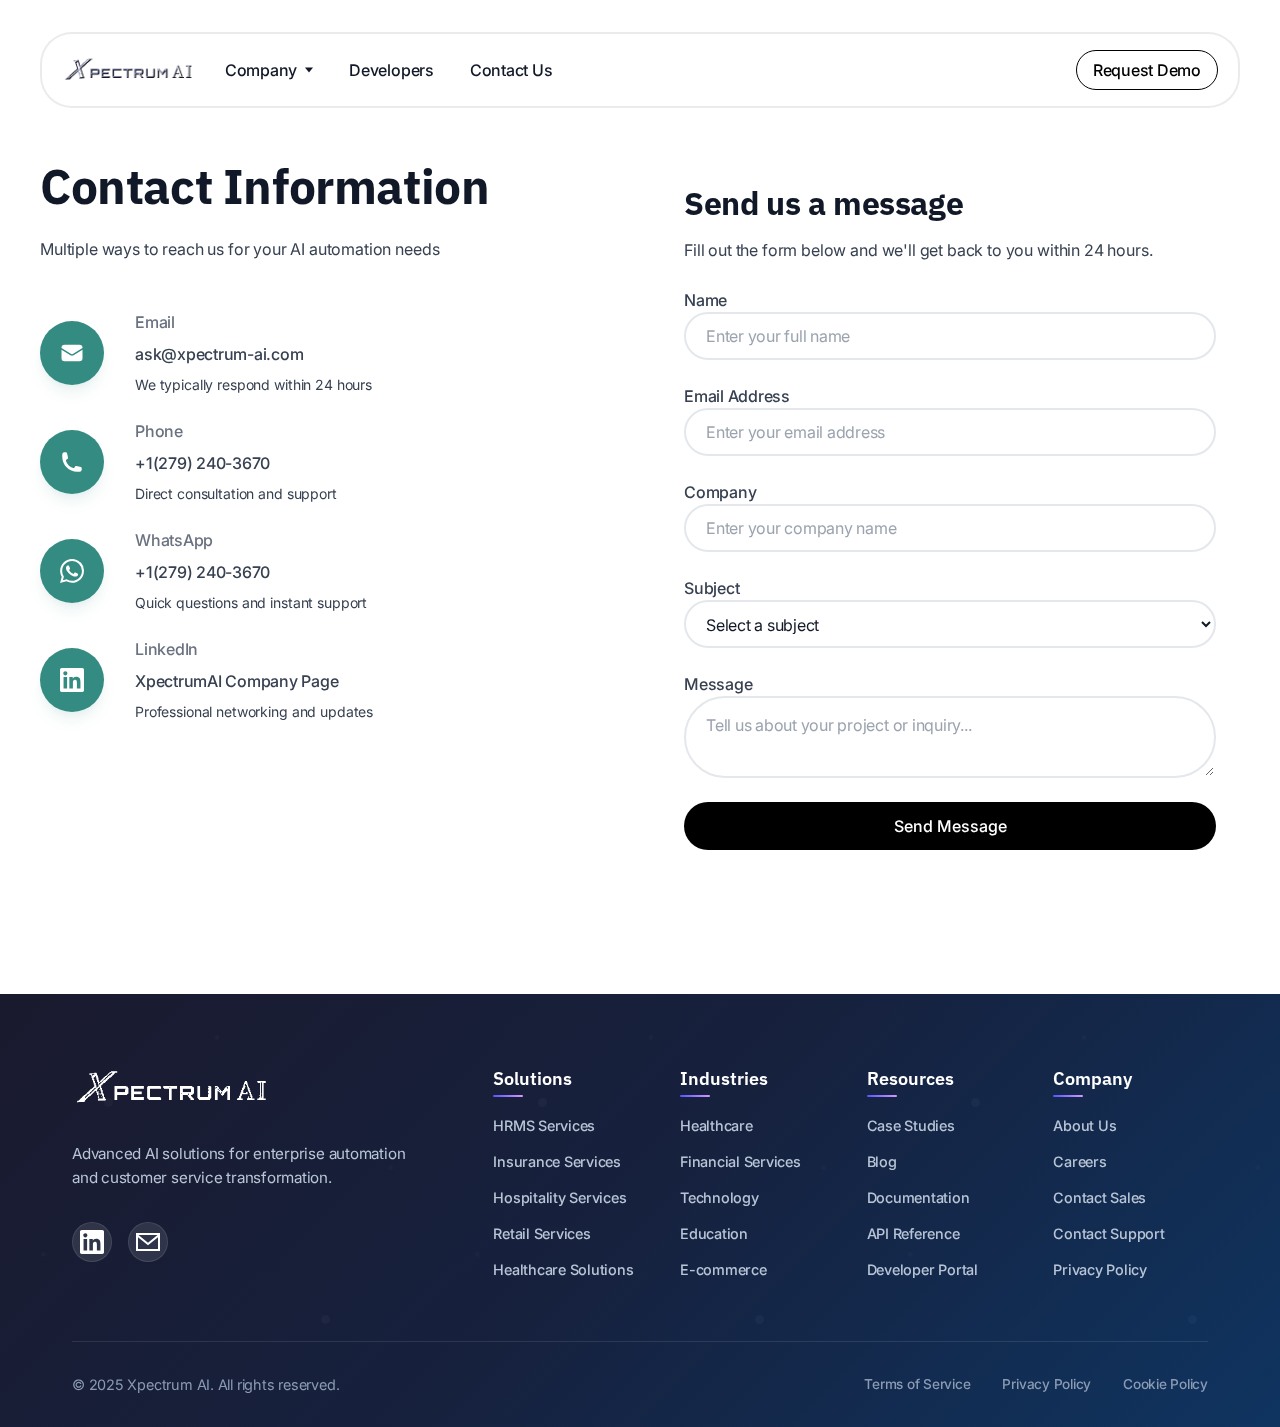
<file: contact.html>
<!DOCTYPE html>
<html lang="en">
<head>
    <meta charset="utf-8">
    <title>Contact Us - XpectrumAI</title>
    <meta content="Get in touch with XpectrumAI. Contact our team for AI agent solutions, support, and partnership opportunities." name="description">
    <meta content="width=device-width, initial-scale=1" name="viewport">
    
    <!-- Stylesheets -->
    <link href="assets/css/ego-isocloud-tmpl.webflow.13e65eb96.min.css" rel="stylesheet" type="text/css">
    
    <!-- Google Fonts -->
    <link href="https://fonts.googleapis.com" rel="preconnect">
    <link href="https://fonts.gstatic.com" rel="preconnect" crossorigin="anonymous">
    
    <!-- Favicons -->
    <link href="assets/images/xpectrumLogo.png" rel="shortcut icon" type="image/x-icon">
    <link href="assets/images/xpectrumLogo.png" rel="apple-touch-icon">
    
    <!-- Scripts -->
    <script src="assets/js/webfont.js" type="text/javascript"></script>
    <script type="text/javascript">
        WebFont.load({
            google: {
                families: ["IBM Plex Sans:regular,700,700italic", "Inter:regular,500,700"]
            }
        });
    </script>
    <script type="text/javascript">
        !function(o,c){
            var n=c.documentElement,t=" w-mod-";
            n.className+=t+"js",
            ("ontouchstart"in o||o.DocumentTouch&&c instanceof DocumentTouch)&&(n.className+=t+"touch")
        }(window,document);
    </script>
    
    <!-- Custom CSS for Dropdown -->
    <style>
        .w-dropdown-list {
            display: none;
            position: absolute;
            top: 100%;
            left: 0;
            z-index: 1000;
            background: white;
            border-radius: 8px;
            box-shadow: 0 10px 30px rgba(0,0,0,0.1);
            min-width: 300px;
            padding: 20px;
        }
        
        .w-dropdown.w--open .w-dropdown-list {
            display: block !important;
        }
        
        .company-grid {
            display: grid;
            grid-template-columns: repeat(4, 1fr);
            gap: 25px;
            max-width: 800px;
        }
        
        /* Improved Typography for Paragraphs */
        .body-text-l, .body-text-m, .body-text-s {
            font-family: 'Inter', -apple-system, BlinkMacSystemFont, 'Segoe UI', Roboto, Oxygen, Ubuntu, Cantarell, sans-serif !important;
            font-weight: 400 !important;
            line-height: 1.6 !important;
            letter-spacing: -0.01em !important;
            color: #374151 !important;
        }

        .body-text-l {
            font-size: 1.125rem !important;
            line-height: 1.7 !important;
        }

        .body-text-m {
            font-size: 1rem !important;
            line-height: 1.6 !important;
        }

        .body-text-s {
            font-size: 0.875rem !important;
            line-height: 1.5 !important;
        }
        
        .dropdown-service {
            padding: 20px;
            border-radius: 8px;
            transition: all 0.3s ease;
            text-decoration: none;
            color: inherit;
            min-width: 0;
            max-width: 180px;
        }
        
        .dropdown-service {
            padding: 10px;
            border-radius: 8px;
            transition: all 0.3s ease;
            text-decoration: none;
            color: inherit;
            min-width: 0;
        }
        
        .dropdown-service .g-stack-xl {
            gap: 8px;
        }
        
        .dropdown-service .headline.xxs {
            font-size: 16px;
            line-height: 1.2;
        }
        
        .dropdown-service .body-text-s {
            font-size: 14px;
            line-height: 1.3;
        }
        
        .navigation-dropdown-icon {
            width: 24px;
            height: 24px;
        }
        
        /* Mobile Responsive Dropdown */
        @media (max-width: 768px) {
            .company-grid {
                grid-template-columns: repeat(2, 1fr);
                gap: 10px;
                max-width: 100%;
            }
            
            .dropdown-service {
                max-width: none;
                padding: 12px 8px;
            }
            
            .dropdown-service .headline.xxs {
                font-size: 13px;
            }
            
            .dropdown-service .body-text-s {
                font-size: 11px;
                line-height: 1.2;
            }
            
            .navigation-dropdown-icon {
                width: 18px;
                height: 18px;
            }
            
            .w-dropdown-list {
                min-width: 280px;
                max-width: 320px;
            }
        }
        
        @media (max-width: 480px) {
            .company-grid {
                grid-template-columns: 1fr;
                gap: 8px;
            }
            
            .dropdown-service {
                padding: 10px 8px;
            }
        }
        
        /* Perfect Footer Styles */
        .footer-section {
            background: linear-gradient(135deg, #1a1a2e 0%, #16213e 50%, #0f3460 100%);
            color: #ffffff;
            padding: 4rem 0 2rem 0;
            position: relative;
            overflow: hidden;
        }
        
        .footer-section::before {
            content: '';
            position: absolute;
            top: 0;
            left: 0;
            right: 0;
            bottom: 0;
            background: url('data:image/svg+xml,<svg xmlns="http://www.w3.org/2000/svg" viewBox="0 0 100 100"><defs><pattern id="grain" width="100" height="100" patternUnits="userSpaceOnUse"><circle cx="25" cy="25" r="1" fill="rgba(255,255,255,0.03)"/><circle cx="75" cy="75" r="1" fill="rgba(255,255,255,0.03)"/><circle cx="50" cy="10" r="0.5" fill="rgba(255,255,255,0.02)"/><circle cx="10" cy="60" r="0.5" fill="rgba(255,255,255,0.02)"/><circle cx="90" cy="40" r="0.5" fill="rgba(255,255,255,0.02)"/></pattern></defs><rect width="100" height="100" fill="url(%23grain)"/></svg>');
            pointer-events: none;
        }
        
        .footer-container {
            max-width: 1200px;
            margin: 0 auto;
            padding: 0 2rem;
            position: relative;
            z-index: 1;
        }
        
        .footer-main {
            display: grid;
            grid-template-columns: 1fr 2fr;
            gap: 4rem;
            margin-bottom: 3rem;
        }
        
        .footer-company-info {
            max-width: 350px;
        }
        
        .footer-logo {
            margin-bottom: 1.5rem;
        }
        
        .footer-logo-img {
            max-height: 60px;
            width: auto;
            filter: brightness(0) invert(1);
        }
        
        .footer-description {
            color: #b8c5d6;
            line-height: 1.6;
            margin-bottom: 2rem;
            font-size: 0.95rem;
        }
        
        .footer-social {
            display: flex;
            gap: 1rem;
        }
        
        .social-link {
            display: flex;
            align-items: center;
            justify-content: center;
            width: 40px;
            height: 40px;
            background: rgba(255, 255, 255, 0.1);
            border-radius: 50%;
            color: #ffffff;
            text-decoration: none;
            transition: all 0.3s ease;
            backdrop-filter: blur(10px);
            border: 1px solid rgba(255, 255, 255, 0.1);
        }
        
        .social-link:hover {
            background: rgba(255, 255, 255, 0.2);
            transform: translateY(-2px);
            box-shadow: 0 8px 25px rgba(0, 0, 0, 0.3);
        }
        
        .footer-links {
            display: grid;
            grid-template-columns: repeat(4, 1fr);
            gap: 2rem;
        }
        
        .footer-column-title {
            color: #ffffff;
            font-size: 1.1rem;
            font-weight: 600;
            margin-bottom: 1.5rem;
            position: relative;
        }
        
        .footer-column-title::after {
            content: '';
            position: absolute;
            bottom: -0.5rem;
            left: 0;
            width: 30px;
            height: 2px;
            background: linear-gradient(90deg, #5754ff, #d499fe);
            border-radius: 1px;
        }
        
        .footer-links-list {
            list-style: none;
            padding: 0;
            margin: 0;
        }
        
        .footer-links-list li {
            margin-bottom: 0.75rem;
        }
        
        .footer-link {
            color: #b8c5d6;
            text-decoration: none;
            font-size: 0.9rem;
            transition: all 0.3s ease;
            position: relative;
            padding-left: 0;
        }
        
        .footer-link::before {
            content: '';
            position: absolute;
            left: 0;
            top: 50%;
            width: 0;
            height: 1px;
            background: linear-gradient(90deg, #5754ff, #d499fe);
            transition: width 0.3s ease;
            transform: translateY(-50%);
        }
        
        .footer-link:hover {
            color: #ffffff;
            padding-left: 1rem;
        }
        
        .footer-link:hover::before {
            width: 0.75rem;
        }
        
        .footer-bottom {
            border-top: 1px solid rgba(255, 255, 255, 0.1);
            padding-top: 2rem;
        }
        
        .footer-bottom-content {
            display: flex;
            justify-content: space-between;
            align-items: center;
            flex-wrap: wrap;
            gap: 1rem;
        }
        
        .footer-copyright {
            color: #8b9bb4;
            font-size: 0.9rem;
            margin: 0;
        }
        
        .footer-legal {
            display: flex;
            gap: 2rem;
        }
        
        .footer-legal-link {
            color: #8b9bb4;
            text-decoration: none;
            font-size: 0.85rem;
            transition: color 0.3s ease;
        }
        
        .footer-legal-link:hover {
            color: #ffffff;
        }
        
        /* Responsive Design */
        @media (max-width: 1024px) {
            .footer-main {
                grid-template-columns: 1fr;
                gap: 3rem;
            }
            
            .footer-company-info {
                max-width: 100%;
                text-align: center;
            }
            
            .footer-social {
                justify-content: center;
            }
        }
        
        @media (max-width: 768px) {
            .footer-section {
                padding: 3rem 0 1.5rem 0;
            }
            
            .footer-container {
                padding: 0 1rem;
            }
            
            .footer-links {
                grid-template-columns: repeat(2, 1fr);
                gap: 2rem;
            }
            
            .footer-bottom-content {
                flex-direction: column;
                text-align: center;
            }
            
            .footer-legal {
                justify-content: center;
            }
        }
        
                @media (max-width: 480px) {
            .footer-links {
                grid-template-columns: 1fr;
                gap: 2rem;
            }
            
            .footer-legal {
                flex-direction: column;
                gap: 0.5rem;
            }
        }
        
        .dropdown-service:hover {
            background: #f8f9fa;
            transform: translateY(-2px);
        }
    </style>
</head>

<body>
    <!-- Main Page Wrapper -->
    <div class="page-wrapper">
        
        <!-- Navigation Section -->
        <div class="navbar-wrapper">
            <div data-animation="default" data-collapse="medium" data-duration="400" data-easing="ease" data-easing2="ease" role="banner" class="navbar w-nav">
                <div class="row navbar-full-bleed">
                    <div class="nav-container">
                        <a href="/" aria-label="XpectrumAI" class="logotype w-nav-brand">
                            <div class="logotype w-embed">
                                <img src="assets/images/xpectrumai.png" alt="XpectrumAI Logo" width="180" height="40" style="max-height: 40px; width: auto; object-fit: contain;">
                            </div>
                        </a>
                        <nav role="navigation" class="nav-menu indent-m w-nav-menu">
                            <div class="nav-start">
                                <div class="fill-100 md-avs">
                                    <div data-hover="false" data-delay="0" class="dropdown nav w-dropdown">
                                        <div class="dropdown-link navigation w-dropdown-toggle">
                                            <div class="label-m">Company<br></div>
                                            <div class="asset offset-r w-embed">
                                                <svg xmlns="http://www.w3.org/2000/svg" width="24" height="24" fill="currentColor" viewBox="0 0 24 24">
                                                    <path fill-rule="evenodd" d="M8 9.5h8l-4 5-4-5Z" clip-rule="evenodd"></path>
                                                </svg>
                                            </div>
                                        </div>
                                        <nav class="dropdown-list navigation w-dropdown-list" id="w-dropdown-list-0" aria-labelledby="w-dropdown-toggle-0">
                                            <div class="w-layout-grid company-grid">
                                                <a href="about.html" class="service-card dropdown-service w-inline-block" tabindex="0">
                                                    <div class="g-stack-xl fill-100 md-inline">
                                                        <img alt="about icon" loading="lazy" src="assets/images/6544f2728f0eed98d9944652_About%20icon.svg" class="navigation-dropdown-icon">
                                                        <div class="g-stack-l fill-100">
                                                            <h3 class="headline xxs">About</h3>
                                                            <p class="body-text-s display-lg">Discover our mission to revolutionize business with AI agents.</p>
                                                        </div>
                                                    </div>
                                                </a>

                                                <a href="/products" class="service-card dropdown-service w-inline-block" tabindex="0">
                                                    <div class="g-stack-xl fill-100 md-inline">
                                                        <img alt="products icon" loading="lazy" src="assets/images/6544f2728f0eed98d9944652_About%20icon.svg" class="navigation-dropdown-icon">
                                                        <div class="g-stack-l fill-100">
                                                            <h3 class="headline xxs">Products</h3>
                                                            <p class="body-text-s display-lg">AI agents that work like real employees.</p>
                                                        </div>
                                                    </div>
                                                </a>
                                                <a href="http://api.xpectrum-ai.com/" target="_blank" class="service-card dropdown-service w-inline-block" tabindex="0">
                                                    <div class="g-stack-xl fill-100 md-inline">
                                                        <img alt="api icon" loading="lazy" src="assets/images/6544f2728f0eed98d9944652_About%20icon.svg" class="navigation-dropdown-icon">
                                                        <div class="g-stack-l fill-100">
                                                            <h3 class="headline xxs">API</h3>
                                                            <p class="body-text-s display-lg">Access our AI agent APIs and documentation.</p>
                                                        </div>
                                                    </div>
                                                </a>
                                            </div>
                                        </nav>
                                    </div>
                                    <a href="https://developer.xpectrum-ai.com/" target="_blank" class="nav-link label-m w-nav-link">Developers</a>
                                    <a href="/contact.html" aria-current="page" class="nav-link label-m w-nav-link w--current">Contact Us</a>
                                </div>
                            </div>
                            <div class="nav-buttons">
                                <a href="/contact.html" class="button secondary size-m navigation w-button">Request Demo</a>
                            </div>
                        </nav>
                        <div data-w-id="8f5bc5b6-d9ab-e1b5-dcfd-6fdefec6acbb" class="menu-button w-nav-button">
                            <a href="#" data-w-id="8f5bc5b6-d9ab-e1b5-dcfd-6fdefec6acbc" class="hamburger-wrapper w-inline-block">
                                <div data-w-id="8f5bc5b6-d9ab-e1b5-dcfd-6fdefec6acbd" class="burger-line"></div>
                                <div data-w-id="8f5bc5b6-d9ab-e1b5-dcfd-6fdefec6acbe" class="burger-line"></div>
                                <div data-w-id="8f5bc5b6-d9ab-e1b5-dcfd-6fdefec6acbf" class="burger-line"></div>
                            </a>
                        </div>
                    </div>
                </div>
            </div>
        </div>

        <!-- Contact Hero Section -->
        <div class="relative">

        </div>

        <!-- Contact Form Section -->
        <section class="section _2xl" style="padding-top: 120px; margin-top: 40px;">
            <div class="wrapper g-stack-3xl">
                <div class="row">
                    <div class="col lg6 md5 mdl6 sm2">
                        <div class="g-stack-2xl">
                            <div class="g-stack-xl">
                                <h2 class="headline l">Contact Information</h2>
                                <p class="body-text-m tc-neutrals-700">Multiple ways to reach us for your AI automation needs</p>
                            </div>
                            <div class="g-stack-xl">
                                <div class="g-stack-l">
                                    <div class="g-inline-l ahc">
                                        <div style="display: flex; height: 4rem; width: 4rem; flex-shrink: 0; align-items: center; justify-content: center; border-radius: 9999px; background-image: linear-gradient(135deg, #338B81, #338B81); box-shadow: 0 10px 15px -3px rgba(51, 139, 129, 0.1), 0 4px 6px -2px rgba(51, 139, 129, 0.05); transition-property: all; transition-timing-function: cubic-bezier(0.4, 0, 0.2, 1); transition-duration: 300ms; margin-right: 15px;">
                                            <svg xmlns="http://www.w3.org/2000/svg" width="24" height="24" fill="white" viewBox="0 0 24 24">
                                                <path d="M1.5 8.67v8.58a3 3 0 0 0 3 3h15a3 3 0 0 0 3-3V8.67l-8.928 5.493a3 3 0 0 1-3.144 0L1.5 8.67Z"/>
                                                <path d="M22.5 6.908V6.75a3 3 0 0 0-3-3h-15a3 3 0 0 0-3 3v.158l9.714 5.978a1.5 1.5 0 0 0 1.572 0L22.5 6.908Z"/>
                                            </svg>
                                        </div>
                                        <div class="g-stack-s">
                                            <p class="label-m">Email</p>
                                            <a href="mailto:ask@xpectrum-ai.com" class="link dark">ask@xpectrum-ai.com</a>
                                            <p class="body-text-s tc-neutrals-500">We typically respond within 24 hours</p>
                                        </div>
                                    </div>
                                </div>
                                <div class="g-stack-l">
                                    <div class="g-inline-l ahc">
                                        <div style="display: flex; height: 4rem; width: 4rem; flex-shrink: 0; align-items: center; justify-content: center; border-radius: 9999px; background-image: linear-gradient(135deg, #338B81, #338B81); box-shadow: 0 10px 15px -3px rgba(51, 139, 129, 0.1), 0 4px 6px -2px rgba(51, 139, 129, 0.05); transition-property: all; transition-timing-function: cubic-bezier(0.4, 0, 0.2, 1); transition-duration: 300ms; margin-right: 15px;">
                                            <svg xmlns="http://www.w3.org/2000/svg" width="24" height="24" fill="white" viewBox="0 0 24 24">
                                                <path d="M2.25 6.75c0 8.284 6.716 15 15 15h2.25a2.25 2.25 0 0 0 2.25-2.25v-1.372c0-.516-.351-.966-.852-1.091l-4.423-1.106c-.44-.11-.902.055-1.173.417l-.97 1.293c-.282.376-.769.542-1.21.38a12.035 12.035 0 0 1-7.143-7.143c-.162-.441.004-.928.38-1.21l1.293-.97c.363-.271.527-.734.417-1.173L6.963 3.102a1.125 1.125 0 0 0-1.091-.852H4.5A2.25 2.25 0 0 0 2.25 4.5v2.25Z"/>
                                            </svg>
                                        </div>
                                        <div class="g-stack-s">
                                            <p class="label-m">Phone</p>
                                            <a href="tel:+12792403670" class="link dark">+1(279) 240-3670</a>
                                            <p class="body-text-s tc-neutrals-500">Direct consultation and support</p>
                                        </div>
                                    </div>
                                </div>
                                <div class="g-stack-l">
                                    <div class="g-inline-l ahc">
                                        <div style="display: flex; height: 4rem; width: 4rem; flex-shrink: 0; align-items: center; justify-content: center; border-radius: 9999px; background-image: linear-gradient(135deg, #338B81, #338B81); box-shadow: 0 10px 15px -3px rgba(51, 139, 129, 0.1), 0 4px 6px -2px rgba(51, 139, 129, 0.05); transition-property: all; transition-timing-function: cubic-bezier(0.4, 0, 0.2, 1); transition-duration: 300ms; margin-right: 15px;">
                                            <svg xmlns="http://www.w3.org/2000/svg" width="24" height="24" fill="white" viewBox="0 0 24 24">
                                                <path d="M17.472 14.382c-.297-.149-1.758-.867-2.03-.967-.273-.099-.471-.148-.67.15-.197.297-.767.966-.94 1.164-.173.199-.347.223-.644.075-.297-.15-1.255-.463-2.39-1.475-.883-.788-1.48-1.761-1.653-2.059-.173-.297-.018-.458.13-.606.134-.133.298-.347.446-.52.149-.174.198-.298.298-.497.099-.198.05-.371-.025-.52-.075-.149-.669-1.612-.916-2.207-.242-.579-.487-.5-.669-.51-.173-.008-.371-.01-.57-.01-.198 0-.52.074-.792.372-.272.297-1.04 1.016-1.04 2.479 0 1.462 1.065 2.875 1.213 3.074.149.198 2.096 3.2 5.077 4.487.709.306 1.262.489 1.694.625.712.227 1.36.195 1.871.118.571-.085 1.758-.719 2.006-1.413.248-.694.248-1.289.173-1.413-.074-.124-.272-.198-.57-.347m-5.421 7.403h-.004a9.87 9.87 0 01-5.031-1.378l-.361-.214-3.741.982.998-3.648-.235-.374a9.86 9.86 0 01-1.51-5.26c.001-5.45 4.436-9.884 9.888-9.884 2.64 0 5.122 1.03 6.988 2.898a9.825 9.825 0 012.893 6.994c-.003 5.45-4.437 9.884-9.885 9.884m8.413-18.297A11.815 11.815 0 0012.05 0C5.495 0 .16 5.335.157 11.892c0 2.096.547 4.142 1.588 5.945L.057 24l6.305-1.654a11.882 11.882 0 005.683 1.448h.005c6.554 0 11.89-5.335 11.893-11.893A11.821 11.821 0 0020.885 3.488"/>
                                            </svg>
                                        </div>
                                        <div class="g-stack-s">
                                            <p class="label-m">WhatsApp</p>
                                            <a href="https://wa.me/12792403670" class="link dark" target="_blank">+1(279) 240-3670</a>
                                            <p class="body-text-s tc-neutrals-500">Quick questions and instant support</p>
                                        </div>
                                    </div>
                                </div>
                                <div class="g-stack-l">
                                    <div class="g-inline-l ahc">
                                        <div style="display: flex; height: 4rem; width: 4rem; flex-shrink: 0; align-items: center; justify-content: center; border-radius: 9999px; background-image: linear-gradient(135deg, #338B81, #338B81); box-shadow: 0 10px 15px -3px rgba(51, 139, 129, 0.1), 0 4px 6px -2px rgba(51, 139, 129, 0.05); transition-property: all; transition-timing-function: cubic-bezier(0.4, 0, 0.2, 1); transition-duration: 300ms; margin-right: 15px;">
                                            <svg xmlns="http://www.w3.org/2000/svg" width="24" height="24" fill="white" viewBox="0 0 24 24">
                                                <path d="M20.447 20.452h-3.554v-5.569c0-1.328-.027-3.037-1.852-3.037-1.853 0-2.136 1.445-2.136 2.939v5.667H9.351V9h3.414v1.561h.046c.477-.9 1.637-1.85 3.37-1.85 3.601 0 4.267 2.37 4.267 5.455v6.286zM5.337 7.433c-1.144 0-2.063-.926-2.063-2.065 0-1.138.92-2.063 2.063-2.063 1.14 0 2.064.925 2.064 2.063 0 1.139-.925 2.065-2.064 2.065zm1.782 13.019H3.555V9h3.564v11.452zM22.225 0H1.771C.792 0 0 .774 0 1.729v20.542C0 23.227.792 24 1.771 24h20.451C23.2 24 24 23.227 24 22.271V1.729C24 .774 23.2 0 22.222 0h.003z"/>
                                            </svg>
                                        </div>
                                        <div class="g-stack-s">
                                            <p class="label-m">LinkedIn</p>
                                            <a href="https://www.linkedin.com/company/74917151/admin/page-posts/published/" class="link dark" target="_blank">XpectrumAI Company Page</a>
                                            <p class="body-text-s tc-neutrals-500">Professional networking and updates</p>
                                        </div>
                                    </div>
                                </div>

                            </div>
                        </div>
                    </div>
                    <div class="col lg6 md5 mdl6 sm2">
                        <div class="card corners-2xl bgc-white-100">
                            <div class="card-wrapper">
                                <div class="inset-xl">
                                    <div class="g-stack-xl">
                                        <div class="g-stack-l">
                                            <h3 class="headline m">Send us a message</h3>
                                            <p class="body-text-m tc-neutrals-700">Fill out the form below and we'll get back to you within 24 hours.</p>
                                        </div>
                                        <div class="form-block">
                                            <form id="contact-form" name="contact-form" method="post" class="g-stack-xl">
                                                <div>
                                                    <label for="Name" class="label-m">Name</label>
                                                    <input class="input size-l w-input" maxlength="256" name="Name"  placeholder="Enter your full name" type="text" id="Name" required="" autocomplete="name">
                                                </div>
                                                <div>
                                                    <label for="Email-Contact" class="label-m">Email Address</label>
                                                    <input class="input size-l w-input" maxlength="256" name="Email-Contact"  placeholder="Enter your email address" type="email" id="Email-Contact" required="" autocomplete="email">
                                                </div>
                                                <div>
                                                    <label for="Company" class="label-m">Company</label>
                                                    <input class="input size-l w-input" maxlength="256" name="Company"  placeholder="Enter your company name" type="text" id="Company" autocomplete="organization">
                                                </div>
                                                <div>
                                                    <label for="Subject" class="label-m">Subject</label>
                                                    <select class="input size-l w-select" name="Subject"  id="Subject" required="" style="width: 100%; padding: 12px 16px; font-size: 16px; line-height: 1.5; text-overflow: ellipsis; white-space: nowrap; overflow: hidden;">
                                                        <option value="" style="padding: 8px;">Select a subject</option>
                                                        <option value="General Inquiry" style="padding: 8px;">General Inquiry</option>
                                                        <option value="Product Demo" style="padding: 8px;">Product Demo</option>
                                                        <option value="Partnership" style="padding: 8px;">Partnership</option>
                                                        <option value="Support" style="padding: 8px;">Support</option>
                                                        <option value="Sales" style="padding: 8px;">Sales</option>
                                                    </select>
                                                </div>
                                                <div>
                                                    <label for="Message" class="label-m">Message</label>
                                                    <textarea class="input size-l w-input" maxlength="5000" name="Message"  placeholder="Tell us about your project or inquiry..." id="Message" required=""></textarea>
                                                </div>
                                                <input type="submit"  class="button primary-dark size-l fill-100 w-button" value="Send Message">
                                            </form>
                                            <div class="form-success-message">
                                                <div class="inset-xl corners-2xl ahc bgc-success-200">
                                                    <div class="body-text-m tc-black-64">Thank you! Your message has been sent successfully. We'll get back to you within 24 hours.</div>
                                                </div>
                                            </div>
                                            <div class="form-error-message">
                                                <div class="inset-xl corners-2xl ahc bgc-error-200">
                                                    <div class="body-text-m tc-black-64">Oops! Something went wrong while sending your message. Please try again.</div>
                                                </div>
                                            </div>
                                        </div>
                                    </div>
                                </div>
                            </div>
                        </div>
                    </div>
                </div>
            </div>
        </section>

        <!-- Perfect Footer Section -->
        <footer class="footer-section">
            <div class="footer-container">
                <!-- Main Footer Content -->
                <div class="footer-main">
                    <!-- Company Info -->
                    <div class="footer-company-info">
                        <div class="footer-logo">
                            <img src="assets/images/xpectrumai.png" alt="XpectrumAI Logo" class="footer-logo-img">
                                    </div>
                        <p class="footer-description">
                            Advanced AI solutions for enterprise automation and customer service transformation.
                        </p>
                        <div class="footer-social">
                            <a href="https://www.linkedin.com/company/74917151/admin/page-posts/published/" class="social-link" aria-label="LinkedIn" target="_blank">
                                <svg width="24" height="24" viewBox="0 0 24 24" fill="currentColor">
                                    <path d="M20.447 20.452h-3.554v-5.569c0-1.328-.027-3.037-1.852-3.037-1.853 0-2.136 1.445-2.136 2.939v5.667H9.351V9h3.414v1.561h.046c.477-.9 1.637-1.85 3.37-1.85 3.601 0 4.267 2.37 4.267 5.455v6.286zM5.337 7.433c-1.144 0-2.063-.926-2.063-2.065 0-1.138.92-2.063 2.063-2.063 1.14 0 2.064.925 2.064 2.063 0 1.139-.925 2.065-2.064 2.065zm1.782 13.019H3.555V9h3.564v11.452zM22.225 0H1.771C.792 0 0 .774 0 1.729v20.542C0 23.227.792 24 1.771 24h20.451C23.2 24 24 23.227 24 22.271V1.729C24 .774 23.2 0 22.222 0h.003z"/>
                                </svg>
                            </a>
                            <a href="mailto:ask@xpectrum-ai.com" class="social-link" aria-label="Email">
                                <svg width="24" height="24" viewBox="0 0 24 24" fill="currentColor">
                                    <path d="M0 3v18h24V3H0zm21.518 2L12 12.713 2.482 5h19.036zM2 19V7.183l10 8.104 10-8.104V19H2z"/>
                                </svg>
                            </a>
                        </div>
                    </div>

                    <!-- Footer Links -->
                    <div class="footer-links">
                        <div class="footer-column">
                            <h3 class="footer-column-title">Solutions</h3>
                            <ul class="footer-links-list">
                                <li><a href="#" class="footer-link">HRMS Services</a></li>
                                <li><a href="#" class="footer-link">Insurance Services</a></li>
                                <li><a href="#" class="footer-link">Hospitality Services</a></li>
                                <li><a href="#" class="footer-link">Retail Services</a></li>
                                <li><a href="#" class="footer-link">Healthcare Solutions</a></li>
                            </ul>
                        </div>

                        <div class="footer-column">
                            <h3 class="footer-column-title">Industries</h3>
                            <ul class="footer-links-list">
                                <li><a href="#" class="footer-link">Healthcare</a></li>
                                <li><a href="#" class="footer-link">Financial Services</a></li>
                                <li><a href="#" class="footer-link">Technology</a></li>
                                <li><a href="#" class="footer-link">Education</a></li>
                                <li><a href="#" class="footer-link">E-commerce</a></li>
                            </ul>
                        </div>

                        <div class="footer-column">
                            <h3 class="footer-column-title">Resources</h3>
                            <ul class="footer-links-list">
                                <li><a href="#" class="footer-link">Case Studies</a></li>
                                <li><a href="#" class="footer-link">Blog</a></li>
                                <li><a href="#" class="footer-link">Documentation</a></li>
                                <li><a href="#" class="footer-link">API Reference</a></li>
                                <li><a href="#" class="footer-link">Developer Portal</a></li>
                            </ul>
                        </div>

                        <div class="footer-column">
                            <h3 class="footer-column-title">Company</h3>
                            <ul class="footer-links-list">
                                <li><a href="about.html" class="footer-link">About Us</a></li>
                                <li><a href="#" class="footer-link">Careers</a></li>
                                <li><a href="contact.html" class="footer-link">Contact Sales</a></li>
                                <li><a href="#" class="footer-link">Contact Support</a></li>
                                <li><a href="#" class="footer-link">Privacy Policy</a></li>
                            </ul>
                                </div>
                    </div>
                </div>

                <!-- Footer Bottom -->
                <div class="footer-bottom">
                    <div class="footer-bottom-content">
                        <p class="footer-copyright">© 2025 Xpectrum AI. All rights reserved.</p>
                        <div class="footer-legal">
                            <a href="#" class="footer-legal-link">Terms of Service</a>
                            <a href="#" class="footer-legal-link">Privacy Policy</a>
                            <a href="#" class="footer-legal-link">Cookie Policy</a>
                        </div>
                    </div>
                </div>
            </div>
        </footer>
    </div>

    <!-- jQuery -->
    <script src="assets/js/jquery-3.5.1.min.dc5e7f18c8.js" type="text/javascript" crossorigin="anonymous"></script>
    
    <!-- Webflow Scripts -->
    <script src="assets/js/webflow.c91af5672.js" type="text/javascript"></script>
    
    <!-- Contact Form Script -->
    <script>
        $(document).ready(function() {
            // Initialize dropdown functionality
            $('.w-dropdown-toggle').on('click', function(e) {
                e.preventDefault();
                e.stopPropagation();
                var dropdown = $(this).closest('.w-dropdown');
                var dropdownList = dropdown.find('.w-dropdown-list');
                
                console.log('Dropdown clicked:', dropdown.length, dropdownList.length);
                
                // Toggle dropdown
                if (dropdown.hasClass('w--open')) {
                    dropdown.removeClass('w--open');
                    dropdownList.hide();
                } else {
                    // Close other dropdowns
                    $('.w-dropdown').removeClass('w--open');
                    $('.w-dropdown-list').hide();
                    
                    // Open this dropdown
                    dropdown.addClass('w--open');
                    dropdownList.show();
                }
            });
            
            // Close dropdown when clicking outside
            $(document).on('click', function(e) {
                if (!$(e.target).closest('.w-dropdown').length) {
                    $('.w-dropdown').removeClass('w--open');
                    $('.w-dropdown-list').slideUp(200);
                }
            });
            
            // Hide success/error messages by default
            $('.form-success-message, .form-error-message').hide();
            
            // Handle form submission
            $('#contact-form').on('submit', function(e) {
                e.preventDefault();
                
                // Get form data
                var formData = {
                    name: $('#Name').val(),
                    email: $('#Email-Contact').val(),
                    company: $('#Company').val(),
                    subject: $('#Subject').val(),
                    message: $('#Message').val()
                };
                
                // Simple validation
                if (!formData.name || !formData.email || !formData.subject || !formData.message) {
                    $('.form-error-message').show();
                    $('.form-success-message').hide();
                    return false;
                }
                
                // Show success message (in real implementation, you'd send data to server)
                $('.form-success-message').show();
                $('.form-error-message').hide();
                
                // Reset form
                $('#contact-form')[0].reset();
                
                // Hide success message after 5 seconds
                setTimeout(function() {
                    $('.form-success-message').hide();
                }, 5000);
            });
        });
    </script>
</body>
</html>
</file>
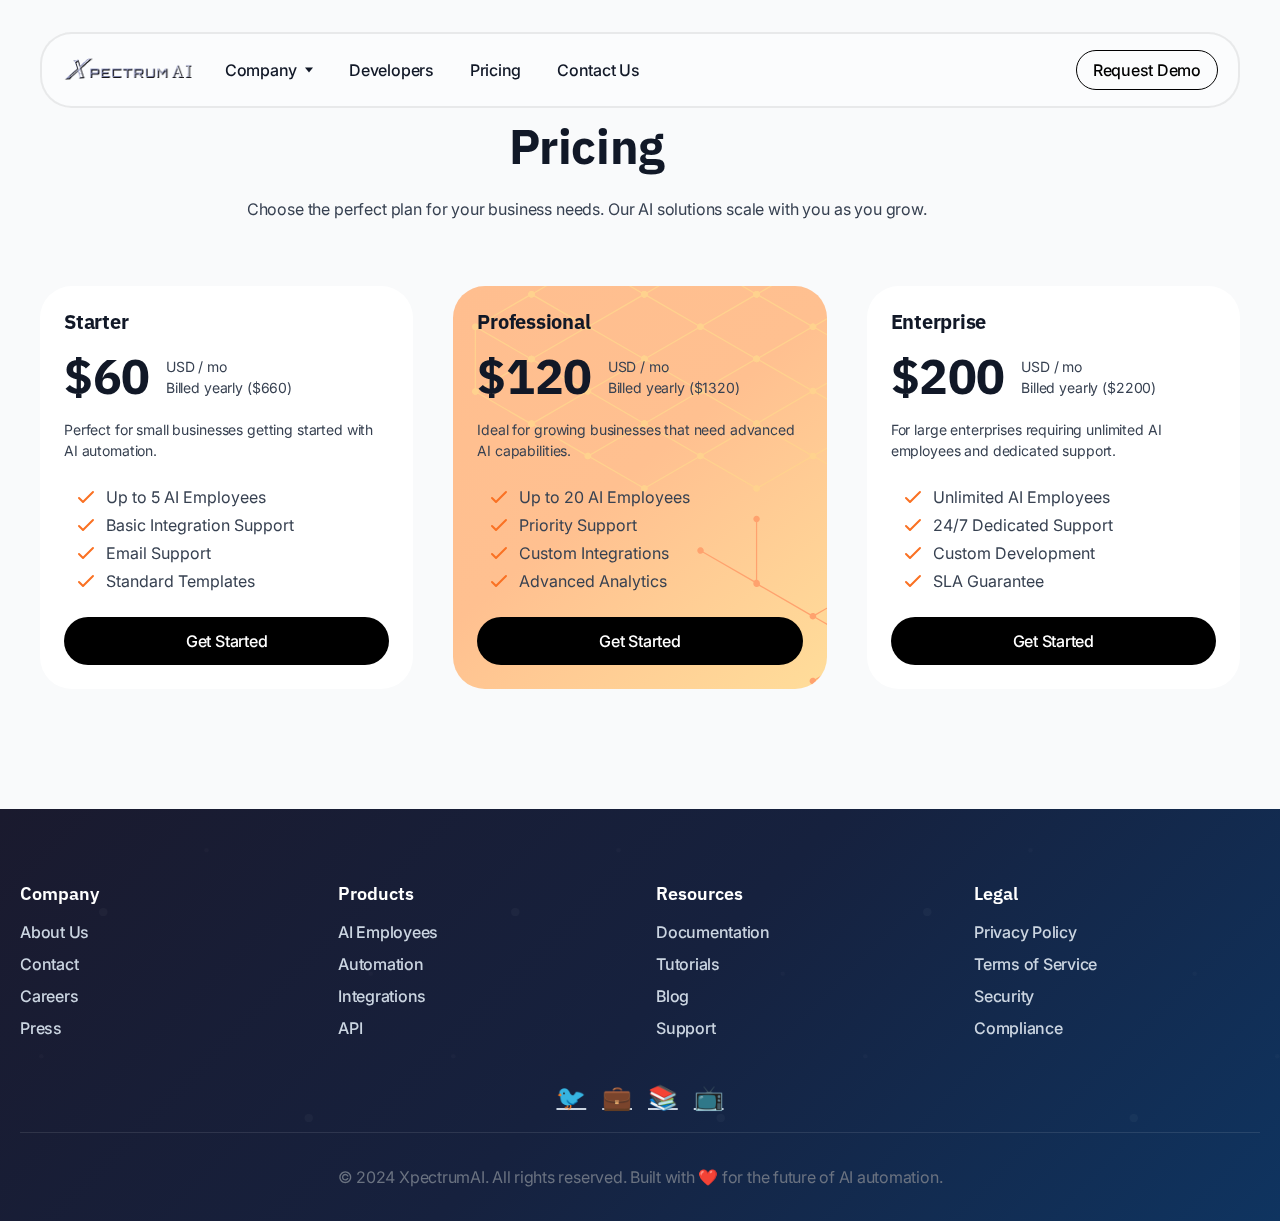
<file: pricing-backup.html>
<!DOCTYPE html>
<!-- 
    PRICING PAGE BACKUP
    This file contains the complete backup of the pricing page design and content.
    When you need to restore the pricing functionality, you can use this file.
    
    Original file: pricing.html
    Backup created: [Current Date]
    Purpose: Fallback storage for pricing page design and content
-->

<html lang="en">
<head>
    <meta charset="utf-8">
    <title>Pricing - XpectrumAI</title>
    <meta content="Get in touch with XpectrumAI. Contact our team for AI agent solutions, support, and partnership opportunities." name="description">
    <meta content="width=device-width, initial-scale=1" name="viewport">
    
    <!-- Stylesheets -->
    <link href="assets/css/ego-isocloud-tmpl.webflow.13e65eb96.min.css" rel="stylesheet" type="text/css">
    
    <!-- Google Fonts -->
    <link href="https://fonts.googleapis.com" rel="preconnect">
    <link href="https://fonts.gstatic.com" rel="preconnect" crossorigin="anonymous">
    
    <!-- Favicons -->
    <link href="assets/images/653a75f0b4c3cace3eb88008_Favicon%20%282%29.png" rel="shortcut icon" type="image/x-icon">
    
    <!-- Scripts -->
    <script src="assets/js/webfont.js" type="text/javascript"></script>
    <script type="text/javascript">
        WebFont.load({
            google: {
                families: ["IBM Plex Sans:regular,700,700italic", "Inter:regular,500,700"]
            }
        });
    </script>
    <script type="text/javascript">
        !function(o,c){
            var n=c.documentElement,t=" w-mod-";
            n.className+=t+"js",
            ("ontouchstart"in o||o.DocumentTouch&&c instanceof DocumentTouch)&&(n.className+=t+"touch")
        }(window,document);
    </script>
    
    <!-- Custom CSS for Dropdown -->
    <style>
        .w-dropdown-list {
            display: none;
            position: absolute;
            top: 100%;
            left: 0;
            z-index: 1000;
            background: white;
            border-radius: 8px;
            box-shadow: 0 10px 30px rgba(0,0,0,0.1);
            min-width: 300px;
            padding: 20px;
        }
        
        .w-dropdown-list {
            display: none;
            position: absolute;
            top: 100%;
            left: 0;
            z-index: 1000;
            background: white;
            border-radius: 8px;
            box-shadow: 0 10px 30px rgba(0,0,0,0.1);
            min-width: 500px;
            padding: 40px;
        }
        
        .w-dropdown.w--open .w-dropdown-list {
            display: block !important;
        }
        
        .company-grid {
            display: grid;
            grid-template-columns: repeat(4, 1fr);
            gap: 25px;
            max-width: 800px;
        }
        
        /* Improved Typography for Paragraphs */
        .body-text-l, .body-text-m, .body-text-s {
            font-family: 'Inter', -apple-system, BlinkMacSystemFont, 'Segoe UI', Roboto, Oxygen, Ubuntu, Cantarell, sans-serif !important;
            font-weight: 400 !important;
            line-height: 1.6 !important;
            letter-spacing: -0.01em !important;
            color: #374151 !important;
        }

        .body-text-l {
            font-size: 1.125rem !important;
            line-height: 1.7 !important;
        }

        .body-text-m {
            font-size: 1rem !important;
            line-height: 1.6 !important;
        }

        .body-text-s {
            font-size: 0.875rem !important;
            line-height: 1.5 !important;
        }
        
        .dropdown-service {
            padding: 20px;
            border-radius: 8px;
            transition: all 0.3s ease;
            text-decoration: none;
            color: inherit;
            min-width: 0;
            max-width: 180px;
        }
        
        .dropdown-service {
            padding: 10px;
            border-radius: 8px;
            transition: all 0.3s ease;
            text-decoration: none;
            color: inherit;
            min-width: 0;
        }
        
        .dropdown-service .g-stack-xl {
            gap: 8px;
        }
        
        .dropdown-service .headline.xxs {
            font-size: 16px;
            line-height: 1.2;
        }
        
        .dropdown-service .body-text-s {
            font-size: 14px;
            line-height: 1.3;
        }
        
        .navigation-dropdown-icon {
            width: 24px;
            height: 24px;
        }
        
        /* Mobile Responsive Dropdown */
        @media (max-width: 768px) {
            .company-grid {
                grid-template-columns: repeat(2, 1fr);
                gap: 10px;
                max-width: 100%;
            }
            
            .dropdown-service {
                max-width: none;
                padding: 12px 8px;
            }
            
            .dropdown-service .headline.xxs {
                font-size: 13px;
            }
            
            .dropdown-service .body-text-s {
                font-size: 11px;
                line-height: 1.2;
            }
            
            .navigation-dropdown-icon {
                width: 18px;
                height: 18px;
            }
            
            .w-dropdown-list {
                min-width: 280px;
                max-width: 320px;
            }
        }
        
        @media (max-width: 480px) {
            .company-grid {
                grid-template-columns: 1fr;
                gap: 8px;
            }
            
            .dropdown-service {
                padding: 10px 8px;
            }
        }
        
        /* Perfect Footer Styles */
        .footer-section {
            background: linear-gradient(135deg, #1a1a2e 0%, #16213e 50%, #0f3460 100%);
            color: #ffffff;
            padding: 4rem 0 2rem 0;
            position: relative;
            overflow: hidden;
        }
        
        .footer-section::before {
            content: '';
            position: absolute;
            top: 0;
            left: 0;
            right: 0;
            bottom: 0;
            background: url('data:image/svg+xml,<svg xmlns="http://www.w3.org/2000/svg" viewBox="0 0 100 100"><defs><pattern id="grain" width="100" height="100" patternUnits="userSpaceOnUse"><circle cx="25" cy="25" r="1" fill="rgba(255,255,255,0.03)"/><circle cx="75" cy="75" r="1" fill="rgba(255,255,255,0.03)"/><circle cx="50" cy="10" r="0.5" fill="rgba(255,255,255,0.02)"/><circle cx="10" cy="60" r="0.5" fill="rgba(255,255,255,0.02)"/><circle cx="90" cy="40" r="0.5" fill="rgba(255,255,255,0.02)"/></pattern></defs><rect width="100" height="100" fill="url(%23grain)"/></svg>');
            pointer-events: none;
        }
        
        .footer-content {
            position: relative;
            z-index: 1;
        }
        
        .footer-grid {
            display: grid;
            grid-template-columns: repeat(auto-fit, minmax(250px, 1fr));
            gap: 2rem;
            margin-bottom: 2rem;
        }
        
        .footer-column h3 {
            color: #ffffff;
            margin-bottom: 1rem;
            font-size: 1.1rem;
            font-weight: 600;
        }
        
        .footer-column a {
            color: #cbd5e1;
            text-decoration: none;
            display: block;
            margin-bottom: 0.5rem;
            transition: color 0.3s ease;
        }
        
        .footer-column a:hover {
            color: #ffffff;
        }
        
        .footer-bottom {
            border-top: 1px solid rgba(255, 255, 255, 0.1);
            padding-top: 2rem;
            text-align: center;
            color: #94a3b8;
        }
        
        .social-links {
            display: flex;
            gap: 1rem;
            justify-content: center;
            margin-bottom: 1rem;
        }
        
        .social-links a {
            color: #cbd5e1;
            font-size: 1.5rem;
            transition: color 0.3s ease;
        }
        
        .social-links a:hover {
            color: #ffffff;
        }
    </style>
</head>

<body>
    <!-- Main Page Wrapper -->
    <div class="page-wrapper">
        
        <!-- Header -->
        <div class="navbar-wrapper">
            <div data-animation="default" data-collapse="medium" data-duration="400" data-easing="ease" data-easing2="ease" role="banner" class="navbar w-nav">
                <div class="row navbar-full-bleed">
                    <div class="nav-container">
                        <a href="/" aria-label="XpectrumAI" class="logotype w-nav-brand">
                            <div class="logotype w-embed">
                                <img src="assets/images/xpectrumai.png" alt="XpectrumAI Logo" width="180" height="40" style="max-height: 40px; width: auto; object-fit: contain;">
                            </div>
                        </a>
                        <nav role="navigation" class="nav-menu indent-m w-nav-menu">
                            <div class="nav-start">
                                <div class="fill-100 md-avs">
                                    <div data-hover="false" data-delay="0" class="dropdown nav w-dropdown">
                                        <div class="dropdown-link navigation w-dropdown-toggle">
                                            <div class="label-m">Company<br></div>
                                            <div class="asset offset-r w-embed">
                                                <svg xmlns="http://www.w3.org/2000/svg" width="24" height="24" fill="currentColor" viewBox="0 0 24 24">
                                                    <path fill-rule="evenodd" d="M8 9.5h8l-4 5-4-5Z" clip-rule="evenodd"></path>
                                                </svg>
                                            </div>
                                        </div>
                                        <nav class="dropdown-list navigation w-dropdown-list" id="w-dropdown-list-0" aria-labelledby="w-dropdown-toggle-0">
                                            <div class="w-layout-grid company-grid">
                                                <a href="about.html" class="service-card dropdown-service w-inline-block" tabindex="0">
                                                    <div class="g-stack-xl fill-100 md-inline">
                                                        <img alt="about icon" loading="lazy" src="assets/images/6544f2728f0eed98d9944652_About%20icon.svg" class="navigation-dropdown-icon">
                                                        <div class="g-stack-l fill-100">
                                                            <h3 class="headline xxs">About</h3>
                                                            <p class="body-text-s display-lg">Discover our mission to revolutionize business with AI employees.</p>
                                                        </div>
                                                    </div>
                                                </a>
                                                <a href="/products" class="service-card dropdown-service w-inline-block" tabindex="0">
                                                    <div class="g-stack-xl fill-100 md-inline">
                                                        <img alt="products icon" loading="lazy" src="assets/images/6544f2728f0eed98d9944652_About%20icon.svg" class="navigation-dropdown-icon">
                                                        <div class="g-stack-l fill-100">
                                                            <h3 class="headline xxs">Products</h3>
                                                            <p class="body-text-s display-lg">AI employees that work like real employees.</p>
                                                        </div>
                                                    </div>
                                                </a>
                                                <a href="http://api.xpectrum-ai.com/" target="_blank" class="service-card dropdown-service w-inline-block" tabindex="0">
                                                    <div class="g-stack-xl fill-100 md-inline">
                                                        <img alt="api icon" loading="lazy" src="assets/images/6544f2728f0eed98d9944652_About%20icon.svg" class="navigation-dropdown-icon">
                                                        <div class="g-stack-l fill-100">
                                                            <h3 class="headline xxs">API</h3>
                                                            <p class="body-text-s display-lg">Access our AI agent APIs and documentation.</p>
                                                        </div>
                                                    </div>
                                                </a>
                                            </div>
                                        </nav>
                                    </div>
                                    <a href="https://developer.xpectrum-ai.com/" target="_blank" class="nav-link label-m w-nav-link">Developers</a>
                                    <a href="/pricing.html" aria-current="page" class="nav-link label-m w-nav-link w--current">Pricing</a>
                                    <a href="/contact.html" class="nav-link label-m w-nav-link">Contact Us</a>
                                </div>
                            </div>
                            <div class="nav-buttons">
                                <a href="https://www.ego-cms.com/the-store?categories=Template" target="_blank" class="button secondary size-m navigation w-button">Request Demo</a>
                            </div>
                        </nav>
                        <div data-w-id="8f5bc5b6-d9ab-e1b5-dcfd-6fdefec6acbb" class="menu-button w-nav-button">
                            <a href="#" data-w-id="8f5bc5b6-d9ab-e1b5-dcfd-6fdefec6acbc" class="hamburger-wrapper w-inline-block">
                                <div data-w-id="8f5bc5b6-d9ab-e1b5-dcfd-6fdefec6acbd" class="burger-line"></div>
                                <div data-w-id="8f5bc5b6-d9ab-e1b5-dcfd-6fdefec6acbe" class="burger-line"></div>
                                <div data-w-id="8f5bc5b6-d9ab-e1b5-dcfd-6fdefec6acbf" class="burger-line"></div>
                            </a>
                        </div>
                    </div>
                </div>
            </div>
        </div>

        <!-- Pricing Section -->
        <section id="pricing" class="section _2xl bgc-neutrals-50">
            <div class="wrapper g-stack-3xl">
                <div class="row avc">
                    <div class="col lg8 md6 mdl6 sm2">
                        <div data-w-id="e1d070cf-ba15-4d9d-06e6-9e52843937db" class="g-stack-xl avc tac">
                            <h2 class="headline l">Pricing</h2>
                            <p class="body-text-m">Choose the perfect plan for your business needs. Our AI solutions scale with you as you grow.</p>
                        </div>
                    </div>
                </div>
                <div class="row">
                    <div class="col lg4 md3 mdl6 sm2">
                        <div data-w-id="e1d070cf-ba15-4d9d-06e6-9e52843937e2" class="card corners-2xl bgc-white-100">
                            <div class="card-wrapper">
                                <div class="inset-xl">
                                    <div class="g-stack-xl">
                                        <div class="g-stack-l">
                                            <h3 class="headline xxs">Starter</h3>
                                            <div class="g-inline-l">
                                                <div class="headline l tc-neutrals-900">$60</div>
                                                <div class="avl">
                                                    <div class="body-text-s tc-neutrals-500">USD / mo</div>
                                                    <div class="body-text-s tc-neutrals-500">Billed yearly ($660)</div>
                                                </div>
                                            </div>
                                            <div class="body-text-s tc-neutrals-500">Perfect for small businesses getting started with AI automation.</div>
                                        </div>
                                        <ul role="list" class="list">
                                            <li class="list-item custom">
                                                <div class="tc-accent-orange">
                                                    <div class="asset w-embed">
                                                        <svg xmlns="http://www.w3.org/2000/svg" width="24" height="24" fill="currentColor" viewBox="0 0 24 24">
                                                            <path fill-rule="evenodd" d="M9.001 18a1 1 0 0 1-.707-.293l-4.001-4.002a1 1 0 1 1 1.414-1.414L9 15.586l9.292-9.293a1 1 0 0 1 1.414 1.414l-9.999 10A1 1 0 0 1 9 18" clip-rule="evenodd"></path>
                                                        </svg>
                                                    </div>
                                                </div>
                                                <div>Up to 5 AI Employees</div>
                                            </li>
                                            <li class="list-item custom">
                                                <div class="tc-accent-orange">
                                                    <div class="asset w-embed">
                                                        <svg xmlns="http://www.w3.org/2000/svg" width="24" height="24" fill="currentColor" viewBox="0 0 24 24">
                                                            <path fill-rule="evenodd" d="M9.001 18a1 1 0 0 1-.707-.293l-4.001-4.002a1 1 0 1 1 1.414-1.414L9 15.586l9.292-9.293a1 1 0 0 1 1.414 1.414l-9.999 10A1 1 0 0 1 9 18" clip-rule="evenodd"></path>
                                                        </svg>
                                                    </div>
                                                </div>
                                                <div>Basic Integration Support</div>
                                            </li>
                                            <li class="list-item custom">
                                                <div class="tc-accent-orange">
                                                    <div class="asset w-embed">
                                                        <svg xmlns="http://www.w3.org/2000/svg" width="24" height="24" fill="currentColor" viewBox="0 0 24 24">
                                                            <path fill-rule="evenodd" d="M9.001 18a1 1 0 0 1-.707-.293l-4.001-4.002a1 1 0 1 1 1.414-1.414L9 15.586l9.292-9.293a1 1 0 0 1 1.414 1.414l-9.999 10A1 1 0 0 1 9 18" clip-rule="evenodd"></path>
                                                        </svg>
                                                    </div>
                                                </div>
                                                <div>Email Support</div>
                                            </li>
                                            <li class="list-item custom">
                                                <div class="tc-accent-orange">
                                                    <div class="asset w-embed">
                                                        <svg xmlns="http://www.w3.org/2000/svg" width="24" height="24" fill="currentColor" viewBox="0 0 24 24">
                                                            <path fill-rule="evenodd" d="M9.001 18a1 1 0 0 1-.707-.293l-4.001-4.002a1 1 0 1 1 1.414-1.414L9 15.586l9.292-9.293a1 1 0 0 1 1.414 1.414l-9.999 10A1 1 0 0 1 9 18" clip-rule="evenodd"></path>
                                                        </svg>
                                                    </div>
                                                </div>
                                                <div>Standard Templates</div>
                                            </li>
                                        </ul>
                                        <a href="/contact.html" class="button primary-dark size-l fill-100 w-button">Get Started</a>
                                    </div>
                                </div>
                            </div>
                        </div>
                        <div class="spacer stack-xl hide-lg"></div>
                    </div>
                    <div class="col lg4 md3 mdl6 sm2">
                        <div data-w-id="e1d070cf-ba15-4d9d-06e6-9e528439380c" class="card corners-2xl cta">
                            <div class="card-wrapper">
                                <div class="inset-xl">
                                    <div class="g-stack-xl">
                                        <div class="g-stack-l">
                                            <h3 class="headline xxs">Professional</h3>
                                            <div class="g-inline-l">
                                                <div class="headline l tc-neutrals-900">$120</div>
                                                <div class="avl">
                                                    <div class="body-text-s">USD / mo</div>
                                                    <div class="body-text-s">Billed yearly ($1320)</div>
                                                </div>
                                            </div>
                                            <div class="body-text-s">Ideal for growing businesses that need advanced AI capabilities.</div>
                                        </div>
                                        <ul role="list" class="list">
                                            <li class="list-item custom">
                                                <div class="tc-accent-orange">
                                                    <div class="asset w-embed">
                                                        <svg xmlns="http://www.w3.org/2000/svg" width="24" height="24" fill="currentColor" viewBox="0 0 24 24">
                                                            <path fill-rule="evenodd" d="M9.001 18a1 1 0 0 1-.707-.293l-4.001-4.002a1 1 0 1 1 1.414-1.414L9 15.586l9.292-9.293a1 1 0 0 1 1.414 1.414l-9.999 10A1 1 0 0 1 9 18" clip-rule="evenodd"></path>
                                                        </svg>
                                                    </div>
                                                </div>
                                                <div>Up to 20 AI Employees</div>
                                            </li>
                                            <li class="list-item custom">
                                                <div class="tc-accent-orange">
                                                    <div class="asset w-embed">
                                                        <svg xmlns="http://www.w3.org/2000/svg" width="24" height="24" fill="currentColor" viewBox="0 0 24 24">
                                                            <path fill-rule="evenodd" d="M9.001 18a1 1 0 0 1-.707-.293l-4.001-4.002a1 1 0 1 1 1.414-1.414L9 15.586l9.292-9.293a1 1 0 0 1 1.414 1.414l-9.999 10A1 1 0 0 1 9 18" clip-rule="evenodd"></path>
                                                        </svg>
                                                    </div>
                                                </div>
                                                <div>Priority Support</div>
                                            </li>
                                            <li class="list-item custom">
                                                <div class="tc-accent-orange">
                                                    <div class="asset w-embed">
                                                        <svg xmlns="http://www.w3.org/2000/svg" width="24" height="24" fill="currentColor" viewBox="0 0 24 24">
                                                            <path fill-rule="evenodd" d="M9.001 18a1 1 0 0 1-.707-.293l-4.001-4.002a1 1 0 1 1 1.414-1.414L9 15.586l9.292-9.293a1 1 0 0 1 1.414 1.414l-9.999 10A1 1 0 0 1 9 18" clip-rule="evenodd"></path>
                                                        </svg>
                                                    </div>
                                                </div>
                                                <div>Custom Integrations</div>
                                            </li>
                                            <li class="list-item custom">
                                                <div class="tc-accent-orange">
                                                    <div class="asset w-embed">
                                                        <svg xmlns="http://www.w3.org/2000/svg" width="24" height="24" fill="currentColor" viewBox="0 0 24 24">
                                                            <path fill-rule="evenodd" d="M9.001 18a1 1 0 0 1-.707-.293l-4.001-4.002a1 1 0 1 1 1.414-1.414L9 15.586l9.292-9.293a1 1 0 0 1 1.414 1.414l-9.999 10A1 1 0 0 1 9 18" clip-rule="evenodd"></path>
                                                        </svg>
                                                    </div>
                                                </div>
                                                <div>Advanced Analytics</div>
                                            </li>
                                        </ul>
                                        <a href="/contact.html" class="button primary-dark size-l fill-100 w-button">Get Started</a>
                                    </div>
                                </div>
                            </div>
                        </div>
                        <div class="spacer stack-xl hide-lg"></div>
                    </div>
                    <div class="col lg4 md3 mdl6 sm2">
                        <div data-w-id="e1d070cf-ba15-4d9d-06e6-9e5284393836" class="card corners-2xl bgc-white-100">
                            <div class="card-wrapper">
                                <div class="inset-xl">
                                    <div class="g-stack-xl">
                                        <div class="g-stack-l">
                                            <h2 class="headline xxs">Enterprise</h2>
                                            <div class="g-inline-l">
                                                <div class="headline l tc-neutrals-900">$200</div>
                                                <div class="avl">
                                                    <div class="body-text-s tc-neutrals-500">USD / mo</div>
                                                    <div class="body-text-s tc-neutrals-500">Billed yearly ($2200)</div>
                                                </div>
                                            </div>
                                            <div class="body-text-s tc-neutrals-500">For large enterprises requiring unlimited AI employees and dedicated support.</div>
                                        </div>
                                        <ul role="list" class="list">
                                            <li class="list-item custom">
                                                <div class="tc-accent-orange">
                                                    <div class="asset w-embed">
                                                        <svg xmlns="http://www.w3.org/2000/svg" width="24" height="24" fill="currentColor" viewBox="0 0 24 24">
                                                            <path fill-rule="evenodd" d="M9.001 18a1 1 0 0 1-.707-.293l-4.001-4.002a1 1 0 1 1 1.414-1.414L9 15.586l9.292-9.293a1 1 0 0 1 1.414 1.414l-9.999 10A1 1 0 0 1 9 18" clip-rule="evenodd"></path>
                                                        </svg>
                                                    </div>
                                                </div>
                                                <div>Unlimited AI Employees</div>
                                            </li>
                                            <li class="list-item custom">
                                                <div class="tc-accent-orange">
                                                    <div class="asset w-embed">
                                                        <svg xmlns="http://www.w3.org/2000/svg" width="24" height="24" fill="currentColor" viewBox="0 0 24 24">
                                                            <path fill-rule="evenodd" d="M9.001 18a1 1 0 0 1-.707-.293l-4.001-4.002a1 1 0 1 1 1.414-1.414L9 15.586l9.292-9.293a1 1 0 0 1 1.414 1.414l-9.999 10A1 1 0 0 1 9 18" clip-rule="evenodd"></path>
                                                        </svg>
                                                    </div>
                                                </div>
                                                <div>24/7 Dedicated Support</div>
                                            </li>
                                            <li class="list-item custom">
                                                <div class="tc-accent-orange">
                                                    <div class="asset w-embed">
                                                        <svg xmlns="http://www.w3.org/2000/svg" width="24" height="24" fill="currentColor" viewBox="0 0 24 24">
                                                            <path fill-rule="evenodd" d="M9.001 18a1 1 0 0 1-.707-.293l-4.001-4.002a1 1 0 1 1 1.414-1.414L9 15.586l9.292-9.293a1 1 0 0 1 1.414 1.414l-9.999 10A1 1 0 0 1 9 18" clip-rule="evenodd"></path>
                                                        </svg>
                                                    </div>
                                                </div>
                                                <div>Custom Development</div>
                                            </li>
                                            <li class="list-item custom">
                                                <div class="tc-accent-orange">
                                                    <div class="asset w-embed">
                                                        <svg xmlns="http://www.w3.org/2000/svg" width="24" height="24" fill="currentColor" viewBox="0 0 24 24">
                                                            <path fill-rule="evenodd" d="M9.001 18a1 1 0 0 1-.707-.293l-4.001-4.002a1 1 0 1 1 1.414-1.414L9 15.586l9.292-9.293a1 1 0 0 1 1.414 1.414l-9.999 10A1 1 0 0 1 9 18" clip-rule="evenodd"></path>
                                                        </svg>
                                                    </div>
                                                </div>
                                                <div>SLA Guarantee</div>
                                            </li>
                                        </ul>
                                        <a href="/contact.html" class="button primary-dark size-l fill-100 w-button">Get Started</a>
                                    </div>
                                </div>
                            </div>
                        </div>
                    </div>
                </div>
            </div>
        </section>

        <!-- Footer -->
        <footer class="footer-section">
            <div class="wrapper">
                <div class="footer-content">
                    <div class="footer-grid">
                        <div class="footer-column">
                            <h3>Company</h3>
                            <a href="/about">About Us</a>
                            <a href="/contact">Contact</a>
                            <a href="/careers">Careers</a>
                            <a href="/press">Press</a>
                        </div>
                        <div class="footer-column">
                            <h3>Products</h3>
                            <a href="/ai-employees">AI Employees</a>
                            <a href="/automation">Automation</a>
                            <a href="/integrations">Integrations</a>
                            <a href="/api">API</a>
                        </div>
                        <div class="footer-column">
                            <h3>Resources</h3>
                            <a href="/documentation">Documentation</a>
                            <a href="/tutorials">Tutorials</a>
                            <a href="/blog">Blog</a>
                            <a href="/support">Support</a>
                        </div>
                        <div class="footer-column">
                            <h3>Legal</h3>
                            <a href="/privacy">Privacy Policy</a>
                            <a href="/terms">Terms of Service</a>
                            <a href="/security">Security</a>
                            <a href="/compliance">Compliance</a>
                        </div>
                    </div>
                    
                    <div class="social-links">
                        <a href="#" aria-label="Twitter">🐦</a>
                        <a href="#" aria-label="LinkedIn">💼</a>
                        <a href="#" aria-label="GitHub">📚</a>
                        <a href="#" aria-label="YouTube">📺</a>
                    </div>
                    
                    <div class="footer-bottom">
                        <p>&copy; 2024 XpectrumAI. All rights reserved. Built with ❤️ for the future of AI automation.</p>
                    </div>
                </div>
            </div>
        </footer>
        
    </div>
    
    <!-- jQuery -->
    <script src="assets/js/jquery-3.5.1.min.dc5e7f18c8.js" type="text/javascript" crossorigin="anonymous"></script>
    
    <!-- Dropdown Functionality -->
    <script>
        $(document).ready(function() {
            // Initialize dropdown functionality
            $('.w-dropdown-toggle').on('click', function(e) {
                e.preventDefault();
                e.stopPropagation();
                var dropdown = $(this).closest('.w-dropdown');
                var dropdownList = dropdown.find('.w-dropdown-list');
                
                // Toggle dropdown
                if (dropdown.hasClass('w--open')) {
                    dropdown.removeClass('w--open');
                    dropdownList.hide();
                } else {
                    // Close other dropdowns
                    $('.w-dropdown').removeClass('w--open');
                    $('.w-dropdown-list').hide();
                    
                    // Open this dropdown
                    dropdown.addClass('w--open');
                    dropdownList.show();
                }
            });
            
            // Close dropdown when clicking outside
            $(document).on('click', function(e) {
                if (!$(e.target).closest('.w-dropdown').length) {
                    $('.w-dropdown').removeClass('w--open');
                    $('.w-dropdown-list').hide();
                }
            });
        });
    </script>
</body>
</html>
</file>
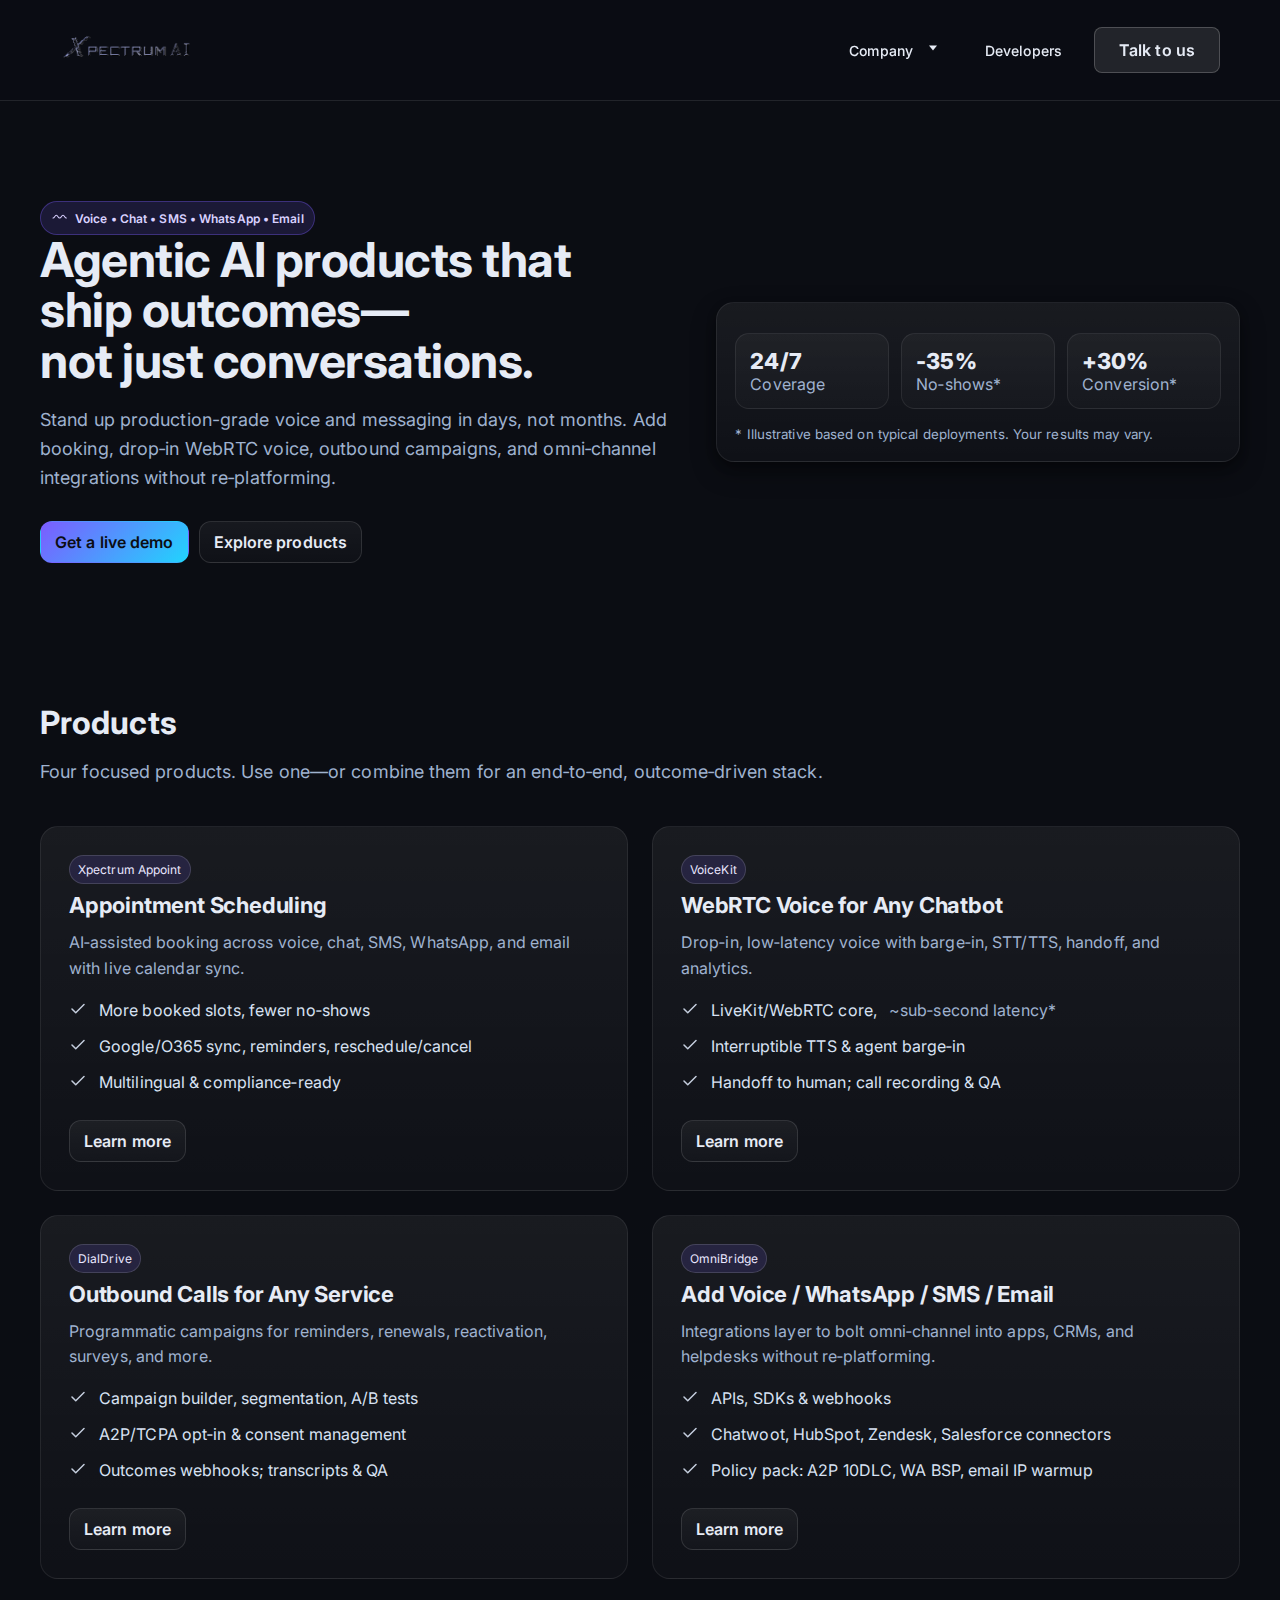
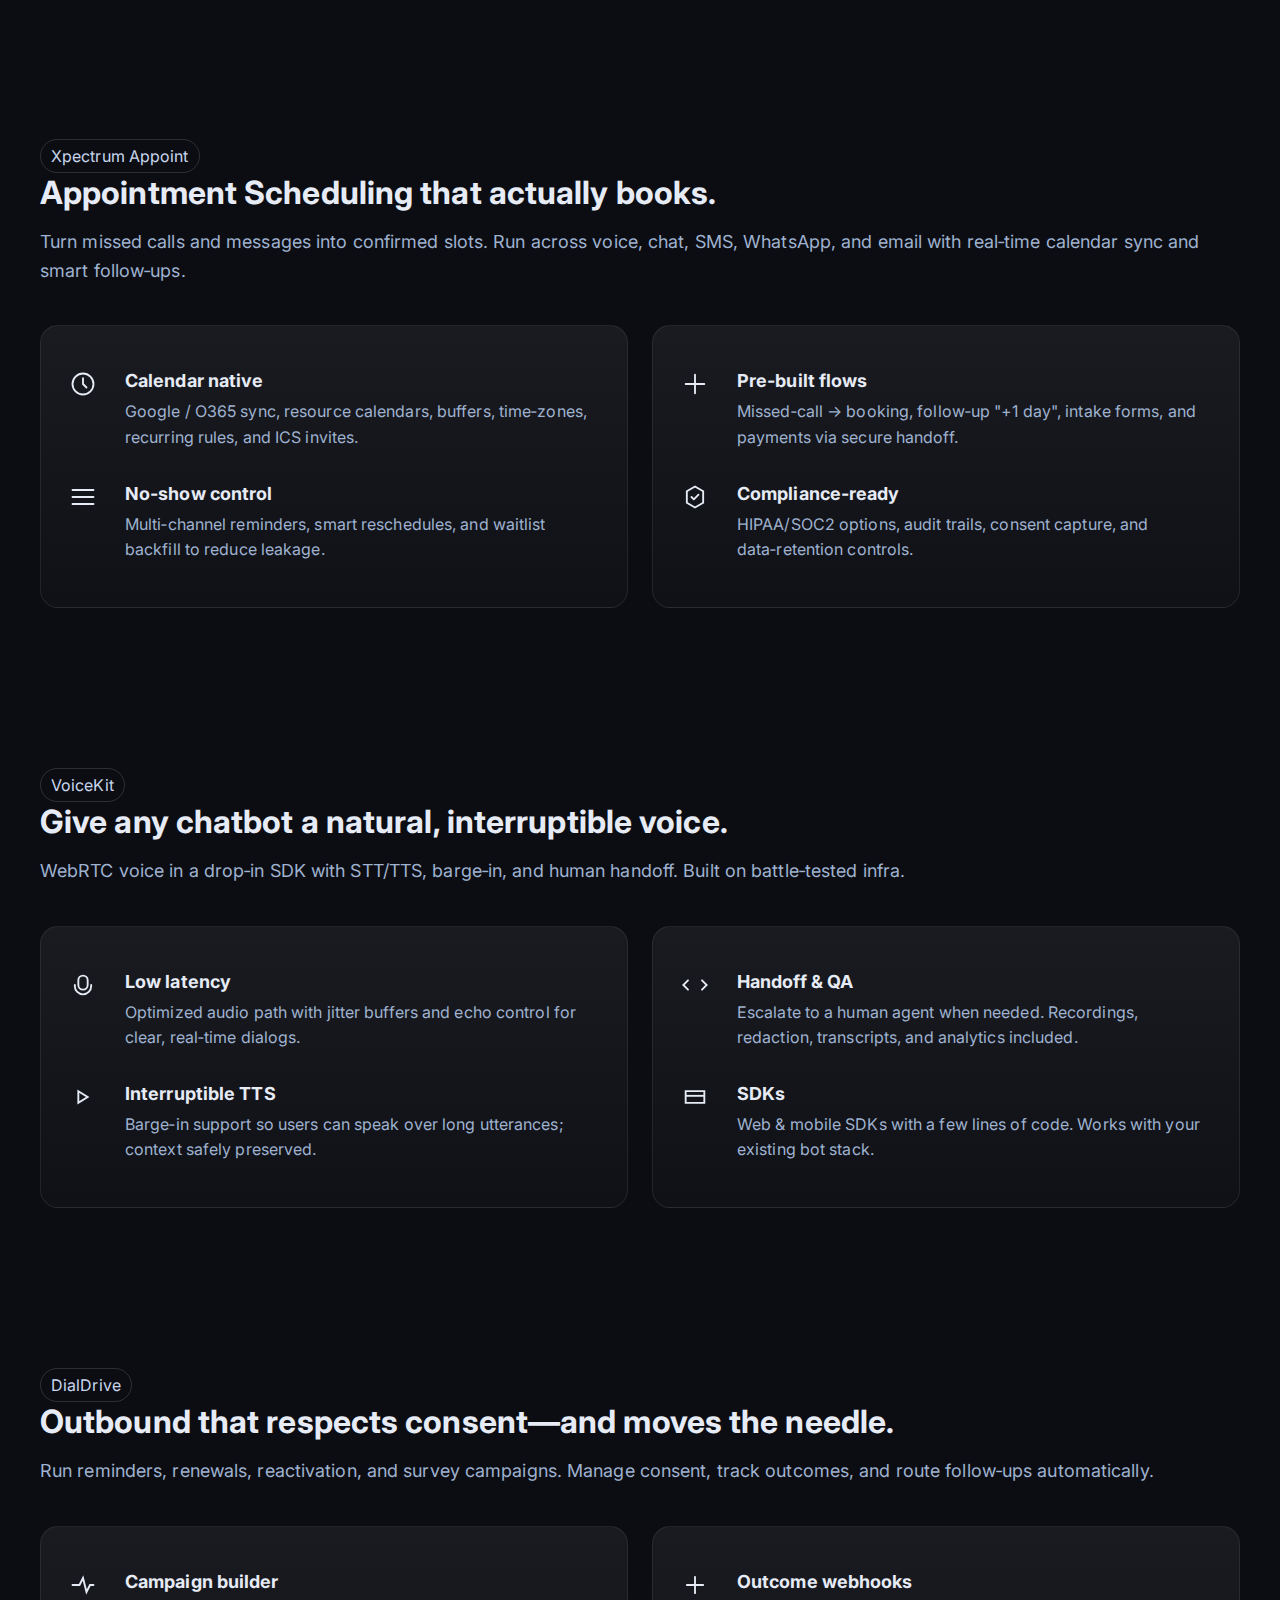
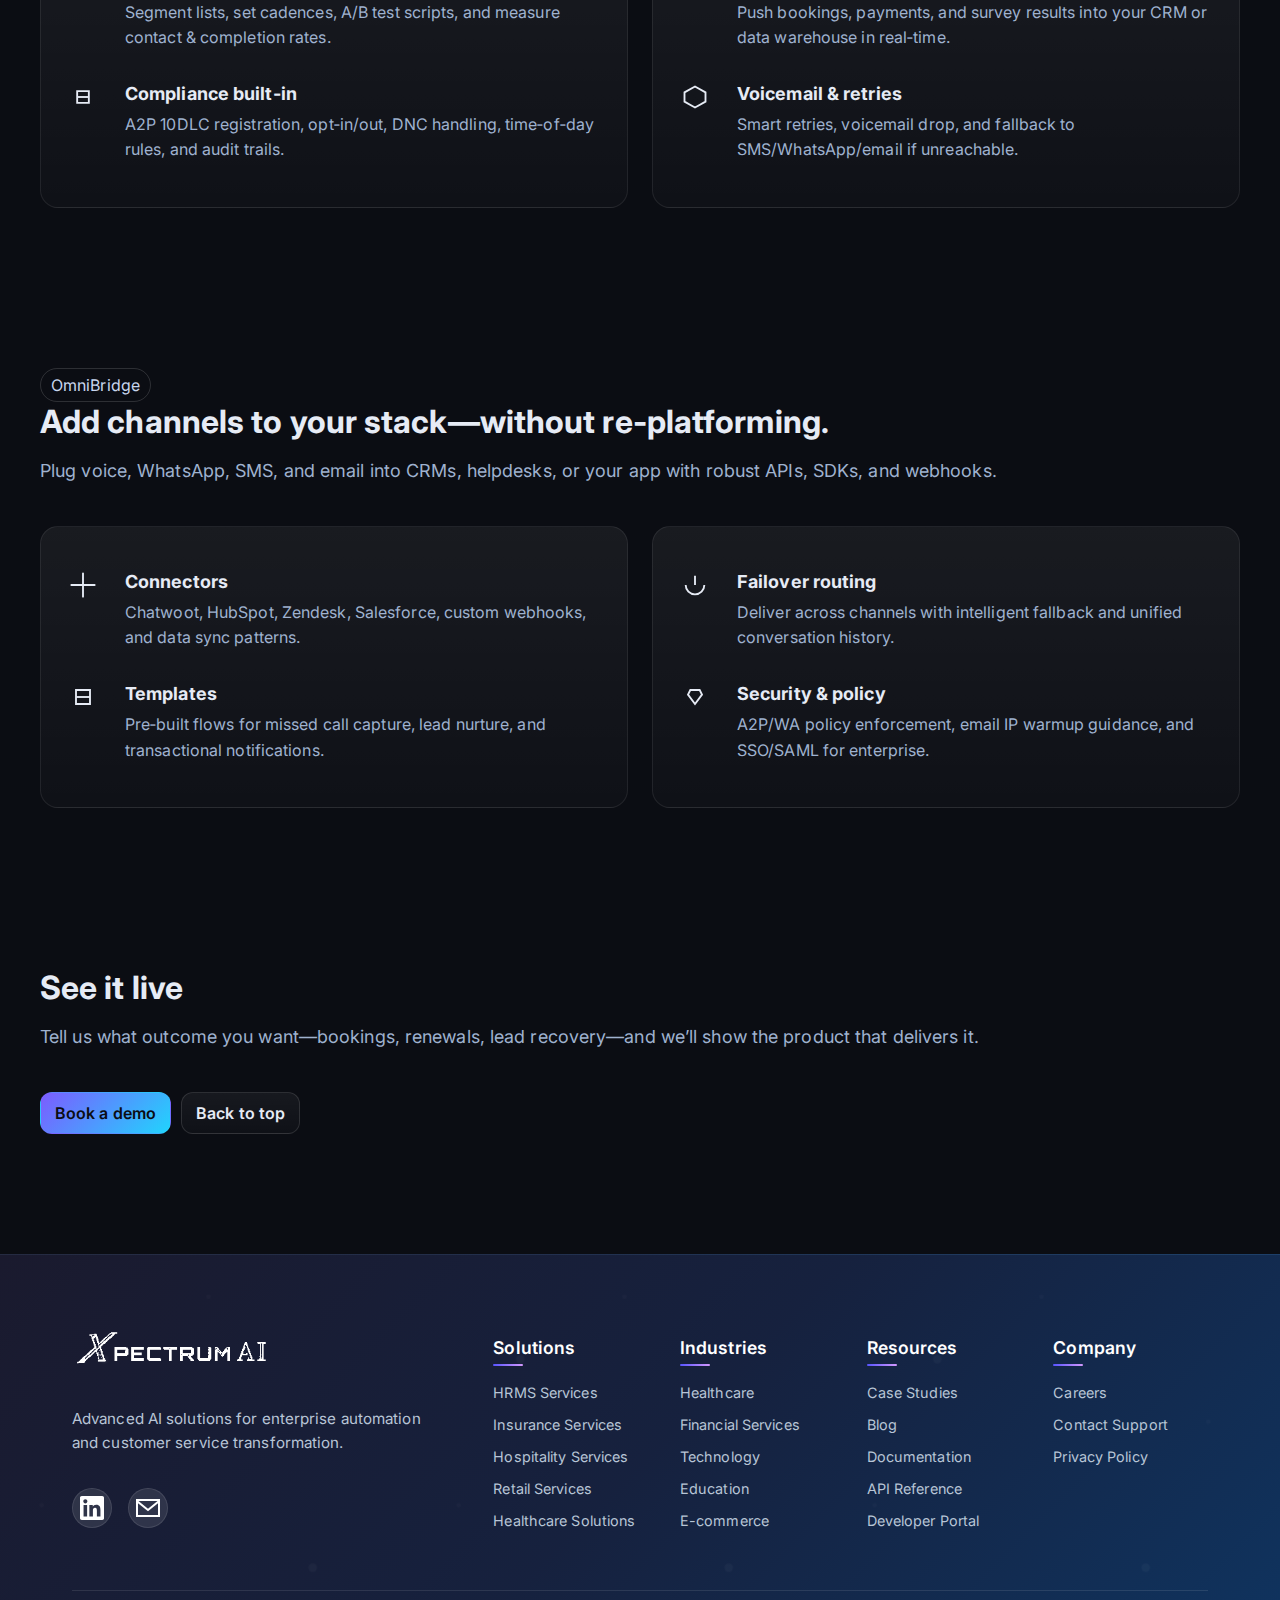
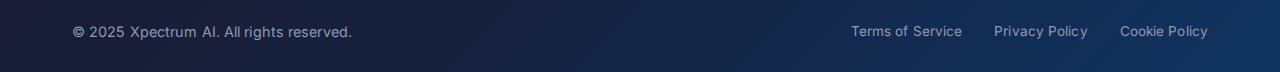
<file: products.html>
<!doctype html>
<html lang="en">
<head>
  <meta charset="utf-8" />
  <meta name="viewport" content="width=device-width, initial-scale=1" />
  <title>Products - XpectrumAI</title>
  <meta name="description" content="Explore XpectrumAI's intelligent AI products: Appointment scheduling, VoiceKit, DialDrive, and OmniBridge for comprehensive business automation." />
  
  <!-- Open Graph / Facebook -->
  <meta property="og:type" content="website">
  <meta property="og:url" content="https://xpectrumai.netlify.app/products.html">
  <meta property="og:title" content="Products - XpectrumAI">
  <meta property="og:description" content="Explore XpectrumAI's intelligent AI products: Appointment scheduling, VoiceKit, DialDrive, and OmniBridge for comprehensive business automation.">
  <meta property="og:image" content="https://xpectrumai.netlify.app/assets/images/xpectrumai.png">
  
  <!-- Twitter -->
  <meta property="twitter:card" content="summary_large_image">
  <meta property="twitter:url" content="https://xpectrumai.netlify.app/products.html">
  <meta property="twitter:title" content="Products - XpectrumAI">
  <meta property="twitter:description" content="Explore XpectrumAI's intelligent AI products: Appointment scheduling, VoiceKit, DialDrive, and OmniBridge for comprehensive business automation.">
  <meta property="twitter:image" content="https://xpectrumai.netlify.app/assets/images/xpectrumai.png">
  
  <!-- Favicons -->
  <link href="assets/images/xpectrumLogo.png" rel="shortcut icon" type="image/x-icon">
  <link href="assets/images/xpectrumLogo.png" rel="apple-touch-icon">
  
  <link rel="preconnect" href="https://fonts.googleapis.com">
  <link rel="preconnect" href="https://fonts.gstatic.com" crossorigin>
  <link href="https://fonts.googleapis.com/css2?family=Inter:wght@400;500;600;700;800&display=swap" rel="stylesheet">
  <style>
    :root {
      --bg: #0b0d13;
      --bg-soft: #0f1420;
      --card: #101826;
      --text: #e6ebf5;
      --muted: #9fb2cf;
      --brand: #7c5cff;    /* primary accent */
      --brand-2: #21d4fd;  /* gradient accent */
      --ok: #39d98a;
      --warn: #f6c84c;
      --danger: #ff7a7a;
      --ring: rgba(124,92,255,.35);
      --shadow: 0 10px 25px rgba(0,0,0,.35), 0 4px 10px rgba(0,0,0,.25);
      --radius: 18px;
      --maxw: 1200px;
    }
    * { box-sizing: border-box; }
    html, body { height: 100%; }
    body {
      margin: 0; font-family: Inter, system-ui, -apple-system, Segoe UI, Roboto, sans-serif;
      color: var(--text); background: var(--bg);
      letter-spacing: 0.1px;
    }
    a { color: #b8a6ff; text-decoration: none; }
    a:hover { text-decoration: underline; }
    .container { max-width: var(--maxw); margin: 0 auto; padding: 0 20px; }
    header {
      position: sticky; top: 0; backdrop-filter: blur(10px);
      background: linear-gradient(180deg, rgba(11,13,19,.85), rgba(11,13,19,.55));
      border-bottom: 1px solid rgba(255,255,255,.06);
      z-index: 50;
    }
    .nav { display: flex; align-items: center; justify-content: space-between; padding: 12px 0; }
    .brand { display: flex; align-items: center; gap: 12px; font-weight: 700; }
    .brand-logo { width: 28px; height: 28px; border-radius: 8px; background: linear-gradient(135deg, var(--brand), var(--brand-2)); box-shadow: 0 6px 18px rgba(124,92,255,.35); }
    .nav-links { display: flex; gap: 18px; align-items: center; }
    .btn {
      display: inline-flex; align-items: center; gap: 8px; border: 1px solid rgba(255,255,255,.12);
      background: linear-gradient(180deg, rgba(255,255,255,.05), rgba(255,255,255,.02));
      color: var(--text); padding: 10px 14px; border-radius: 12px; font-weight: 600; text-decoration: none;
      transition: transform .12s ease, box-shadow .12s ease, background .12s ease, border-color .12s ease;
    }
    .btn:hover { transform: translateY(-1px); box-shadow: var(--shadow); border-color: rgba(255,255,255,.2); }
    .btn.primary { border-color: transparent; background: linear-gradient(135deg, var(--brand), var(--brand-2)); color: #0b0d13; }
    .btn.ghost { background: transparent; border-color: rgba(255,255,255,.14); }
    .hero { padding: 100px 0 60px; display: grid; grid-template-columns: 1.2fr 1fr; gap: 48px; align-items: center; }
    .hero h1 { font-size: clamp(28px, 4vw, 48px); line-height: 1.05; margin: 0 0 20px; letter-spacing: -0.5px; }
    .hero p { color: var(--muted); font-size: 18px; margin: 0 0 28px; line-height: 1.6; }
    .chip { display: inline-flex; align-items: center; gap: 8px; background: rgba(124,92,255,.15); color: #d9d1ff; border: 1px solid rgba(124,92,255,.35); padding: 8px 10px; border-radius: 999px; font-size: 12px; font-weight: 600; }
    .hero-card { background: linear-gradient(180deg, rgba(255,255,255,.06), rgba(255,255,255,.02)); border: 1px solid rgba(255,255,255,.08); padding: 18px; border-radius: var(--radius); box-shadow: var(--shadow); }
    .kpis { display: grid; grid-template-columns: repeat(3, 1fr); gap: 12px; margin-top: 12px; }
    .kpi { background: linear-gradient(180deg, rgba(255,255,255,.04), rgba(255,255,255,.02)); border:1px solid rgba(255,255,255,.08); padding: 14px; border-radius: 14px; }
    .kpi .big { font-weight: 800; font-size: 22px; }

    /* Product tiles */
    .section { padding: 80px 0; }
    .section h2 { font-size: clamp(22px, 3vw, 32px); margin: 0 0 16px; }
    .section p.lead { color: var(--muted); margin: 0 0 40px; font-size: 18px; line-height: 1.6; }
    .grid { display: grid; gap: 24px; }
    @media (min-width: 880px) { .grid.cols-3 { grid-template-columns: repeat(3, 1fr); } }
    @media (min-width: 880px) { .grid.cols-2 { grid-template-columns: repeat(2, 1fr); } }

    .card { background: linear-gradient(180deg, rgba(255,255,255,.06), rgba(255,255,255,.02)); border: 1px solid rgba(255,255,255,.08); border-radius: var(--radius); padding: 28px; transition: transform .15s ease, box-shadow .15s ease, border-color .15s ease; }
    .card:hover { transform: translateY(-3px); box-shadow: var(--shadow); border-color: rgba(255,255,255,.15); }
    .card h3 { margin: 8px 0 12px; font-size: 22px; letter-spacing: -.2px; }
    .card p { color: var(--muted); margin: 0 0 16px; line-height: 1.6; }
    .tag { display:inline-flex; align-items:center; gap:8px; padding:6px 8px; font-size: 12px; border-radius: 999px; border:1px solid rgba(255,255,255,.14); color:#eae7ff; background: rgba(124,92,255,.15); }
    .list { margin: 16px 0 0; padding: 0; list-style: none; }
    .list li { display:flex; gap: 12px; align-items: flex-start; margin: 12px 0; color: #d8e2f3; line-height: 1.5; }
    .list svg { flex: 0 0 18px; margin-top: 2px; opacity: .9; }

    /* Deep-dive sections */
    .feature { display: grid; gap: 20px; align-items: start; grid-template-columns: 36px 1fr; padding: 16px 0; }
    .feature h4 { margin: 0 0 8px; font-size: 18px; }
    .feature p { margin: 0; color: var(--muted); line-height: 1.6; }

    /* Pricing */
    .pricing { display: grid; gap: 18px; }
    @media (min-width: 900px) { .pricing { grid-template-columns: repeat(3, 1fr); } }
    .price { position: relative; background: linear-gradient(180deg, rgba(255,255,255,.07), rgba(255,255,255,.03)); border:1px solid rgba(255,255,255,.1); border-radius: var(--radius); padding: 22px; }
    .price .ribbon { position: absolute; right: 14px; top: 14px; font-size: 11px; font-weight: 800; letter-spacing: .5px; padding: 6px 10px; border-radius: 999px; background: linear-gradient(135deg, var(--brand), var(--brand-2)); color: #0b0d13; }
    .price h3 { margin: 0 0 6px; }
    .price .amount { font-size: 28px; font-weight: 800; margin: 6px 0 12px; }
    .price small { color: var(--muted); }

    /* Perfect Footer Styles */
    .footer-section {
        background: linear-gradient(135deg, #1a1a2e 0%, #16213e 50%, #0f3460 100%);
        color: #ffffff;
        padding: 4rem 0 2rem 0;
        position: relative;
        overflow: hidden;
    }
    
    .footer-section::before {
        content: '';
        position: absolute;
        top: 0;
        left: 0;
        right: 0;
        bottom: 0;
        background: url('data:image/svg+xml,<svg xmlns="http://www.w3.org/2000/svg" viewBox="0 0 100 100"><defs><pattern id="grain" width="100" height="100" patternUnits="userSpaceOnUse"><circle cx="25" cy="25" r="1" fill="rgba(255,255,255,0.03)"/><circle cx="75" cy="75" r="1" fill="rgba(255,255,255,0.03)"/><circle cx="50" cy="10" r="0.5" fill="rgba(255,255,255,0.02)"/><circle cx="10" cy="60" r="0.5" fill="rgba(255,255,255,0.02)"/><circle cx="90" cy="40" r="0.5" fill="rgba(255,255,255,0.02)"/></pattern></defs><rect width="100" height="100" fill="url(%23grain)"/></svg>');
        pointer-events: none;
    }
    
    .footer-container {
        max-width: 1200px;
        margin: 0 auto;
        padding: 0 2rem;
        position: relative;
        z-index: 1;
    }
    
    .footer-main {
        display: grid;
        grid-template-columns: 1fr 2fr;
        gap: 4rem;
        margin-bottom: 3rem;
    }
    
    .footer-company-info {
        max-width: 350px;
    }
    
    .footer-logo {
        margin-bottom: 1.5rem;
    }
    
    .footer-logo-img {
        max-height: 60px;
        width: auto;
        filter: brightness(0) invert(1);
    }
    
    .footer-description {
        color: #b8c5d6;
        line-height: 1.6;
        margin-bottom: 2rem;
        font-size: 0.95rem;
    }
    
    .footer-social {
        display: flex;
        gap: 1rem;
    }
    
    .social-link {
        display: flex;
        align-items: center;
        justify-content: center;
        width: 40px;
        height: 40px;
        background: rgba(255, 255, 255, 0.1);
        border-radius: 50%;
        color: #ffffff;
        text-decoration: none;
        transition: all 0.3s ease;
        backdrop-filter: blur(10px);
        border: 1px solid rgba(255, 255, 255, 0.1);
    }
    
    .social-link:hover {
        background: rgba(255, 255, 255, 0.2);
        transform: translateY(-2px);
        box-shadow: 0 8px 25px rgba(0, 0, 0, 0.3);
    }
    
    .footer-links {
        display: grid;
        grid-template-columns: repeat(4, 1fr);
        gap: 2rem;
    }
    
    .footer-column-title {
        color: #ffffff;
        font-size: 1.1rem;
        font-weight: 600;
        margin-bottom: 1.5rem;
        position: relative;
    }
    
    .footer-column-title::after {
        content: '';
        position: absolute;
        bottom: -0.5rem;
        left: 0;
        width: 30px;
        height: 2px;
        background: linear-gradient(90deg, #5754ff, #d499fe);
        border-radius: 1px;
    }
    
    .footer-links-list {
        list-style: none;
        padding: 0;
        margin: 0;
    }
    
    .footer-links-list li {
        margin-bottom: 0.75rem;
    }
    
    .footer-link {
        color: #b8c5d6;
        text-decoration: none;
        font-size: 0.9rem;
        transition: all 0.3s ease;
        position: relative;
        padding-left: 0;
    }
    
    .footer-link::before {
        content: '';
        position: absolute;
        left: 0;
        top: 50%;
        width: 0;
        height: 1px;
        background: linear-gradient(90deg, #5754ff, #d499fe);
        transition: width 0.3s ease;
        transform: translateY(-50%);
    }
    
    .footer-link:hover {
        color: #ffffff;
        padding-left: 1rem;
    }
    
    .footer-link:hover::before {
        width: 0.75rem;
    }
    
    .footer-bottom {
        border-top: 1px solid rgba(255, 255, 255, 0.1);
        padding-top: 2rem;
    }
    
    .footer-bottom-content {
        display: flex;
        justify-content: space-between;
        align-items: center;
        flex-wrap: wrap;
        gap: 1rem;
    }
    
    .footer-copyright {
        color: #8b9bb4;
        font-size: 0.9rem;
        margin: 0;
    }
    
    .footer-legal {
        display: flex;
        gap: 2rem;
    }
    
    .footer-legal-link {
        color: #8b9bb4;
        text-decoration: none;
        font-size: 0.85rem;
        transition: color 0.3s ease;
    }
    
    .footer-legal-link:hover {
        color: #ffffff;
    }
    
    /* Responsive Design for Footer */
    @media (max-width: 1024px) {
        .footer-main {
            grid-template-columns: 1fr;
            gap: 3rem;
        }
        
        .footer-company-info {
            max-width: 100%;
            text-align: center;
        }
        
        .footer-social {
            justify-content: center;
        }
    }
    
    @media (max-width: 768px) {
        .footer-section {
            padding: 3rem 0 1.5rem 0;
        }
        
        .footer-container {
            padding: 0 1rem;
        }
        
        .footer-links {
            grid-template-columns: repeat(2, 1fr);
            gap: 2rem;
        }
        
        .footer-bottom-content {
            flex-direction: column;
            text-align: center;
        }
        
        .footer-legal {
            justify-content: center;
        }
    }
    
    @media (max-width: 480px) {
        .footer-links {
            grid-template-columns: 1fr;
            gap: 2rem;
        }
        
        .footer-legal {
            flex-direction: column;
            gap: 0.5rem;
        }
    }
    
    /* Original footer styles for compatibility */
    footer { margin-top: 40px; padding: 28px 0 48px; color: var(--muted); border-top: 1px solid rgba(255,255,255,.06); }
    
    /* Homepage Header Styles */
    .navbar-wrapper {
      position: sticky;
      top: 0;
      z-index: 1000;
      background: rgba(11, 13, 19, 0.95);
      backdrop-filter: blur(10px);
      border-bottom: 1px solid rgba(255, 255, 255, 0.1);
    }
    
    .navbar {
      padding: 1rem 0;
    }
    
    .nav-container {
      display: flex;
      align-items: center;
      justify-content: space-between;
      max-width: var(--maxw);
      margin: 0 auto;
      padding: 0 20px;
    }
    
    .logotype img {
      height: 40px;
      width: auto;
    }
    
    .nav-menu {
      display: flex;
      align-items: center;
      gap: 2rem;
    }
    
    .nav-start {
      display: flex;
      align-items: center;
      gap: 2rem;
    }
    
    .fill-100 {
      display: flex;
      align-items: center;
      gap: 2rem;
    }
    
    .md-avs {
      display: flex;
      align-items: center;
      gap: 2rem;
    }
    
    .dropdown {
      position: relative;
    }
    
    .dropdown-link {
      display: flex;
      align-items: center;
      gap: 0.5rem;
      color: var(--text);
      text-decoration: none;
      padding: 0.5rem;
      border-radius: 8px;
      transition: background-color 0.2s;
    }
    
    .label-m {
      font-size: 14px;
      font-weight: 500;
      color: var(--text);
    }
    
    .dropdown-link:hover {
      background: rgba(255, 255, 255, 0.1);
    }
    
    .dropdown-list {
      position: absolute;
      top: 100%;
      left: 0;
      background: var(--card);
      border: 1px solid rgba(255, 255, 255, 0.1);
      border-radius: 12px;
      padding: 1rem;
      min-width: 300px;
      box-shadow: var(--shadow);
      display: none;
      z-index: 1001;
    }
    
    .dropdown.w--open .dropdown-list {
      display: block;
    }
    
    .company-grid {
      display: grid;
      gap: 1rem;
    }
    
    .dropdown-service {
      display: block;
      padding: 1rem;
      border-radius: 8px;
      color: var(--text);
      text-decoration: none;
      transition: background-color 0.2s;
    }
    
    .dropdown-service:hover {
      background: rgba(255, 255, 255, 0.05);
    }
    
    .g-stack-xl {
      display: flex;
      align-items: center;
      gap: 1rem;
    }
    
    .navigation-dropdown-icon {
      width: 24px;
      height: 24px;
      flex-shrink: 0;
    }
    
    .headline.xxs {
      font-size: 14px;
      font-weight: 600;
      margin: 0 0 0.25rem 0;
    }
    
    .body-text-s {
      font-size: 12px;
      color: var(--muted);
      margin: 0;
    }
    
    .nav-link {
      color: var(--text);
      text-decoration: none;
      font-weight: 500;
      transition: color 0.2s;
      white-space: nowrap;
    }
    
    .nav-link:hover {
      color: var(--brand);
    }
    
    .w-nav-link {
      color: var(--text);
      text-decoration: none;
      font-weight: 500;
      transition: color 0.2s;
      white-space: nowrap;
    }
    
    .nav-buttons {
      display: flex;
      align-items: center;
      gap: 1rem;
    }
    
    .button.secondary {
      background: rgba(255, 255, 255, 0.1);
      border: 1px solid rgba(255, 255, 255, 0.2);
      color: var(--text);
      padding: 0.75rem 1.5rem;
      border-radius: 8px;
      text-decoration: none;
      font-weight: 600;
      transition: all 0.2s;
      white-space: nowrap;
    }
    
    .button.secondary:hover {
      background: rgba(255, 255, 255, 0.15);
      border-color: rgba(255, 255, 255, 0.3);
    }
    
    .w-button {
      background: rgba(255, 255, 255, 0.1);
      border: 1px solid rgba(255, 255, 255, 0.2);
      color: var(--text);
      padding: 0.75rem 1.5rem;
      border-radius: 8px;
      text-decoration: none;
      font-weight: 600;
      transition: all 0.2s;
      white-space: nowrap;
    }
    
    .menu-button {
      display: none;
    }
    
    @media (max-width: 768px) {
      .nav-menu {
        display: none;
      }
      
      .menu-button {
        display: block;
      }
    }
    
    /* Responsive adjustments */
    @media (max-width: 991px) {
      .hero {
        padding: 80px 0 40px 0;
        grid-template-columns: 1fr;
        gap: 32px;
      }
      .section {
        padding: 60px 0;
      }
      .grid.cols-2 {
        grid-template-columns: 1fr;
      }
    }
    
    @media (max-width: 767px) {
      .hero {
        padding: 60px 0 30px 0;
      }
      .section {
        padding: 40px 0;
      }
      .card {
        padding: 20px;
      }
      .hero h1 {
        font-size: clamp(24px, 5vw, 32px);
      }
    }
    .foot-grid { display: grid; gap: 18px; grid-template-columns: 1fr; }
    @media (min-width: 800px) { .foot-grid { grid-template-columns: 2fr 1fr 1fr; } }

    /* Utilities */
    .row { display: flex; gap: 10px; flex-wrap: wrap; align-items: center; }
    .spacer { height: 14px; }
    .muted { color: var(--muted); }
    .center { text-align: center; }
    .divider { height: 1px; background: linear-gradient(90deg, rgba(255,255,255,0), rgba(255,255,255,.12), rgba(255,255,255,0)); margin: 28px 0; }
    .anchor { scroll-margin-top: 88px; }
    .pill { display:inline-flex; align-items:center; gap:8px; padding:6px 10px; border-radius:999px; border:1px solid rgba(255,255,255,.14); color:#c8d6ee; }

    /* Mobile */
    .mobile-toggle { display:none; }
    @media (max-width: 880px) {
      .hero { grid-template-columns: 1fr; }
      .nav-links { display: none; }
      .mobile-toggle { display:inline-flex; }
      .nav.open .nav-links { display:flex; position:absolute; left:0; right:0; top:58px; padding:12px 20px 18px; background: linear-gradient(180deg, rgba(11,13,19, .98), rgba(11,13,19, .9)); border-bottom:1px solid rgba(255,255,255,.08); }
    }
  </style>
</head>
<body>

    <!-- Navigation Section -->
    <div class="navbar-wrapper">
        <div data-animation="default" data-collapse="medium" data-duration="400" data-easing="ease" data-easing2="ease" role="banner" class="navbar w-nav">
            <div class="nav-container">
                <a href="index.html" aria-label="XpectrumAI" class="logotype w-nav-brand">
                    <div class="logotype w-embed">
                        <img src="assets/images/xpectrumai.png" alt="XpectrumAI Logo" width="180" height="40" style="max-height: 40px; width: auto; object-fit: contain;">
                    </div>
                </a>
                <nav role="navigation" class="nav-menu indent-m w-nav-menu">
                    <div class="nav-start">
                        <div class="fill-100 md-avs">
                            <div data-hover="false" data-delay="0" class="dropdown nav w-dropdown">
                                <div class="dropdown-link navigation w-dropdown-toggle">
                                    <div class="label-m">Company<br></div>
                                    <div class="asset offset-r w-embed">
                                        <svg xmlns="http://www.w3.org/2000/svg" width="24" height="24" fill="currentColor" viewBox="0 0 24 24">
                                            <path fill-rule="evenodd" d="M8 9.5h8l-4 5-4-5Z" clip-rule="evenodd"></path>
                                        </svg>
                                    </div>
                                </div>
                                <nav class="dropdown-list navigation w-dropdown-list" id="w-dropdown-list-0" aria-labelledby="w-dropdown-toggle-0">
                                    <div class="w-layout-grid company-grid">

                                        <a href="products.html" class="service-card dropdown-service w-inline-block" tabindex="0">
                                            <div class="g-stack-xl fill-100 md-inline">
                                                <img alt="products icon" loading="lazy" src="assets/images/6544f2728f0eed98d9944652_About%20icon.svg" class="navigation-dropdown-icon">
                                                <div class="g-stack-l fill-100">
                                                    <h3 class="headline xxs">Products</h3>
                                                    <p class="body-text-s display-lg">AI agents that work like real employees.</p>
                                                </div>
                                            </div>
                                        </a>
                                        <a href="http://api.xpectrum-ai.com/" target="_blank" class="service-card dropdown-service w-inline-block" tabindex="0">
                                            <div class="g-stack-xl fill-100 md-inline">
                                                <img alt="api icon" loading="lazy" src="assets/images/6544f2728f0eed98d9944652_About%20icon.svg" class="navigation-dropdown-icon">
                                                <div class="g-stack-l fill-100">
                                                    <h3 class="headline xxs">API</h3>
                                                    <p class="body-text-s display-lg">Access our AI agent APIs and documentation.</p>
                                                </div>
                                            </div>
                                        </a>
                                    </div>
                                </nav>
                            </div>
                            <a href="https://developer.xpectrum-ai.com/" target="_blank" class="nav-link label-m w-nav-link">Developers</a>
                        </div>
                    </div>
                    <div class="nav-buttons">
                        <a href="#" class="button secondary size-m navigation w-button">Talk to us</a>
                    </div>
                </nav>
                <div data-w-id="8f5bc5b6-d9ab-e1b5-dcfd-6fdefec6acbb" class="menu-button w-nav-button">
                    <a href="#" data-w-id="8f5bc5b6-d9ab-e1b5-dcfd-6fdefec6acbc" class="hamburger-wrapper w-inline-block">
                        <div data-w-id="8f5bc5b6-d9ab-e1b5-dcfd-6fdefec6acbd" class="burger-line"></div>
                        <div data-w-id="8f5bc5b6-d9ab-e1b5-dcfd-6fdefec6acbe" class="burger-line"></div>
                        <div data-w-id="8f5bc5b6-d9ab-e1b5-dcfd-6fdefec6acbf" class="burger-line"></div>
                    </a>
                </div>
            </div>
        </div>
    </div>

  <main>
    <!-- Hero -->
    <section class="container hero">
      <div>
        <span class="chip" aria-label="All channels">
          <!-- wave icon -->
          <svg width="16" height="16" viewBox="0 0 24 24" fill="none" xmlns="http://www.w3.org/2000/svg" aria-hidden="true"><path d="M3 12c2.5 0 2.5-4 5-4s2.5 4 5 4 2.5-4 5-4 2.5 4 5 4" stroke="currentColor" stroke-width="1.6" stroke-linecap="round"/></svg>
          Voice • Chat • SMS • WhatsApp • Email
        </span>
        <h1>Agentic AI products that ship outcomes—<br/> not just conversations.</h1>
        <p>Stand up production-grade voice and messaging in days, not months. Add booking, drop‑in WebRTC voice, outbound campaigns, and omni‑channel integrations without re‑platforming.</p>
        <div class="row">
          <a class="btn primary" href="#contact">Get a live demo</a>
          <a class="btn" href="#products">Explore products</a>
        </div>
      </div>
      <aside class="hero-card" aria-label="Quick stats">
        <div class="kpis">
          <div class="kpi">
            <div class="big">24/7</div>
            <div class="muted">Coverage</div>
          </div>
          <div class="kpi">
            <div class="big">-35%</div>
            <div class="muted">No‑shows*</div>
          </div>
          <div class="kpi">
            <div class="big">+30%</div>
            <div class="muted">Conversion*</div>
          </div>
        </div>
        <div class="spacer"></div>
        <small class="muted">* Illustrative based on typical deployments. Your results may vary.</small>
      </aside>
    </section>

    <!-- Products overview -->
    <section id="products" class="section container anchor">
      <h2>Products</h2>
      <p class="lead">Four focused products. Use one—or combine them for an end‑to‑end, outcome‑driven stack.</p>
      <div class="grid cols-2">
        <!-- Appoint -->
        <article class="card">
          <span class="tag">Xpectrum Appoint</span>
          <h3>Appointment Scheduling</h3>
          <p>AI‑assisted booking across voice, chat, SMS, WhatsApp, and email with live calendar sync.</p>
          <ul class="list" aria-label="Key outcomes">
            <li>
              <svg width="18" height="18" viewBox="0 0 24 24" fill="none" xmlns="http://www.w3.org/2000/svg"><path d="M20 6L9 17l-5-5" stroke="currentColor" stroke-width="2" stroke-linecap="round" stroke-linejoin="round"/></svg>
              More booked slots, fewer no‑shows
            </li>
            <li>
              <svg width="18" height="18" viewBox="0 0 24 24" fill="none" xmlns="http://www.w3.org/2000/svg"><path d="M20 6L9 17l-5-5" stroke="currentColor" stroke-width="2" stroke-linecap="round" stroke-linejoin="round"/></svg>
              Google/O365 sync, reminders, reschedule/cancel
            </li>
            <li>
              <svg width="18" height="18" viewBox="0 0 24 24" fill="none" xmlns="http://www.w3.org/2000/svg"><path d="M20 6L9 17l-5-5" stroke="currentColor" stroke-width="2" stroke-linecap="round" stroke-linejoin="round"/></svg>
              Multilingual & compliance‑ready
            </li>
          </ul>
          <div class="spacer"></div>
          <a class="btn" href="#appoint">Learn more</a>
        </article>
        
        <!-- VoiceKit -->
        <article class="card">
          <span class="tag">VoiceKit</span>
          <h3>WebRTC Voice for Any Chatbot</h3>
          <p>Drop‑in, low‑latency voice with barge‑in, STT/TTS, handoff, and analytics.</p>
          <ul class="list">
            <li><svg width="18" height="18" viewBox="0 0 24 24" fill="none" xmlns="http://www.w3.org/2000/svg"><path d="M20 6L9 17l-5-5" stroke="currentColor" stroke-width="2" stroke-linecap="round" stroke-linejoin="round"/></svg> LiveKit/WebRTC core, <span class="muted">~sub‑second latency*</span></li>
            <li><svg width="18" height="18" viewBox="0 0 24 24" fill="none" xmlns="http://www.w3.org/2000/svg"><path d="M20 6L9 17l-5-5" stroke="currentColor" stroke-width="2" stroke-linecap="round" stroke-linejoin="round"/></svg> Interruptible TTS & agent barge‑in</li>
            <li><svg width="18" height="18" viewBox="0 0 24 24" fill="none" xmlns="http://www.w3.org/2000/svg"><path d="M20 6L9 17l-5-5" stroke="currentColor" stroke-width="2" stroke-linecap="round" stroke-linejoin="round"/></svg> Handoff to human; call recording & QA</li>
          </ul>
          <div class="spacer"></div>
          <a class="btn" href="#voicekit">Learn more</a>
        </article>

        <!-- DialDrive -->
        <article class="card">
          <span class="tag">DialDrive</span>
          <h3>Outbound Calls for Any Service</h3>
          <p>Programmatic campaigns for reminders, renewals, reactivation, surveys, and more.</p>
          <ul class="list">
            <li><svg width="18" height="18" viewBox="0 0 24 24" fill="none" xmlns="http://www.w3.org/2000/svg"><path d="M20 6L9 17l-5-5" stroke="currentColor" stroke-width="2" stroke-linecap="round" stroke-linejoin="round"/></svg> Campaign builder, segmentation, A/B tests</li>
            <li><svg width="18" height="18" viewBox="0 0 24 24" fill="none" xmlns="http://www.w3.org/2000/svg"><path d="M20 6L9 17l-5-5" stroke="currentColor" stroke-width="2" stroke-linecap="round" stroke-linejoin="round"/></svg> A2P/TCPA opt‑in & consent management</li>
            <li><svg width="18" height="18" viewBox="0 0 24 24" fill="none" xmlns="http://www.w3.org/2000/svg"><path d="M20 6L9 17l-5-5" stroke="currentColor" stroke-width="2" stroke-linecap="round" stroke-linejoin="round"/></svg> Outcomes webhooks; transcripts & QA</li>
          </ul>
          <div class="spacer"></div>
          <a class="btn" href="#dialdrive">Learn more</a>
        </article>

        <!-- OmniBridge -->
        <article class="card">
          <span class="tag">OmniBridge</span>
          <h3>Add Voice / WhatsApp / SMS / Email</h3>
          <p>Integrations layer to bolt omni‑channel into apps, CRMs, and helpdesks without re‑platforming.</p>
          <ul class="list">
            <li><svg width="18" height="18" viewBox="0 0 24 24" fill="none" xmlns="http://www.w3.org/2000/svg"><path d="M20 6L9 17l-5-5" stroke="currentColor" stroke-width="2" stroke-linecap="round" stroke-linejoin="round"/></svg> APIs, SDKs & webhooks</li>
            <li><svg width="18" height="18" viewBox="0 0 24 24" fill="none" xmlns="http://www.w3.org/2000/svg"><path d="M20 6L9 17l-5-5" stroke="currentColor" stroke-width="2" stroke-linecap="round" stroke-linejoin="round"/></svg> Chatwoot, HubSpot, Zendesk, Salesforce connectors</li>
            <li><svg width="18" height="18" viewBox="0 0 24 24" fill="none" xmlns="http://www.w3.org/2000/svg"><path d="M20 6L9 17l-5-5" stroke="currentColor" stroke-width="2" stroke-linecap="round" stroke-linejoin="round"/></svg> Policy pack: A2P 10DLC, WA BSP, email IP warmup</li>
          </ul>
          <div class="spacer"></div>
          <a class="btn" href="#omnibridge">Learn more</a>
        </article>
      </div>
    </section>

    <!-- Deep‑dive: Appoint -->
    <section id="appoint" class="section container anchor">
      <span class="pill">Xpectrum Appoint</span>
      <h2>Appointment Scheduling that actually books.</h2>
      <p class="lead">Turn missed calls and messages into confirmed slots. Run across voice, chat, SMS, WhatsApp, and email with real‑time calendar sync and smart follow‑ups.</p>
      <div class="grid cols-2">
        <div class="card">
          <div class="feature">
            <svg width="28" height="28" viewBox="0 0 24 24" fill="none" xmlns="http://www.w3.org/2000/svg"><circle cx="12" cy="12" r="9" stroke="currentColor" stroke-width="1.6"/><path d="M12 7v5l3 3" stroke="currentColor" stroke-width="1.6" stroke-linecap="round"/></svg>
            <div>
              <h4>Calendar native</h4>
              <p>Google / O365 sync, resource calendars, buffers, time‑zones, recurring rules, and ICS invites.</p>
            </div>
          </div>
          <div class="feature">
            <svg width="28" height="28" viewBox="0 0 24 24" fill="none" xmlns="http://www.w3.org/2000/svg"><path d="M3 6h18M3 12h18M3 18h18" stroke="currentColor" stroke-width="1.6" stroke-linecap="round"/></svg>
            <div>
              <h4>No‑show control</h4>
              <p>Multi‑channel reminders, smart reschedules, and waitlist backfill to reduce leakage.</p>
            </div>
          </div>
        </div>
        <div class="card">
          <div class="feature">
            <svg width="28" height="28" viewBox="0 0 24 24" fill="none" xmlns="http://www.w3.org/2000/svg"><path d="M4 12h16M12 4v16" stroke="currentColor" stroke-width="1.6" stroke-linecap="round"/></svg>
            <div>
              <h4>Pre‑built flows</h4>
              <p>Missed‑call → booking, follow‑up "+1 day", intake forms, and payments via secure handoff.</p>
            </div>
          </div>
          <div class="feature">
            <svg width="28" height="28" viewBox="0 0 24 24" fill="none" xmlns="http://www.w3.org/2000/svg"><path d="M12 3l7 4v10l-7 4-7-4V7l7-4z" stroke="currentColor" stroke-width="1.6"/><path d="M9 12l2 2 4-4" stroke="currentColor" stroke-width="1.6" stroke-linecap="round" stroke-linejoin="round"/></svg>
            <div>
              <h4>Compliance‑ready</h4>
              <p>HIPAA/SOC2 options, audit trails, consent capture, and data‑retention controls.</p>
            </div>
          </div>
        </div>
      </div>
    </section>

    <!-- Deep‑dive: VoiceKit -->
    <section id="voicekit" class="section container anchor">
      <span class="pill">VoiceKit</span>
      <h2>Give any chatbot a natural, interruptible voice.</h2>
      <p class="lead">WebRTC voice in a drop‑in SDK with STT/TTS, barge‑in, and human handoff. Built on battle‑tested infra.</p>
      <div class="grid cols-2">
        <div class="card">
          <div class="feature">
            <svg width="28" height="28" viewBox="0 0 24 24" fill="none" xmlns="http://www.w3.org/2000/svg"><path d="M12 4a4 4 0 00-4 4v4a4 4 0 108 0V8a4 4 0 00-4-4z" stroke="currentColor" stroke-width="1.6"/><path d="M5 12v1a7 7 0 0014 0v-1" stroke="currentColor" stroke-width="1.6" stroke-linecap="round"/></svg>
            <div>
              <h4>Low latency</h4>
              <p>Optimized audio path with jitter buffers and echo control for clear, real‑time dialogs.</p>
            </div>
          </div>
          <div class="feature">
            <svg width="28" height="28" viewBox="0 0 24 24" fill="none" xmlns="http://www.w3.org/2000/svg"><path d="M8 7l8 5-8 5V7z" stroke="currentColor" stroke-width="1.6"/></svg>
            <div>
              <h4>Interruptible TTS</h4>
              <p>Barge‑in support so users can speak over long utterances; context safely preserved.</p>
            </div>
          </div>
        </div>
        <div class="card">
          <div class="feature">
            <svg width="28" height="28" viewBox="0 0 24 24" fill="none" xmlns="http://www.w3.org/2000/svg"><path d="M18 8l4 4-4 4M6 8l-4 4 4 4" stroke="currentColor" stroke-width="1.6" stroke-linecap="round"/></svg>
            <div>
              <h4>Handoff & QA</h4>
              <p>Escalate to a human agent when needed. Recordings, redaction, transcripts, and analytics included.</p>
            </div>
          </div>
          <div class="feature">
            <svg width="28" height="28" viewBox="0 0 24 24" fill="none" xmlns="http://www.w3.org/2000/svg"><path d="M4 7h16v10H4z" stroke="currentColor" stroke-width="1.6"/><path d="M4 11h16" stroke="currentColor" stroke-width="1.6"/></svg>
            <div>
              <h4>SDKs</h4>
              <p>Web & mobile SDKs with a few lines of code. Works with your existing bot stack.</p>
            </div>
          </div>
        </div>
      </div>
    </section>

    <!-- Deep‑dive: DialDrive -->
    <section id="dialdrive" class="section container anchor">
      <span class="pill">DialDrive</span>
      <h2>Outbound that respects consent—and moves the needle.</h2>
      <p class="lead">Run reminders, renewals, reactivation, and survey campaigns. Manage consent, track outcomes, and route follow‑ups automatically.</p>
      <div class="grid cols-2">
        <div class="card">
          <div class="feature">
            <svg width="28" height="28" viewBox="0 0 24 24" fill="none" xmlns="http://www.w3.org/2000/svg"><path d="M3 12h6l3-6 3 12 3-6h3" stroke="currentColor" stroke-width="1.6" stroke-linecap="round"/></svg>
            <div>
              <h4>Campaign builder</h4>
              <p>Segment lists, set cadences, A/B test scripts, and measure contact & completion rates.</p>
            </div>
          </div>
          <div class="feature">
            <svg width="28" height="28" viewBox="0 0 24 24" fill="none" xmlns="http://www.w3.org/2000/svg"><path d="M7 7h10v10H7z" stroke="currentColor" stroke-width="1.6"/><path d="M7 12h10" stroke="currentColor" stroke-width="1.6"/></svg>
            <div>
              <h4>Compliance built‑in</h4>
              <p>A2P 10DLC registration, opt‑in/out, DNC handling, time‑of‑day rules, and audit trails.</p>
            </div>
          </div>
        </div>
        <div class="card">
          <div class="feature">
            <svg width="28" height="28" viewBox="0 0 24 24" fill="none" xmlns="http://www.w3.org/2000/svg"><path d="M12 5v14M5 12h14" stroke="currentColor" stroke-width="1.6" stroke-linecap="round"/></svg>
            <div>
              <h4>Outcome webhooks</h4>
              <p>Push bookings, payments, and survey results into your CRM or data warehouse in real‑time.</p>
            </div>
          </div>
          <div class="feature">
            <svg width="28" height="28" viewBox="0 0 24 24" fill="none" xmlns="http://www.w3.org/2000/svg"><path d="M12 3l9 5v8l-9 5-9-5V8l9-5z" stroke="currentColor" stroke-width="1.6"/></svg>
            <div>
              <h4>Voicemail & retries</h4>
              <p>Smart retries, voicemail drop, and fallback to SMS/WhatsApp/email if unreachable.</p>
            </div>
          </div>
        </div>
      </div>
    </section>

    <!-- Deep‑dive: OmniBridge -->
    <section id="omnibridge" class="section container anchor">
      <span class="pill">OmniBridge</span>
      <h2>Add channels to your stack—without re‑platforming.</h2>
      <p class="lead">Plug voice, WhatsApp, SMS, and email into CRMs, helpdesks, or your app with robust APIs, SDKs, and webhooks.</p>
      <div class="grid cols-2">
        <div class="card">
          <div class="feature">
            <svg width="28" height="28" viewBox="0 0 24 24" fill="none" xmlns="http://www.w3.org/2000/svg"><path d="M12 2v20M2 12h20" stroke="currentColor" stroke-width="1.6" stroke-linecap="round"/></svg>
            <div>
              <h4>Connectors</h4>
              <p>Chatwoot, HubSpot, Zendesk, Salesforce, custom webhooks, and data sync patterns.</p>
            </div>
          </div>
          <div class="feature">
            <svg width="28" height="28" viewBox="0 0 24 24" fill="none" xmlns="http://www.w3.org/2000/svg"><path d="M6 6h12v12H6z" stroke="currentColor" stroke-width="1.6"/><path d="M6 12h12" stroke="currentColor" stroke-width="1.6"/></svg>
            <div>
              <h4>Templates</h4>
              <p>Pre‑built flows for missed call capture, lead nurture, and transactional notifications.</p>
            </div>
          </div>
        </div>
        <div class="card">
          <div class="feature">
            <svg width="28" height="28" viewBox="0 0 24 24" fill="none" xmlns="http://www.w3.org/2000/svg"><path d="M4 12a8 8 0 0016 0" stroke="currentColor" stroke-width="1.6"/><path d="M12 4v8" stroke="currentColor" stroke-width="1.6"/></svg>
            <div>
              <h4>Failover routing</h4>
              <p>Deliver across channels with intelligent fallback and unified conversation history.</p>
            </div>
          </div>
          <div class="feature">
            <svg width="28" height="28" viewBox="0 0 24 24" fill="none" xmlns="http://www.w3.org/2000/svg"><path d="M8 6h8l2 4-6 8-6-8 2-4z" stroke="currentColor" stroke-width="1.6"/></svg>
            <div>
              <h4>Security & policy</h4>
              <p>A2P/WA policy enforcement, email IP warmup guidance, and SSO/SAML for enterprise.</p>
            </div>
          </div>
        </div>
      </div>
    </section>



    <section id="contact" class="section container anchor">
      <h2>See it live</h2>
      <p class="lead">Tell us what outcome you want—bookings, renewals, lead recovery—and we’ll show the product that delivers it.</p>
      <div class="row">
        <a class="btn primary" href="mailto:hello@xpectrum-ai.com?subject=Demo%20Request%20—%20Xpectrum%20AI&body=Hi%20team%2C%0A%0AWe%27re%20interested%20in%20a%20demo.%20Our%20primary%20use%20case%20is%3A%20...%0A%0ABest%2C%0A">Book a demo</a>
        <a class="btn" href="#top">Back to top</a>
      </div>
    </section>
  </main>

  <!-- Perfect Footer Section -->
  <footer class="footer-section">
      <div class="footer-container">
          <!-- Main Footer Content -->
          <div class="footer-main">
              <!-- Company Info -->
              <div class="footer-company-info">
                  <div class="footer-logo">
                      <img src="assets/images/xpectrumai.png" alt="XpectrumAI Logo" class="footer-logo-img">
                  </div>
                  <p class="footer-description">
                      Advanced AI solutions for enterprise automation and customer service transformation.
                  </p>
                  <div class="footer-social">
                      <a href="https://www.linkedin.com/company/74917151/admin/page-posts/published/" class="social-link" aria-label="LinkedIn" target="_blank">
                          <svg width="24" height="24" viewBox="0 0 24 24" fill="currentColor">
                              <path d="M20.447 20.452h-3.554v-5.569c0-1.328-.027-3.037-1.852-3.037-1.853 0-2.136 1.445-2.136 2.939v5.667H9.351V9h3.414v1.561h.046c.477-.9 1.637-1.85 3.37-1.85 3.601 0 4.267 2.37 4.267 5.455v6.286zM5.337 7.433c-1.144 0-2.063-.926-2.063-2.065 0-1.138.92-2.063 2.063-2.063 1.14 0 2.064.925 2.064 2.063 0 1.139-.925 2.065-2.064 2.065zm1.782 13.019H3.555V9h3.564v11.452zM22.225 0H1.771C.792 0 0 .774 0 1.729v20.542C0 23.227.792 24 1.771 24h20.451C23.2 24 24 23.227 24 22.271V1.729C24 .774 23.2 0 22.222 0h.003z"/>
                          </svg>
                      </a>
                      <a href="mailto:ask@xpectrum-ai.com" class="social-link" aria-label="Email">
                          <svg width="24" height="24" viewBox="0 0 24 24" fill="currentColor">
                              <path d="M0 3v18h24V3H0zm21.518 2L12 12.713 2.482 5h19.036zM2 19V7.183l10 8.104 10-8.104V19H2z"/>
                          </svg>
                      </a>
                  </div>
              </div>

              <!-- Footer Links -->
              <div class="footer-links">
                  <div class="footer-column">
                      <h3 class="footer-column-title">Solutions</h3>
                      <ul class="footer-links-list">
                          <li><a href="#" class="footer-link">HRMS Services</a></li>
                          <li><a href="#" class="footer-link">Insurance Services</a></li>
                          <li><a href="#" class="footer-link">Hospitality Services</a></li>
                          <li><a href="#" class="footer-link">Retail Services</a></li>
                          <li><a href="#" class="footer-link">Healthcare Solutions</a></li>
                      </ul>
                  </div>

                  <div class="footer-column">
                      <h3 class="footer-column-title">Industries</h3>
                      <ul class="footer-links-list">
                          <li><a href="#" class="footer-link">Healthcare</a></li>
                          <li><a href="#" class="footer-link">Financial Services</a></li>
                          <li><a href="#" class="footer-link">Technology</a></li>
                          <li><a href="#" class="footer-link">Education</a></li>
                          <li><a href="#" class="footer-link">E-commerce</a></li>
                      </ul>
                  </div>

                  <div class="footer-column">
                      <h3 class="footer-column-title">Resources</h3>
                      <ul class="footer-links-list">
                          <li><a href="#" class="footer-link">Case Studies</a></li>
                          <li><a href="#" class="footer-link">Blog</a></li>
                          <li><a href="#" class="footer-link">Documentation</a></li>
                          <li><a href="#" class="footer-link">API Reference</a></li>
                          <li><a href="#" class="footer-link">Developer Portal</a></li>
                      </ul>
                  </div>

                  <div class="footer-column">
                      <h3 class="footer-column-title">Company</h3>
                      <ul class="footer-links-list">
                          <li><a href="#" class="footer-link">Careers</a></li>
                          <li><a href="#" class="footer-link">Contact Support</a></li>
                          <li><a href="#" class="footer-link">Privacy Policy</a></li>
                      </ul>
                  </div>
              </div>
          </div>

          <!-- Footer Bottom -->
          <div class="footer-bottom">
              <div class="footer-bottom-content">
                  <p class="footer-copyright">© 2025 Xpectrum AI. All rights reserved.</p>
                  <div class="footer-legal">
                      <a href="#" class="footer-legal-link">Terms of Service</a>
                      <a href="#" class="footer-legal-link">Privacy Policy</a>
                      <a href="#" class="footer-legal-link">Cookie Policy</a>
                  </div>
              </div>
          </div>
      </div>
  </footer>



  <script>
    function toggleMenu(){
      const header = document.querySelector('header .nav');
      const btn = document.querySelector('.mobile-toggle');
      const open = header.classList.toggle('open');
      btn.setAttribute('aria-expanded', open ? 'true' : 'false');
    }
    
    // Dropdown functionality
    document.addEventListener('DOMContentLoaded', function() {
      const dropdownToggles = document.querySelectorAll('.w-dropdown-toggle');
      
      dropdownToggles.forEach(toggle => {
        toggle.addEventListener('click', function(e) {
          e.preventDefault();
          e.stopPropagation();
          
          const dropdown = this.closest('.w-dropdown');
          const dropdownList = dropdown.querySelector('.w-dropdown-list');
          
          // Close other dropdowns
          document.querySelectorAll('.w-dropdown').forEach(d => {
            if (d !== dropdown) {
              d.classList.remove('w--open');
            }
          });
          
          // Toggle current dropdown
          dropdown.classList.toggle('w--open');
        });
      });
      
      // Close dropdowns when clicking outside
      document.addEventListener('click', function(e) {
        if (!e.target.closest('.w-dropdown')) {
          document.querySelectorAll('.w-dropdown').forEach(dropdown => {
            dropdown.classList.remove('w--open');
          });
        }
      });
    });
  </script>
</body>
</html>
</file>
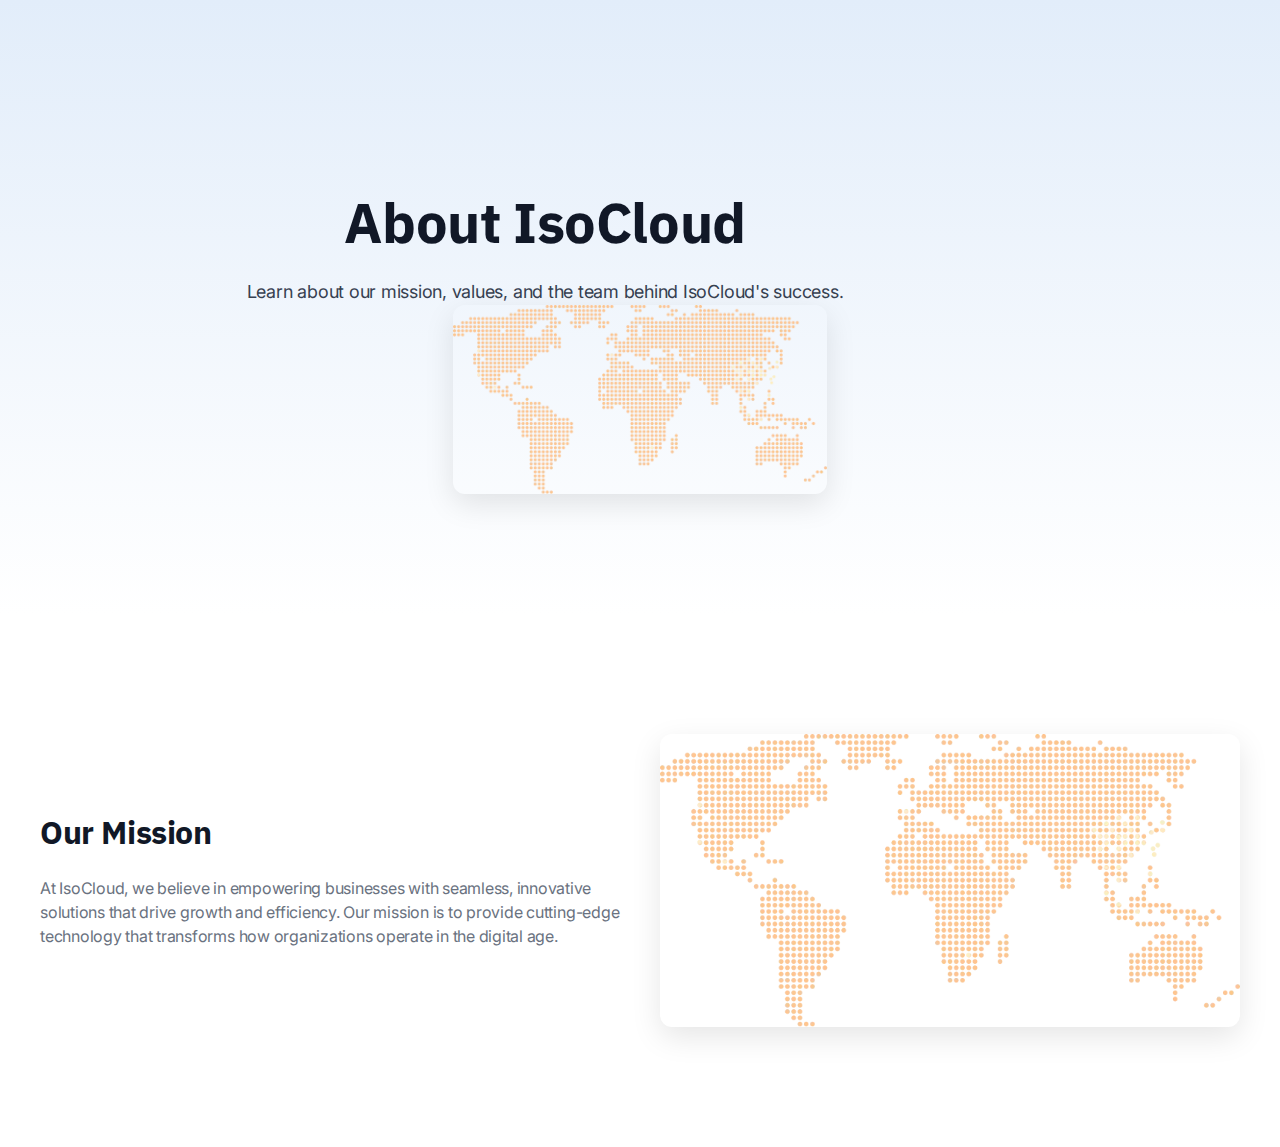
<file: pages/about.html>
<!DOCTYPE html>
<!-- 
    About Page Template
    Sample page structure for additional pages
-->

<html data-wf-domain="ego-isocloud-tmpl.webflow.io" 
      data-wf-page="about-page" 
      data-wf-site="652a762c1fcb49bcec64ff37" 
      data-wf-status="1" 
      lang="en" 
      class="w-mod-js">

<head>
    <meta charset="utf-8">
    <title>About Us - IsoCloud</title>
    <meta content="Learn more about IsoCloud and our mission to empower businesses with seamless solutions." name="description">
    <meta content="width=device-width, initial-scale=1" name="viewport">
    <meta content="Webflow" name="generator">
    
    <!-- Stylesheets -->
    <link href="../assets/css/ego-isocloud-tmpl.webflow.13e65eb96.min.css" rel="stylesheet" type="text/css">
    
    <!-- Google Fonts -->
    <link href="https://fonts.googleapis.com" rel="preconnect">
    <link href="https://fonts.gstatic.com" rel="preconnect" crossorigin="anonymous">
    
    <!-- Scripts -->
    <script src="../assets/js/webfont.js" type="text/javascript"></script>
    <script type="text/javascript">
        WebFont.load({
            google: {
                families: ["IBM Plex Sans:regular,700,700italic", "Inter:regular,500,700"]
            }
        });
    </script>
    
    <!-- Favicons -->
    <link href="../assets/images/xpectrumLogo.png" rel="shortcut icon" type="image/x-icon">
    <link href="../assets/images/xpectrumLogo.png" rel="apple-touch-icon">
</head>

<body>
    <!-- Main Page Wrapper -->
    <div class="page-wrapper">
        
        <!-- Include Header Component -->
        <!-- TODO: Add header component here -->
        
        <!-- Page Content -->
        <section class="section hero">
            <div class="wrapper g-stack-3xl">
                <div class="row avc">
                    <div class="col lg8 md5 mdl6 sm2">
                        <div class="relative">
                            <div class="g-stack-2xl avc tac fill-100">
                                <div class="g-stack-xl fill-100">
                                    <h1 class="headline xl">About IsoCloud</h1>
                                    <p class="body-text-l tc-neutrals-700">
                                        Learn about our mission, values, and the team behind IsoCloud's success.
                                    </p>
                                </div>
                            </div>
                        </div>
                    </div>
                    <div class="col lg4 md3 mdl6 sm2">
                        <div class="relative fill-100">
                            <!-- Hero Cover - Map Image -->
                            <img src="../assets/images/6578f015f9ec0d3e0a52ea26_Map.webp" 
                                 alt="Global presence map" 
                                 loading="lazy" 
                                 class="hero-cover-image"
                                 style="width: 100%; height: auto; border-radius: 12px; box-shadow: 0 10px 30px rgba(0,0,0,0.1);">
                        </div>
                    </div>
                </div>
            </div>
        </section>
        
        <!-- About Content Section -->
        <section class="section _2xl">
            <div class="wrapper">
                <div class="row">
                    <div class="col lg6 md3 mdl6 sm2">
                        <div class="fill-100 height-100 jvc">
                            <div class="g-stack-xl">
                                <h2 class="headline m">Our Mission</h2>
                                <p class="body-text-m">
                                    At IsoCloud, we believe in empowering businesses with seamless, 
                                    innovative solutions that drive growth and efficiency. Our mission 
                                    is to provide cutting-edge technology that transforms how 
                                    organizations operate in the digital age.
                                </p>
                            </div>
                        </div>
                    </div>
                    <div class="col lg6 md3 mdl6 sm2">
                        <div class="relative fill-100">
                            <!-- About page image - Map -->
                            <img src="../assets/images/6578f015f9ec0d3e0a52ea26_Map.webp" 
                                 alt="Global presence and reach" 
                                 loading="lazy" 
                                 class="about-page-image"
                                 style="width: 100%; height: auto; border-radius: 12px; box-shadow: 0 10px 30px rgba(0,0,0,0.1);">
                        </div>
                    </div>
                </div>
            </div>
        </section>
        
        <!-- Include Footer Component -->
        <!-- TODO: Add footer component here -->
        
    </div>
    
    <!-- jQuery -->
    <script src="../assets/js/jquery-3.5.1.min.dc5e7f18c8.js" type="text/javascript" crossorigin="anonymous"></script>
    
    <!-- Webflow Scripts -->
    <!-- Removed Webflow script to eliminate "Made in Webflow" badge -->
</body>
</html>
</file>
<file: assets/css/ego-isocloud-tmpl.webflow.13e65eb96.min.css>
html{-webkit-text-size-adjust:100%;-ms-text-size-adjust:100%;font-family:sans-serif}body{margin:0}article,aside,details,figcaption,figure,footer,header,hgroup,main,menu,nav,section,summary{display:block}audio,canvas,progress,video{vertical-align:baseline;display:inline-block}audio:not([controls]){height:0;display:none}[hidden],template{display:none}a{background-color:#0000}a:active,a:hover{outline:0}abbr[title]{border-bottom:1px dotted}b,strong{font-weight:700}dfn{font-style:italic}h1{margin:.67em 0;font-size:2em}mark{color:#000;background:#ff0}small{font-size:80%}sub,sup{vertical-align:baseline;font-size:75%;line-height:0;position:relative}sup{top:-.5em}sub{bottom:-.25em}img{border:0}svg:not(:root){overflow:hidden}hr{box-sizing:content-box;height:0}pre{overflow:auto}code,kbd,pre,samp{font-family:monospace;font-size:1em}button,input,optgroup,select,textarea{color:inherit;font:inherit;margin:0}button{overflow:visible}button,select{text-transform:none}button,html input[type=button],input[type=reset]{-webkit-appearance:button;cursor:pointer}button[disabled],html input[disabled]{cursor:default}button::-moz-focus-inner,input::-moz-focus-inner{border:0;padding:0}input{line-height:normal}input[type=checkbox],input[type=radio]{box-sizing:border-box;padding:0}input[type=number]::-webkit-inner-spin-button,input[type=number]::-webkit-outer-spin-button{height:auto}input[type=search]{-webkit-appearance:none}input[type=search]::-webkit-search-cancel-button,input[type=search]::-webkit-search-decoration{-webkit-appearance:none}legend{border:0;padding:0}textarea{overflow:auto}optgroup{font-weight:700}table{border-collapse:collapse;border-spacing:0}td,th{padding:0}@font-face{font-family:webflow-icons;src:url([data-uri])format("truetype");font-weight:400;font-style:normal}[class^=w-icon-],[class*=\ w-icon-]{speak:none;font-variant:normal;text-transform:none;-webkit-font-smoothing:antialiased;-moz-osx-font-smoothing:grayscale;font-style:normal;font-weight:400;line-height:1;font-family:webflow-icons!important}.w-icon-slider-right:before{content:""}.w-icon-slider-left:before{content:""}.w-icon-nav-menu:before{content:""}.w-icon-arrow-down:before,.w-icon-dropdown-toggle:before{content:""}.w-icon-file-upload-remove:before{content:""}.w-icon-file-upload-icon:before{content:""}*{box-sizing:border-box}html{height:100%}body{color:#333;background-color:#fff;min-height:100%;margin:0;font-family:Arial,sans-serif;font-size:14px;line-height:20px}img{vertical-align:middle;max-width:100%;display:inline-block}html.w-mod-touch *{background-attachment:scroll!important}.w-block{display:block}.w-inline-block{max-width:100%;display:inline-block}.w-clearfix:before,.w-clearfix:after{content:" ";grid-area:1/1/2/2;display:table}.w-clearfix:after{clear:both}.w-hidden{display:none}.w-button{color:#fff;line-height:inherit;cursor:pointer;background-color:#3898ec;border:0;border-radius:0;padding:9px 15px;text-decoration:none;display:inline-block}input.w-button{-webkit-appearance:button}html[data-w-dynpage] [data-w-cloak]{color:#0000!important}.w-code-block{margin:unset}pre.w-code-block code{all:inherit}.w-optimization{display:contents}.w-webflow-badge,.w-webflow-badge *{z-index:auto;visibility:visible;box-sizing:border-box;float:none;clear:none;box-shadow:none;opacity:1;direction:ltr;font-family:inherit;font-weight:inherit;color:inherit;font-size:inherit;line-height:inherit;font-style:inherit;font-variant:inherit;text-align:inherit;letter-spacing:inherit;-webkit-text-decoration:inherit;text-decoration:inherit;text-indent:0;text-transform:inherit;text-shadow:none;font-smoothing:auto;vertical-align:baseline;cursor:inherit;white-space:inherit;word-break:normal;word-spacing:normal;word-wrap:normal;background:0 0;border:0 #0000;border-radius:0;width:auto;min-width:0;max-width:none;height:auto;min-height:0;max-height:none;margin:0;padding:0;list-style-type:disc;transition:none;display:block;position:static;inset:auto;overflow:visible;transform:none}.w-webflow-badge{white-space:nowrap;cursor:pointer;box-shadow:0 0 0 1px #0000001a,0 1px 3px #0000001a;visibility:visible!important;z-index:2147483647!important;color:#aaadb0!important;opacity:1!important;background-color:#fff!important;border-radius:3px!important;width:auto!important;height:auto!important;margin:0!important;padding:6px!important;font-size:12px!important;line-height:14px!important;text-decoration:none!important;display:inline-block!important;position:fixed!important;inset:auto 12px 12px auto!important;overflow:visible!important;transform:none!important}.w-webflow-badge>img{visibility:visible!important;opacity:1!important;vertical-align:middle!important;display:inline-block!important}h1,h2,h3,h4,h5,h6{margin-bottom:10px;font-weight:700}h1{margin-top:20px;font-size:38px;line-height:44px}h2{margin-top:20px;font-size:32px;line-height:36px}h3{margin-top:20px;font-size:24px;line-height:30px}h4{margin-top:10px;font-size:18px;line-height:24px}h5{margin-top:10px;font-size:14px;line-height:20px}h6{margin-top:10px;font-size:12px;line-height:18px}p{margin-top:0;margin-bottom:10px}blockquote{border-left:5px solid #e2e2e2;margin:0 0 10px;padding:10px 20px;font-size:18px;line-height:22px}figure{margin:0 0 10px}figcaption{text-align:center;margin-top:5px}ul,ol{margin-top:0;margin-bottom:10px;padding-left:40px}.w-list-unstyled{padding-left:0;list-style:none}.w-embed:before,.w-embed:after{content:" ";grid-area:1/1/2/2;display:table}.w-embed:after{clear:both}.w-video{width:100%;padding:0;position:relative}.w-video iframe,.w-video object,.w-video embed{border:none;width:100%;height:100%;position:absolute;top:0;left:0}fieldset{border:0;margin:0;padding:0}button,[type=button],[type=reset]{cursor:pointer;-webkit-appearance:button;border:0}.w-form{margin:0 0 15px}.w-form-done{text-align:center;background-color:#ddd;padding:20px;display:none}.w-form-fail{background-color:#ffdede;margin-top:10px;padding:10px;display:none}label{margin-bottom:5px;font-weight:700;display:block}.w-input,.w-select{color:#333;vertical-align:middle;background-color:#fff;border:1px solid #ccc;width:100%;height:38px;margin-bottom:10px;padding:8px 12px;font-size:14px;line-height:1.42857;display:block}.w-input::placeholder,.w-select::placeholder{color:#999}.w-input:focus,.w-select:focus{border-color:#3898ec;outline:0}.w-input[disabled],.w-select[disabled],.w-input[readonly],.w-select[readonly],fieldset[disabled] .w-input,fieldset[disabled] .w-select{cursor:not-allowed}.w-input[disabled]:not(.w-input-disabled),.w-select[disabled]:not(.w-input-disabled),.w-input[readonly],.w-select[readonly],fieldset[disabled]:not(.w-input-disabled) .w-input,fieldset[disabled]:not(.w-input-disabled) .w-select{background-color:#eee}textarea.w-input,textarea.w-select{height:auto}.w-select{background-color:#f3f3f3}.w-select[multiple]{height:auto}.w-form-label{cursor:pointer;margin-bottom:0;font-weight:400;display:inline-block}.w-radio{margin-bottom:5px;padding-left:20px;display:block}.w-radio:before,.w-radio:after{content:" ";grid-area:1/1/2/2;display:table}.w-radio:after{clear:both}.w-radio-input{float:left;margin:3px 0 0 -20px;line-height:normal}.w-file-upload{margin-bottom:10px;display:block}.w-file-upload-input{opacity:0;z-index:-100;width:.1px;height:.1px;position:absolute;overflow:hidden}.w-file-upload-default,.w-file-upload-uploading,.w-file-upload-success{color:#333;display:inline-block}.w-file-upload-error{margin-top:10px;display:block}.w-file-upload-default.w-hidden,.w-file-upload-uploading.w-hidden,.w-file-upload-error.w-hidden,.w-file-upload-success.w-hidden{display:none}.w-file-upload-uploading-btn{cursor:pointer;background-color:#fafafa;border:1px solid #ccc;margin:0;padding:8px 12px;font-size:14px;font-weight:400;display:flex}.w-file-upload-file{background-color:#fafafa;border:1px solid #ccc;flex-grow:1;justify-content:space-between;margin:0;padding:8px 9px 8px 11px;display:flex}.w-file-upload-file-name{font-size:14px;font-weight:400;display:block}.w-file-remove-link{cursor:pointer;width:auto;height:auto;margin-top:3px;margin-left:10px;padding:3px;display:block}.w-icon-file-upload-remove{margin:auto;font-size:10px}.w-file-upload-error-msg{color:#ea384c;padding:2px 0;display:inline-block}.w-file-upload-info{padding:0 12px;line-height:38px;display:inline-block}.w-file-upload-label{cursor:pointer;background-color:#fafafa;border:1px solid #ccc;margin:0;padding:8px 12px;font-size:14px;font-weight:400;display:inline-block}.w-icon-file-upload-icon,.w-icon-file-upload-uploading{width:20px;margin-right:8px;display:inline-block}.w-icon-file-upload-uploading{height:20px}.w-container{max-width:940px;margin-left:auto;margin-right:auto}.w-container:before,.w-container:after{content:" ";grid-area:1/1/2/2;display:table}.w-container:after{clear:both}.w-container .w-row{margin-left:-10px;margin-right:-10px}.w-row:before,.w-row:after{content:" ";grid-area:1/1/2/2;display:table}.w-row:after{clear:both}.w-row .w-row{margin-left:0;margin-right:0}.w-col{float:left;width:100%;min-height:1px;padding-left:10px;padding-right:10px;position:relative}.w-col .w-col{padding-left:0;padding-right:0}.w-col-1{width:8.33333%}.w-col-2{width:16.6667%}.w-col-3{width:25%}.w-col-4{width:33.3333%}.w-col-5{width:41.6667%}.w-col-6{width:50%}.w-col-7{width:58.3333%}.w-col-8{width:66.6667%}.w-col-9{width:75%}.w-col-10{width:83.3333%}.w-col-11{width:91.6667%}.w-col-12{width:100%}.w-hidden-main{display:none!important}@media screen and (max-width:991px){.w-container{max-width:728px}.w-hidden-main{display:inherit!important}.w-hidden-medium{display:none!important}.w-col-medium-1{width:8.33333%}.w-col-medium-2{width:16.6667%}.w-col-medium-3{width:25%}.w-col-medium-4{width:33.3333%}.w-col-medium-5{width:41.6667%}.w-col-medium-6{width:50%}.w-col-medium-7{width:58.3333%}.w-col-medium-8{width:66.6667%}.w-col-medium-9{width:75%}.w-col-medium-10{width:83.3333%}.w-col-medium-11{width:91.6667%}.w-col-medium-12{width:100%}.w-col-stack{width:100%;left:auto;right:auto}}@media screen and (max-width:767px){.w-hidden-main,.w-hidden-medium{display:inherit!important}.w-hidden-small{display:none!important}.w-row,.w-container .w-row{margin-left:0;margin-right:0}.w-col{width:100%;left:auto;right:auto}.w-col-small-1{width:8.33333%}.w-col-small-2{width:16.6667%}.w-col-small-3{width:25%}.w-col-small-4{width:33.3333%}.w-col-small-5{width:41.6667%}.w-col-small-6{width:50%}.w-col-small-7{width:58.3333%}.w-col-small-8{width:66.6667%}.w-col-small-9{width:75%}.w-col-small-10{width:83.3333%}.w-col-small-11{width:91.6667%}.w-col-small-12{width:100%}}@media screen and (max-width:479px){.w-container{max-width:none}.w-hidden-main,.w-hidden-medium,.w-hidden-small{display:inherit!important}.w-hidden-tiny{display:none!important}.w-col{width:100%}.w-col-tiny-1{width:8.33333%}.w-col-tiny-2{width:16.6667%}.w-col-tiny-3{width:25%}.w-col-tiny-4{width:33.3333%}.w-col-tiny-5{width:41.6667%}.w-col-tiny-6{width:50%}.w-col-tiny-7{width:58.3333%}.w-col-tiny-8{width:66.6667%}.w-col-tiny-9{width:75%}.w-col-tiny-10{width:83.3333%}.w-col-tiny-11{width:91.6667%}.w-col-tiny-12{width:100%}}.w-widget{position:relative}.w-widget-map{width:100%;height:400px}.w-widget-map label{width:auto;display:inline}.w-widget-map img{max-width:inherit}.w-widget-map .gm-style-iw{text-align:center}.w-widget-map .gm-style-iw>button{display:none!important}.w-widget-twitter{overflow:hidden}.w-widget-twitter-count-shim{vertical-align:top;text-align:center;background:#fff;border:1px solid #758696;border-radius:3px;width:28px;height:20px;display:inline-block;position:relative}.w-widget-twitter-count-shim *{pointer-events:none;-webkit-user-select:none;user-select:none}.w-widget-twitter-count-shim .w-widget-twitter-count-inner{text-align:center;color:#999;font-family:serif;font-size:15px;line-height:12px;position:relative}.w-widget-twitter-count-shim .w-widget-twitter-count-clear{display:block;position:relative}.w-widget-twitter-count-shim.w--large{width:36px;height:28px}.w-widget-twitter-count-shim.w--large .w-widget-twitter-count-inner{font-size:18px;line-height:18px}.w-widget-twitter-count-shim:not(.w--vertical){margin-left:5px;margin-right:8px}.w-widget-twitter-count-shim:not(.w--vertical).w--large{margin-left:6px}.w-widget-twitter-count-shim:not(.w--vertical):before,.w-widget-twitter-count-shim:not(.w--vertical):after{content:" ";pointer-events:none;border:solid #0000;width:0;height:0;position:absolute;top:50%;left:0}.w-widget-twitter-count-shim:not(.w--vertical):before{border-width:4px;border-color:#75869600 #5d6c7b #75869600 #75869600;margin-top:-4px;margin-left:-9px}.w-widget-twitter-count-shim:not(.w--vertical).w--large:before{border-width:5px;margin-top:-5px;margin-left:-10px}.w-widget-twitter-count-shim:not(.w--vertical):after{border-width:4px;border-color:#fff0 #fff #fff0 #fff0;margin-top:-4px;margin-left:-8px}.w-widget-twitter-count-shim:not(.w--vertical).w--large:after{border-width:5px;margin-top:-5px;margin-left:-9px}.w-widget-twitter-count-shim.w--vertical{width:61px;height:33px;margin-bottom:8px}.w-widget-twitter-count-shim.w--vertical:before,.w-widget-twitter-count-shim.w--vertical:after{content:" ";pointer-events:none;border:solid #0000;width:0;height:0;position:absolute;top:100%;left:50%}.w-widget-twitter-count-shim.w--vertical:before{border-width:5px;border-color:#5d6c7b #75869600 #75869600;margin-left:-5px}.w-widget-twitter-count-shim.w--vertical:after{border-width:4px;border-color:#fff #fff0 #fff0;margin-left:-4px}.w-widget-twitter-count-shim.w--vertical .w-widget-twitter-count-inner{font-size:18px;line-height:22px}.w-widget-twitter-count-shim.w--vertical.w--large{width:76px}.w-background-video{color:#fff;height:500px;position:relative;overflow:hidden}.w-background-video>video{object-fit:cover;z-index:-100;background-position:50%;background-size:cover;width:100%;height:100%;margin:auto;position:absolute;inset:-100%}.w-background-video>video::-webkit-media-controls-start-playback-button{-webkit-appearance:none;display:none!important}.w-background-video--control{background-color:#0000;padding:0;position:absolute;bottom:1em;right:1em}.w-background-video--control>[hidden]{display:none!important}.w-slider{text-align:center;clear:both;-webkit-tap-highlight-color:#0000;tap-highlight-color:#0000;background:#ddd;height:300px;position:relative}.w-slider-mask{z-index:1;white-space:nowrap;height:100%;display:block;position:relative;left:0;right:0;overflow:hidden}.w-slide{vertical-align:top;white-space:normal;text-align:left;width:100%;height:100%;display:inline-block;position:relative}.w-slider-nav{z-index:2;text-align:center;-webkit-tap-highlight-color:#0000;tap-highlight-color:#0000;height:40px;margin:auto;padding-top:10px;position:absolute;inset:auto 0 0}.w-slider-nav.w-round>div{border-radius:100%}.w-slider-nav.w-num>div{font-size:inherit;line-height:inherit;width:auto;height:auto;padding:.2em .5em}.w-slider-nav.w-shadow>div{box-shadow:0 0 3px #3336}.w-slider-nav-invert{color:#fff}.w-slider-nav-invert>div{background-color:#2226}.w-slider-nav-invert>div.w-active{background-color:#222}.w-slider-dot{cursor:pointer;background-color:#fff6;width:1em;height:1em;margin:0 3px .5em;transition:background-color .1s,color .1s;display:inline-block;position:relative}.w-slider-dot.w-active{background-color:#fff}.w-slider-dot:focus{outline:none;box-shadow:0 0 0 2px #fff}.w-slider-dot:focus.w-active{box-shadow:none}.w-slider-arrow-left,.w-slider-arrow-right{cursor:pointer;color:#fff;-webkit-tap-highlight-color:#0000;tap-highlight-color:#0000;-webkit-user-select:none;user-select:none;width:80px;margin:auto;font-size:40px;position:absolute;inset:0;overflow:hidden}.w-slider-arrow-left [class^=w-icon-],.w-slider-arrow-right [class^=w-icon-],.w-slider-arrow-left [class*=\ w-icon-],.w-slider-arrow-right [class*=\ w-icon-]{position:absolute}.w-slider-arrow-left:focus,.w-slider-arrow-right:focus{outline:0}.w-slider-arrow-left{z-index:3;right:auto}.w-slider-arrow-right{z-index:4;left:auto}.w-icon-slider-left,.w-icon-slider-right{width:1em;height:1em;margin:auto;inset:0}.w-slider-aria-label{clip:rect(0 0 0 0);border:0;width:1px;height:1px;margin:-1px;padding:0;position:absolute;overflow:hidden}.w-slider-force-show{display:block!important}.w-dropdown{text-align:left;z-index:900;margin-left:auto;margin-right:auto;display:inline-block;position:relative}.w-dropdown-btn,.w-dropdown-toggle,.w-dropdown-link{vertical-align:top;color:#222;text-align:left;white-space:nowrap;margin-left:auto;margin-right:auto;padding:20px;text-decoration:none;position:relative}.w-dropdown-toggle{-webkit-user-select:none;user-select:none;cursor:pointer;padding-right:40px;display:inline-block}.w-dropdown-toggle:focus{outline:0}.w-icon-dropdown-toggle{width:1em;height:1em;margin:auto 20px auto auto;position:absolute;top:0;bottom:0;right:0}.w-dropdown-list{background:#ddd;min-width:100%;display:none;position:absolute}.w-dropdown-list.w--open{display:block}.w-dropdown-link{color:#222;padding:10px 20px;display:block}.w-dropdown-link.w--current{color:#0082f3}.w-dropdown-link:focus{outline:0}@media screen and (max-width:767px){.w-nav-brand{padding-left:10px}}.w-lightbox-backdrop{cursor:auto;letter-spacing:normal;text-indent:0;text-shadow:none;text-transform:none;visibility:visible;white-space:normal;word-break:normal;word-spacing:normal;word-wrap:normal;color:#fff;text-align:center;z-index:2000;opacity:0;-webkit-user-select:none;-moz-user-select:none;-webkit-tap-highlight-color:transparent;background:#000000e6;outline:0;font-family:Helvetica Neue,Helvetica,Ubuntu,Segoe UI,Verdana,sans-serif;font-size:17px;font-style:normal;font-weight:300;line-height:1.2;list-style:disc;position:fixed;inset:0;-webkit-transform:translate(0)}.w-lightbox-backdrop,.w-lightbox-container{-webkit-overflow-scrolling:touch;height:100%;overflow:auto}.w-lightbox-content{height:100vh;position:relative;overflow:hidden}.w-lightbox-view{opacity:0;width:100vw;height:100vh;position:absolute}.w-lightbox-view:before{content:"";height:100vh}.w-lightbox-group,.w-lightbox-group .w-lightbox-view,.w-lightbox-group .w-lightbox-view:before{height:86vh}.w-lightbox-frame,.w-lightbox-view:before{vertical-align:middle;display:inline-block}.w-lightbox-figure{margin:0;position:relative}.w-lightbox-group .w-lightbox-figure{cursor:pointer}.w-lightbox-img{width:auto;max-width:none;height:auto}.w-lightbox-image{float:none;max-width:100vw;max-height:100vh;display:block}.w-lightbox-group .w-lightbox-image{max-height:86vh}.w-lightbox-caption{text-align:left;text-overflow:ellipsis;white-space:nowrap;background:#0006;padding:.5em 1em;position:absolute;bottom:0;left:0;right:0;overflow:hidden}.w-lightbox-embed{width:100%;height:100%;position:absolute;inset:0}.w-lightbox-control{cursor:pointer;background-position:50%;background-repeat:no-repeat;background-size:24px;width:4em;transition:all .3s;position:absolute;top:0}.w-lightbox-left{background-image:url([data-uri]);display:none;bottom:0;left:0}.w-lightbox-right{background-image:url([data-uri]);display:none;bottom:0;right:0}.w-lightbox-close{background-image:url([data-uri]);background-size:18px;height:2.6em;right:0}.w-lightbox-strip{white-space:nowrap;padding:0 1vh;line-height:0;position:absolute;bottom:0;left:0;right:0;overflow:auto hidden}.w-lightbox-item{box-sizing:content-box;cursor:pointer;width:10vh;padding:2vh 1vh;display:inline-block;-webkit-transform:translate(0,0)}.w-lightbox-active{opacity:.3}.w-lightbox-thumbnail{background:#222;height:10vh;position:relative;overflow:hidden}.w-lightbox-thumbnail-image{position:absolute;top:0;left:0}.w-lightbox-thumbnail .w-lightbox-tall{width:100%;top:50%;transform:translateY(-50%)}.w-lightbox-thumbnail .w-lightbox-wide{height:100%;left:50%;transform:translate(-50%)}.w-lightbox-spinner{box-sizing:border-box;border:5px solid #0006;border-radius:50%;width:40px;height:40px;margin-top:-20px;margin-left:-20px;animation:.8s linear infinite spin;position:absolute;top:50%;left:50%}.w-lightbox-spinner:after{content:"";border:3px solid #0000;border-bottom-color:#fff;border-radius:50%;position:absolute;inset:-4px}.w-lightbox-hide{display:none}.w-lightbox-noscroll{overflow:hidden}@media (min-width:768px){.w-lightbox-content{height:96vh;margin-top:2vh}.w-lightbox-view,.w-lightbox-view:before{height:96vh}.w-lightbox-group,.w-lightbox-group .w-lightbox-view,.w-lightbox-group .w-lightbox-view:before{height:84vh}.w-lightbox-image{max-width:96vw;max-height:96vh}.w-lightbox-group .w-lightbox-image{max-width:82.3vw;max-height:84vh}.w-lightbox-left,.w-lightbox-right{opacity:.5;display:block}.w-lightbox-close{opacity:.8}.w-lightbox-control:hover{opacity:1}}.w-lightbox-inactive,.w-lightbox-inactive:hover{opacity:0}.w-richtext:before,.w-richtext:after{content:" ";grid-area:1/1/2/2;display:table}.w-richtext:after{clear:both}.w-richtext[contenteditable=true]:before,.w-richtext[contenteditable=true]:after{white-space:initial}.w-richtext ol,.w-richtext ul{overflow:hidden}.w-richtext .w-richtext-figure-selected.w-richtext-figure-type-video div:after,.w-richtext .w-richtext-figure-selected[data-rt-type=video] div:after,.w-richtext .w-richtext-figure-selected.w-richtext-figure-type-image div,.w-richtext .w-richtext-figure-selected[data-rt-type=image] div{outline:2px solid #2895f7}.w-richtext figure.w-richtext-figure-type-video>div:after,.w-richtext figure[data-rt-type=video]>div:after{content:"";display:none;position:absolute;inset:0}.w-richtext figure{max-width:60%;position:relative}.w-richtext figure>div:before{cursor:default!important}.w-richtext figure img{width:100%}.w-richtext figure figcaption.w-richtext-figcaption-placeholder{opacity:.6}.w-richtext figure div{color:#0000;font-size:0}.w-richtext figure.w-richtext-figure-type-image,.w-richtext figure[data-rt-type=image]{display:table}.w-richtext figure.w-richtext-figure-type-image>div,.w-richtext figure[data-rt-type=image]>div{display:inline-block}.w-richtext figure.w-richtext-figure-type-image>figcaption,.w-richtext figure[data-rt-type=image]>figcaption{caption-side:bottom;display:table-caption}.w-richtext figure.w-richtext-figure-type-video,.w-richtext figure[data-rt-type=video]{width:60%;height:0}.w-richtext figure.w-richtext-figure-type-video iframe,.w-richtext figure[data-rt-type=video] iframe{width:100%;height:100%;position:absolute;top:0;left:0}.w-richtext figure.w-richtext-figure-type-video>div,.w-richtext figure[data-rt-type=video]>div{width:100%}.w-richtext figure.w-richtext-align-center{clear:both;margin-left:auto;margin-right:auto}.w-richtext figure.w-richtext-align-center.w-richtext-figure-type-image>div,.w-richtext figure.w-richtext-align-center[data-rt-type=image]>div{max-width:100%}.w-richtext figure.w-richtext-align-normal{clear:both}.w-richtext figure.w-richtext-align-fullwidth{text-align:center;clear:both;width:100%;max-width:100%;margin-left:auto;margin-right:auto;display:block}.w-richtext figure.w-richtext-align-fullwidth>div{padding-bottom:inherit;display:inline-block}.w-richtext figure.w-richtext-align-fullwidth>figcaption{display:block}.w-richtext figure.w-richtext-align-floatleft{float:left;clear:none;margin-right:15px}.w-richtext figure.w-richtext-align-floatright{float:right;clear:none;margin-left:15px}.w-nav{z-index:1000;background:#ddd;position:relative}.w-nav:before,.w-nav:after{content:" ";grid-area:1/1/2/2;display:table}.w-nav:after{clear:both}.w-nav-brand{float:left;color:#333;text-decoration:none;position:relative}.w-nav-link{vertical-align:top;color:#222;text-align:left;margin-left:auto;margin-right:auto;padding:20px;text-decoration:none;display:inline-block;position:relative}.w-nav-link.w--current{color:#0082f3}.w-nav-menu{float:right;position:relative}[data-nav-menu-open]{text-align:center;background:#c8c8c8;min-width:200px;position:absolute;top:100%;left:0;right:0;overflow:visible;display:block!important}.w--nav-link-open{display:block;position:relative}.w-nav-overlay{width:100%;display:none;position:absolute;top:100%;left:0;right:0;overflow:hidden}.w-nav-overlay [data-nav-menu-open]{top:0}.w-nav[data-animation=over-left] .w-nav-overlay{width:auto}.w-nav[data-animation=over-left] .w-nav-overlay,.w-nav[data-animation=over-left] [data-nav-menu-open]{z-index:1;top:0;right:auto}.w-nav[data-animation=over-right] .w-nav-overlay{width:auto}.w-nav[data-animation=over-right] .w-nav-overlay,.w-nav[data-animation=over-right] [data-nav-menu-open]{z-index:1;top:0;left:auto}.w-nav-button{float:right;cursor:pointer;-webkit-tap-highlight-color:#0000;tap-highlight-color:#0000;-webkit-user-select:none;user-select:none;padding:18px;font-size:24px;display:none;position:relative}.w-nav-button:focus{outline:0}.w-nav-button.w--open{color:#fff;background-color:#c8c8c8}.w-nav[data-collapse=all] .w-nav-menu{display:none}.w-nav[data-collapse=all] .w-nav-button,.w--nav-dropdown-open,.w--nav-dropdown-toggle-open{display:block}.w--nav-dropdown-list-open{position:static}@media screen and (max-width:991px){.w-nav[data-collapse=medium] .w-nav-menu{display:none}.w-nav[data-collapse=medium] .w-nav-button{display:block}}@media screen and (max-width:767px){.w-nav[data-collapse=small] .w-nav-menu{display:none}.w-nav[data-collapse=small] .w-nav-button{display:block}.w-nav-brand{padding-left:10px}}@media screen and (max-width:479px){.w-nav[data-collapse=tiny] .w-nav-menu{display:none}.w-nav[data-collapse=tiny] .w-nav-button{display:block}}.w-tabs{position:relative}.w-tabs:before,.w-tabs:after{content:" ";grid-area:1/1/2/2;display:table}.w-tabs:after{clear:both}.w-tab-menu{position:relative}.w-tab-link{vertical-align:top;text-align:left;cursor:pointer;color:#222;background-color:#ddd;padding:9px 30px;text-decoration:none;display:inline-block;position:relative}.w-tab-link.w--current{background-color:#c8c8c8}.w-tab-link:focus{outline:0}.w-tab-content{display:block;position:relative;overflow:hidden}.w-tab-pane{display:none;position:relative}.w--tab-active{display:block}@media screen and (max-width:479px){.w-tab-link{display:block}}.w-ix-emptyfix:after{content:""}@keyframes spin{0%{transform:rotate(0)}to{transform:rotate(360deg)}}.w-dyn-empty{background-color:#ddd;padding:10px}.w-dyn-hide,.w-dyn-bind-empty,.w-condition-invisible{display:none!important}.wf-layout-layout{display:grid}.w-code-component>*{width:100%;height:100%;position:absolute;top:0;left:0}:root{--neutrals-700:#374151;--neutrals-900:#111827;--neutrals-500:#6a7280;--accent:#0000ef;--primary-100:#eae5fd;--neutrals-800:#1f2937;--neutrals-600:#4b5563;--neutrals-400:#9ba3af;--neutrals-300:#d1d5da;--neutrals-200:#e4e7eb;--neutrals-100:#f2f4f6;--neutrals-50:#f9fafb;--error-900:#7f1c1d;--error-800:#981b1b;--error-700:#b81c1b;--error-600:#dc2625;--error-500:#f04444;--error-400:#f87171;--error-300:#fba5a5;--error-200:#ffcaca;--error-100:#fee2e1;--error-50:#fef1f2;--warning-900:#7c2d12;--warning-800:#993413;--warning-700:#c1410b;--warning-600:#ea570b;--warning-500:#f97415;--warning-400:#fb923c;--warning-300:#fcbb74;--warning-200:#fdd7aa;--warning-100:#ffecd5;--warning-50:#fff7ed;--success-900:#14522d;--success-800:#176534;--success-700:#13813c;--success-600:#17a34a;--success-500:#24c45d;--success-400:#4bde80;--success-300:#85efab;--success-200:#baf7d0;--success-100:#dcfce6;--success:#dcfce6;--info-900:#1d3a8a;--info-800:#2040af;--info-700:#1d4ed8;--info-600:#2563eb;--info-500:#3c82f5;--info-400:#60a5f9;--info-300:#93c4fd;--info-200:#bfdcfe;--info-100:#dbeafe;--info-50:#eef6ff;--white-100:white;--white-88:#ffffffe0;--white-80:#fffc;--white-72:#ffffffb8;--white-64:#ffffffa3;--white-56:#ffffff8f;--white-48:#ffffff7a;--white-40:#fff6;--white-32:#ffffff52;--white-24:#ffffff3d;--white-16:#ffffff29;--white-8:#ffffff14;--black-24:#0000003d;--primary-800:#5020a8;--black-16:#00000029;--black-100:black;--blue-2:#83c2fc;--orange:#ffbe8f;--primary-400:#9c7ff4;--black-4:#0000000a;--black-88:#000000e0;--black-80:#000c;--black-72:#000000b8;--black-64:#000000a3;--black-56:#0000008f;--black-48:#0000007a;--black-40:#0006;--black-32:#00000052;--black-8:#00000014;--primary-300:#bcacf9;--primary-700:#6025cd;--primary-50:#f3f0fe;--primary-600:#7035e4;--blue:#cce0ff;--yellow:#ffdd9a;--violet:#e0d7ff;--accent-orange:#fa7123;--primary-900:#411c86;--primary-500:#7e52ee;--primary-200:#d7d0fc}.w-layout-grid{grid-row-gap:16px;grid-column-gap:16px;grid-template-rows:auto auto;grid-template-columns:1fr 1fr;grid-auto-columns:1fr;display:grid}.w-form-formradioinput--inputType-custom{border:1px solid #ccc;border-radius:50%;width:12px;height:12px}.w-form-formradioinput--inputType-custom.w--redirected-focus{box-shadow:0 0 3px 1px #3898ec}.w-form-formradioinput--inputType-custom.w--redirected-checked{border-width:4px;border-color:#3898ec}.w-checkbox{margin-bottom:5px;padding-left:20px;display:block}.w-checkbox:before{content:" ";grid-area:1/1/2/2;display:table}.w-checkbox:after{content:" ";clear:both;grid-area:1/1/2/2;display:table}.w-checkbox-input{float:left;margin:4px 0 0 -20px;line-height:normal}.w-checkbox-input--inputType-custom{border:1px solid #ccc;border-radius:2px;width:12px;height:12px}.w-checkbox-input--inputType-custom.w--redirected-checked{background-color:#3898ec;background-image:url(../images/custom-checkbox-checkmark.589d534424.svg);background-position:50%;background-repeat:no-repeat;background-size:cover;border-color:#3898ec}.w-checkbox-input--inputType-custom.w--redirected-focus{box-shadow:0 0 3px 1px #3898ec}body{color:var(--neutrals-700);font-family:Inter,sans-serif;font-size:1rem;line-height:1.5}h1{color:var(--neutrals-900);margin-top:10px;margin-bottom:24px;font-family:IBM Plex Sans,sans-serif;font-size:3.5rem;font-weight:700;line-height:1.1}h2{color:var(--neutrals-900);margin-top:10px;margin-bottom:24px;font-family:IBM Plex Sans,sans-serif;font-size:3rem;font-weight:700;line-height:1.1}h3{color:var(--neutrals-900);margin-top:10px;margin-bottom:16px;font-family:IBM Plex Sans,sans-serif;font-size:2rem;font-weight:700;line-height:1.2}h4{color:var(--neutrals-900);margin-bottom:16px;font-family:IBM Plex Sans,sans-serif;font-size:1.75rem;font-weight:700;line-height:1.2}h5{color:var(--neutrals-900);margin-bottom:16px;font-family:IBM Plex Sans,sans-serif;font-size:1.5rem;font-weight:700;line-height:1.2}h6{color:var(--neutrals-900);margin-bottom:8px;font-family:IBM Plex Sans,sans-serif;font-size:1.25rem;font-weight:700;line-height:1.2}p{color:var(--neutrals-500);letter-spacing:-.015em;margin-bottom:0}a{color:var(--accent);letter-spacing:-.015rem;cursor:pointer;font-weight:500;text-decoration:underline}ul,ol{margin-top:16px;margin-bottom:16px}img{max-width:100%;display:inline-block}form{flex-direction:column;display:flex}label{margin-bottom:0;font-weight:500}blockquote{color:var(--neutrals-900);border:0 #000;margin-top:16px;margin-bottom:16px;padding:0;font-family:IBM Plex Sans,sans-serif;font-size:2rem;font-weight:700;line-height:1.2}.bgc-primary-100{background-color:var(--primary-100)}.bgc-neutrals-900{background-color:var(--neutrals-900)}.bgc-neutrals-800{background-color:var(--neutrals-800)}.bgc-neutrals-700{background-color:var(--neutrals-700)}.bgc-neutrals-600{background-color:var(--neutrals-600)}.bgc-neutrals-500{background-color:var(--neutrals-500)}.bgc-neutrals-400{background-color:var(--neutrals-400)}.bgc-neutrals-300{background-color:var(--neutrals-300)}.bgc-neutrals-200{background-color:var(--neutrals-200)}.bgc-neutrals-100{background-color:var(--neutrals-100)}.bgc-neutrals-50{background-color:var(--neutrals-50)}.bgc-error-900{background-color:var(--error-900)}.bgc-error-800{background-color:var(--error-800)}.bgc-error-700{background-color:var(--error-700)}.bgc-error-600{background-color:var(--error-600)}.bgc-error-500{background-color:var(--error-500)}.bgc-error-400{background-color:var(--error-400)}.bgc-error-300{background-color:var(--error-300)}.bgc-error-200{background-color:var(--error-200)}.bgc-error-100{background-color:var(--error-100)}.bgc-error-50{background-color:var(--error-50)}.bgc-warning-900{background-color:var(--warning-900)}.bgc-warning-800{background-color:var(--warning-800)}.bgc-warning-700{background-color:var(--warning-700)}.bgc-warning-600{background-color:var(--warning-600)}.bgc-warning-500{background-color:var(--warning-500)}.bgc-warning-400{background-color:var(--warning-400)}.bgc-warning-300{background-color:var(--warning-300)}.bgc-warning-200{background-color:var(--warning-200)}.bgc-warning-100{background-color:var(--warning-100)}.bgc-warning-50{background-color:var(--warning-50)}.bgc-success-900{background-color:var(--success-900)}.bgc-success-800{background-color:var(--success-800)}.bgc-success-700{background-color:var(--success-700)}.bgc-success-600{background-color:var(--success-600)}.bgc-success-500{background-color:var(--success-500)}.bgc-success-400{background-color:var(--success-400)}.bgc-success-300{background-color:var(--success-300)}.bgc-success-200{background-color:var(--success-200)}.bgc-success-100{background-color:var(--success-100)}.bgc-success-50{background-color:var(--success)}.bgc-info-900{background-color:var(--info-900)}.bgc-info-800{background-color:var(--info-800)}.bgc-info-700{background-color:var(--info-700)}.bgc-info-600{background-color:var(--info-600)}.bgc-info-500{background-color:var(--info-500)}.bgc-info-400{background-color:var(--info-400)}.bgc-info-300{background-color:var(--info-300)}.bgc-info-200{background-color:var(--info-200)}.bgc-info-100{background-color:var(--info-100)}.bgc-info-50{background-color:var(--info-50)}.bgc-white-100{background-color:var(--white-100)}.bgc-white-88{background-color:var(--white-88)}.bgc-white-80{background-color:var(--white-80)}.bgc-white-72{background-color:var(--white-72)}.bgc-white-64{background-color:var(--white-64)}.bgc-white-56{background-color:var(--white-56)}.bgc-white-48{background-color:var(--white-48)}.bgc-white-40{background-color:var(--white-40)}.bgc-white-32{background-color:var(--white-32)}.bgc-white-24{background-color:var(--white-24)}.bgc-white-16{background-color:var(--white-16)}.bgc-white-8{background-color:var(--white-8)}.headline{margin-top:0;margin-bottom:0;font-family:IBM Plex Sans,sans-serif;font-weight:700}.headline.xxs{letter-spacing:-.015rem;font-size:1.25rem;line-height:1.2;text-decoration:none}.headline.l{letter-spacing:-.025rem;font-size:3rem;line-height:1.1}.headline.xs{letter-spacing:-.015rem;font-size:1.5rem;line-height:1.2}.headline.s{letter-spacing:-.025rem;font-size:1.75rem;line-height:1.2}.headline.m{letter-spacing:-.025rem;font-size:2rem;line-height:1.2}.headline.xl{letter-spacing:-.025rem;font-size:3.5rem;line-height:1.1}.body-text-s{letter-spacing:0;font-size:.875rem;line-height:1.5}.caption{letter-spacing:-.015rem;font-size:.875rem;font-weight:500;line-height:1.143}.link{color:var(--accent);letter-spacing:-.015em;cursor:pointer;font-family:Inter,sans-serif;font-size:1rem;font-weight:500;line-height:1.5;text-decoration:none;transition:opacity .2s}.link:hover{opacity:.7;text-decoration:none}.link:focus-visible{outline-color:var(--info-300);outline-offset:3px;border-radius:4px;outline-width:2px;outline-style:solid}.link[data-wf-focus-visible]{outline-color:var(--info-300);outline-offset:3px;border-radius:4px;outline-width:2px;outline-style:solid}.link.dark{color:var(--neutrals-700)}.link.dark:hover{text-decoration:none}.link.pale{color:var(--white-56);text-decoration:none;transition:color .2s}.link.pale:hover{opacity:1;color:var(--white-100)}.link.light{color:var(--white-100);text-decoration:none;transition:color .2s}.link.light:hover{opacity:1;color:var(--white-56)}.overline{letter-spacing:.0625rem;text-transform:uppercase;font-family:IBM Plex Sans,sans-serif;font-size:.875rem;font-weight:700;line-height:1.3}.tac{text-align:center}.tar{text-align:right}.taj{text-align:justify}.tc-neutrals-900{color:var(--neutrals-900)}.tc-neutrals-800{color:var(--neutrals-800)}.tc-neutrals-700{color:var(--neutrals-700)}.tc-neutrals-600{color:var(--neutrals-600)}.tc-neutrals-500{color:var(--neutrals-500)}.tc-neutrals-400{color:var(--neutrals-400)}.tc-neutrals-200{color:var(--neutrals-200)}.tc-neutrals-100{color:var(--neutrals-100)}.tc-neutrals-50{color:var(--neutrals-50)}.tc-white-100{color:var(--white-100)}.tc-white-88{color:var(--white-88)}.tc-white-80{color:var(--white-80)}.tc-white-72{color:var(--white-72)}.tc-white-64{color:var(--white-64)}.tc-white-56{color:var(--white-56)}.tc-white-48{color:var(--white-48)}.tc-white-40{color:var(--white-40)}.tc-white-32{color:var(--white-32)}.tc-white-24{color:var(--white-24)}.tc-white-16{color:var(--white-16)}.tc-white-8{color:var(--white-8)}.tc-error-900{color:var(--error-900)}.tc-error-800{color:var(--error-800)}.tc-error-700{color:var(--error-700)}.tc-error-600{color:var(--error-600)}.tc-error-500{color:var(--error-500)}.tc-error-400{color:var(--error-400)}.tc-error-300{color:var(--error-300)}.tc-error-200{color:var(--error-200)}.tc-error-100{color:var(--error-100)}.tc-error-50{color:var(--error-50)}.tc-warning-900{color:var(--warning-900)}.tc-warning-800{color:var(--warning-800)}.tc-warning-700{color:var(--warning-700)}.tc-warning-600{color:var(--warning-600)}.tc-warning-500{color:var(--warning-500)}.tc-warning-400{color:var(--warning-400)}.tc-warning-300{color:var(--warning-300)}.tc-warning-200{color:var(--warning-200)}.tc-warning-100{color:var(--warning-100)}.tc-warning-50{color:var(--warning-50)}.tc-success-900{color:var(--success-900)}.tc-success-800{color:var(--success-800)}.tc-success-700{color:var(--success-700)}.tc-success-600{color:var(--success-600)}.tc-success-500{color:var(--success-500)}.tc-success-400{color:var(--success-400)}.tc-success-300{color:var(--success-300)}.tc-success-200{color:var(--success-200)}.tc-success-100{color:var(--success-100)}.tc-success-50{color:var(--success)}.tc-info-900{color:var(--info-900)}.tc-info-800{color:var(--info-800)}.tc-info-700{color:var(--info-700)}.tc-info-600{color:var(--info-600)}.tc-info-500{color:var(--info-500)}.tc-info-400{color:var(--info-400)}.tc-info-300{color:var(--info-300)}.tc-info-200{color:var(--info-200)}.tc-info-100{color:var(--info-100)}.tc-info-50{color:var(--info-50)}.section{margin-left:auto;margin-right:auto;padding-top:0;padding-bottom:0;overflow:hidden}.section.xxs{padding-top:24px;padding-bottom:24px}.section.xs{padding-top:32px;padding-bottom:32px}.section.s{padding-top:48px;padding-bottom:48px}.section.s.footer{background-image:linear-gradient(45deg,#b4daff,#ecf6ff 80%)}.section.m{padding-top:64px;padding-bottom:64px}.section.l{padding-top:80px;padding-bottom:80px}.section.xl{padding-top:96px;padding-bottom:96px}.section._2xl{padding-top:120px;padding-bottom:120px}.section._2xl.hero-v2{z-index:3;background-image:linear-gradient(#ffdc97,#fff);padding-top:192px;position:relative}.section._2xl.hero-services{z-index:3;padding-top:192px;padding-bottom:0;position:relative}.section._2xl.hero{z-index:3;background-image:linear-gradient(#ecf5ff,#f8fbff 54%,#fff);padding-top:192px;padding-bottom:0}.section._3xl{padding-top:168px;padding-bottom:168px}.section.hero{z-index:3;background-image:linear-gradient(#e2edfa,#fff);padding-top:192px;padding-bottom:120px}.section.hero.search{background-image:none}.section._404{background-image:url(../images/6578e2642721b5236400bffd_404%20bg%20image.webp);background-position:50%;background-size:cover;justify-content:center;align-items:center;height:100vh;display:flex;position:relative;overflow:hidden}.section.password{background-image:url(../images/6578e5b1a7b387b698d829d9_Password%20bg%20image.webp);background-position:0 0;background-size:cover;justify-content:center;align-items:center;height:100vh;display:flex;position:relative}.section.utiility{z-index:3;background-image:linear-gradient(#e2edfa,#fff 5%);padding-top:192px;padding-bottom:120px;overflow:visible}.wrapper{width:100%;max-width:1360px;margin-left:auto;margin-right:auto;padding-left:20px;padding-right:20px}.stack-z{margin-bottom:0}.stack-xxs{margin-bottom:2px}.stack-xs{margin-bottom:4px}.stack-s{margin-bottom:8px}.stack-m{margin-bottom:12px}.stack-l{margin-bottom:16px}.stack-xl{margin-bottom:24px}.stack-2xl{margin-bottom:48px}.stack-3xl{margin-bottom:64px}.row{flex-wrap:wrap;width:100%;max-width:1320px;margin-left:auto;margin-right:auto;display:flex}.row.navbar-full-bleed{align-items:center;max-width:none;padding-left:20px;padding-right:20px}.row.g-stack-xl{flex-direction:row}.row.g-stack-2xl{flex-direction:row;align-items:stretch}.col{flex-direction:column;align-items:flex-start;padding-left:20px;padding-right:20px;display:flex}.col.lg1{width:8.33333%}.col.lg2{width:16.6667%}.col.lg3{width:25%}.col.lg4{width:33.3333%}.col.lg5{width:41.6667%}.col.lg6{width:50%}.col.lg7{width:58.3333%}.col.lg8{width:66.6667%}.col.lg9{width:75%}.col.lg10{width:83.3333%}.col.lg11{width:91.6667%}.col.lg12{width:100%}.ahc{flex-direction:row;justify-content:center;align-items:center;display:flex}.button{grid-column-gap:2px;background-color:var(--neutrals-900);color:var(--white-100);text-align:center;border-radius:48px;flex-direction:row-reverse;justify-content:center;align-items:center;min-width:88px;height:32px;padding:4px 12px;font-family:Inter,sans-serif;font-size:.875rem;font-weight:500;text-decoration:none;display:flex}.button:focus-visible{outline-color:var(--info-300);outline-offset:3px;outline-width:2px;outline-style:solid}.button[data-wf-focus-visible]{outline-color:var(--info-300);outline-offset:3px;outline-width:2px;outline-style:solid}.button.primary-blue{background-color:var(--accent);transition:box-shadow .25s,transform .25s}.button.primary-blue:hover{box-shadow:4px 4px 10px 2px var(--black-24);transform:translate(-.5px)translateY(-2px)}.button.primary-blue:active{background-color:var(--primary-800);box-shadow:0 3px 6px 0 var(--black-16)}.button.primary-blue.size-m,.button.primary-blue.size-l{border-radius:48px}.button.primary-blue.size-l.search{min-width:180px}.button.primary-blue.size-xl{border-radius:48px}.button.secondary{border:1px solid var(--black-100);box-shadow:none;color:var(--black-100);background-color:#fff0;transition:background-color .25s,transform .25s,box-shadow .25s}.button.secondary:hover{box-shadow:4px 4px 10px 2px var(--black-24);background-color:#fff;transform:translate(-.5px)translateY(-2px)}.button.secondary.size-m,.button.secondary.size-l,.button.secondary.size-xl{border-radius:48px}.button.size-m{grid-column-gap:4px;border-radius:8px;height:40px;padding:12px 16px;font-size:1rem}.button.size-l{grid-column-gap:8px;border-radius:8px;height:48px;padding:12px 20px;font-size:1rem}.button.size-xl{grid-column-gap:8px;border-radius:8px;height:56px;padding:16px 24px;font-size:1rem}.button.primary-dark{background-color:var(--black-100);transition:box-shadow .25s,transform .25s}.button.primary-dark:hover{box-shadow:4px 4px 10px 2px var(--black-24);transform:translate(-.5px)translateY(-2px)}.button.primary-dark.size-m,.button.primary-dark.size-l,.button.primary-dark.size-xl{border-radius:48px}.button.primary-dark.size-xl.demo{min-width:300px;padding-left:64px;padding-right:64px}.button.hero-form-button{background-color:var(--accent);height:52px;padding:10px 24px 12px;font-size:1rem;transition:box-shadow .25s,transform .25s}.button.hero-form-button:hover{box-shadow:0 0 15px 4px var(--blue-2);transform:scale(1.01)}.button.hero-form-button:active{background-color:var(--primary-800);box-shadow:0 3px 6px 0 var(--black-16)}.button.hero-form-button.hero-v2{background-color:var(--black-100)}.button.hero-form-button.hero-v2:hover{box-shadow:0 0 15px 4px var(--orange)}.fab{background-color:var(--neutrals-900);box-shadow:0 2px 2px 0 var(--neutrals-100);color:var(--white-100);border-radius:6px;width:32px;height:32px;padding:4px;font-family:Inter,sans-serif;font-size:.875rem;font-weight:500;text-decoration:none}.fab:focus-visible{outline-color:var(--primary-400);outline-offset:2px;outline-width:2px;outline-style:solid}.fab[data-wf-focus-visible]{outline-color:var(--primary-400);outline-offset:2px;outline-width:2px;outline-style:solid}.fab.outline{border:1px solid var(--neutrals-200);background-color:var(--white-100);box-shadow:0 2px 2px 0 var(--black-4);color:var(--neutrals-700)}.fab.outline:hover{border-color:var(--neutrals-300)}.fab.outline:active{background-color:var(--neutrals-50);box-shadow:none}.fab.outline:focus-visible{outline-offset:0px;outline-width:3px}.fab.outline[data-wf-focus-visible]{outline-offset:0px;outline-width:3px}.fab.size-l{justify-content:center;align-items:center;width:48px;height:48px;padding:8px;display:flex}.bgc-black-100{background-color:var(--black-100)}.bgc-black-88{background-color:var(--black-88)}.bgc-black-80{background-color:var(--black-80)}.bgc-black-72{background-color:var(--black-72)}.bgc-black-64{background-color:var(--black-64)}.bgc-black-56{background-color:var(--black-56)}.bgc-black-48{background-color:var(--black-48)}.bgc-black-40{background-color:var(--black-40)}.bgc-black-32{background-color:var(--black-32)}.bgc-black-24{background-color:var(--black-24)}.bgc-black-16{background-color:var(--black-16)}.bgc-black-8{background-color:var(--black-8)}.bgc-black-4{background-color:var(--black-4)}.inline-z{margin-right:0;padding-right:0}.inline-xxs{padding-right:2px}.inline-xs{padding-right:4px}.inline-s{padding-right:8px}.inline-m{padding-right:12px}.inline-l{padding-right:16px}.inline-xl{padding-right:24px}.inline-2xl{padding-right:48px}.inline-3xl{padding-right:64px}.avc{flex-direction:column;align-items:center;display:flex}.menu-link{color:var(--neutrals-700);padding:8px 16px}.menu-link:hover{background-color:var(--primary-100)}.avatar{background-color:var(--accent);outline-color:var(--black-8);outline-offset:-1px;color:var(--neutrals-100);outline-width:1px;outline-style:solid;justify-content:center;align-items:center;width:32px;height:32px;display:flex}.avatar.size-s{width:48px;height:48px}.avatar.size-m{width:56px;height:56px}.avatar.size-l{width:64px;height:64px}.avatar.size-xl{width:72px;height:72px}.avatar.size-xs{width:40px;height:40px}.list-item{grid-column-gap:8px}.list-item.custom{display:flex}.list{grid-row-gap:4px;flex-direction:column;margin-top:0;margin-bottom:0;padding-left:10px;list-style-type:none;display:flex}.list.ordered{padding-left:24px;list-style-type:decimal}.list.unordered{padding-left:24px;list-style-type:disc}.label-s{letter-spacing:-.015rem;white-space:nowrap;font-size:.875rem;font-weight:500;line-height:1.5}.dropdown{margin-left:0;margin-right:0;padding:0}.dropdown-link{color:var(--white-100);border-radius:6px;align-items:center;padding:4px 8px 4px 12px;font-weight:500;text-decoration:none;display:flex}.dropdown-link.secondary{color:var(--black-100);border:1px solid #000;transition:color .2s,background-color .2s}.dropdown-link.secondary:hover{background-color:var(--black-100);color:var(--white-100)}.dropdown-link.secondary:active{background-color:var(--primary-300)}.dropdown-link.secondary:focus-visible{outline-color:var(--primary-400);outline-offset:2px;outline-width:2px;outline-style:solid}.dropdown-link.secondary[data-wf-focus-visible]{outline-color:var(--primary-400);outline-offset:2px;outline-width:2px;outline-style:solid}.dropdown-link.size-m{padding:8px 12px 8px 16px}.dropdown-link.size-l{padding:12px 16px 12px 20px}.dropdown-link.size-xl{padding:16px 20px 16px 24px}.dropdown-link.primary-blue{background-color:var(--accent);transition:background-color .2s}.dropdown-link.primary-blue:hover{background-color:#0000efb3}.dropdown-link.primary-blue:focus-visible{outline-color:var(--info-300);outline-offset:3px;outline-width:2px;outline-style:solid}.dropdown-link.primary-blue[data-wf-focus-visible]{outline-color:var(--info-300);outline-offset:3px;outline-width:2px;outline-style:solid}.dropdown-link.primary-dark{background-color:var(--black-100);color:var(--white-100);transition:background-color .2s}.dropdown-link.primary-dark:hover{background-color:var(--black-64)}.dropdown-link.primary-dark:focus-visible{outline-color:var(--info-300);outline-offset:3px;outline-width:2px;outline-style:solid}.dropdown-link.primary-dark[data-wf-focus-visible]{outline-color:var(--info-300);outline-offset:3px;outline-width:2px;outline-style:solid}.dropdown-link.navigation{color:var(--neutrals-900);border-radius:8px;padding:8px 12px 8px 16px;transition:opacity .2s}.dropdown-link.navigation:hover{opacity:.7}.dropdown-link.navigation:focus-visible{outline-color:var(--info-300);outline-offset:3px;outline-width:2px;outline-style:solid}.dropdown-link.navigation[data-wf-focus-visible]{outline-color:var(--info-300);outline-offset:3px;outline-width:2px;outline-style:solid}.dropdown-list{border:1px solid var(--neutrals-100);background-color:var(--white-100);box-shadow:0 2px 8px 0 var(--black-8);color:var(--neutrals-700);border-radius:8px;margin-top:40px;padding-top:4px;padding-bottom:4px}.dropdown-list.size-m{margin-top:48px}.dropdown-list.size-l{margin-top:56px}.dropdown-list.size-xl{margin-top:64px}.dropdown-list.navigation{border-color:var(--black-8);background-color:var(--white-48)}.dropdown-list.navigation.w--open{background-color:var(--white-100);-webkit-backdrop-filter:saturate(200%)brightness()blur(5px);backdrop-filter:saturate(200%)brightness()blur(5px);border-radius:24px;margin-top:32px;padding:16px}.asset{justify-content:center;align-items:center;width:24px;height:24px;display:flex}.asset.offset-r{margin-right:-4px}.asset.size-xxs{width:32px;height:32px}.asset.size-xs{width:40px;height:40px}.label-m{letter-spacing:-.015rem;font-size:1rem;font-style:normal;font-weight:500;line-height:1.5}.input{border:2px solid var(--neutrals-200);background-color:var(--white-100);box-shadow:none;color:var(--neutrals-900);letter-spacing:0;border-radius:48px;min-height:32px;margin-bottom:0;font-size:.875rem;transition:background-color .2s,border-color .2s}.input:hover{background-color:var(--neutrals-50)}.input:focus{border-width:2px;border-color:var(--neutrals-500);background-color:var(--neutrals-50)}.input::placeholder{color:var(--neutrals-400);font-family:Inter,sans-serif;font-size:1rem}.input.size-m{letter-spacing:-.015rem;min-height:40px;padding:12px 16px;font-size:1rem}.input.size-l{letter-spacing:-.015rem;max-width:100%;min-height:48px;padding:16px 20px;font-size:1rem}.input.hero{border-right:0 #e4e7eb00;border-top-right-radius:0;border-bottom-right-radius:0;min-width:400px;min-height:56px;padding:12px 24px;font-size:1rem}.input.hero:hover{background-color:var(--white-100)}.input.hero:focus{border-top-color:var(--neutrals-200);border-bottom-color:var(--neutrals-200);border-left-color:var(--neutrals-200)}.input.hero.home-v2{min-width:300px}.body-text-l{letter-spacing:-.015rem;font-size:1.125rem;line-height:1.5}.body-text-m{letter-spacing:-.015rem;font-size:1rem;line-height:1.5}.checkbox{border-width:2px;border-color:var(--neutrals-200);border-radius:4px;width:24px;height:24px;margin-top:0;margin-left:-32px;transition:background-color .2s}.checkbox:hover{background-color:var(--neutrals-50)}.checkbox.w--redirected-checked{border-color:var(--accent);background-color:var(--accent);background-size:16px 16px;border-radius:4px}.checkbox-field{align-items:flex-start;margin-bottom:0;padding-left:32px}.radio-button-field{margin-bottom:0;padding-left:32px}.radio-button{border-width:2px;border-color:var(--neutrals-200);background-color:var(--white-100);width:24px;height:24px;margin-top:0;margin-left:-32px;transition:background-color .2s}.radio-button:hover{background-color:var(--neutrals-50)}.radio-button.w--redirected-checked{border-width:6px;border-color:var(--accent);background-color:var(--white-100)}.select-field{border:2px solid var(--neutrals-200);background-color:var(--white-100);border-radius:6px;min-height:40px;margin-bottom:0;padding-left:8px;padding-right:20px;font-size:.875rem}.select-field:hover{background-color:var(--neutrals-50)}.select-field:active,.select-field:focus{border-color:var(--primary-400)}.select-field.size-m{letter-spacing:-.015em;min-height:48px;padding:12px 21px 12px 12px;font-size:1rem}.select-field.size-l{letter-spacing:-.015rem;min-height:56px;padding:16px 20px 16px 16px;font-size:1rem}.form-error-message{text-align:center;letter-spacing:-.015rem;background-color:#ffdede00;margin-top:24px;padding:0}.switch{border-width:2px;border-color:var(--neutrals-200);background-color:var(--neutrals-200);cursor:pointer;background-image:url(../images/652a762c1fcb49bcec64ff33_Radio.svg);background-position:0%;background-repeat:repeat-y;background-size:contain;background-attachment:scroll;border-radius:50px;width:40px;height:24px;margin-top:0;margin-left:-40px;transition:border-color .2s,background-color .2s}.switch:hover{border-color:var(--neutrals-300);background-color:var(--neutrals-300)}.switch.w--redirected-checked{border-width:2px;border-color:var(--accent);background-color:var(--accent);background-image:url(../images/652a762c1fcb49bcec64ff33_Radio.svg);background-position:100%;background-size:contain;border-radius:50px}.switch-field{grid-column-gap:8px;align-items:center;margin-bottom:0;padding-left:32px;display:flex}.search-result-list{grid-row-gap:32px;flex-direction:column;margin-top:0;display:flex}.fill-100{width:100%}.fill-100.height-100{display:flex}.nav-link{color:var(--neutrals-900);text-align:center;background-color:#eae5fd00;border-radius:8px;padding:8px 16px;transition:opacity .2s}.nav-link:hover{opacity:.7}.nav-link:focus-visible{outline-color:var(--info-300);outline-offset:3px;outline-width:2px;outline-style:solid}.nav-link[data-wf-focus-visible]{outline-color:var(--info-300);outline-offset:3px;outline-width:2px;outline-style:solid}.nav-link.label-m.w--current{color:var(--neutrals-900)}.logotype{color:var(--primary-700);flex-direction:row;flex:0 auto;justify-content:flex-start;align-items:center;padding-left:0;display:flex}.logotype.dark{color:var(--neutrals-900)}.navbar{background-color:#fff0;width:100%;margin-left:auto;margin-right:auto}.nav-start{flex:1;justify-content:flex-start;display:flex}.nav-container{align-items:center;width:100%;padding-top:16px;padding-bottom:16px;display:flex}.nav-buttons{grid-column-gap:8px;justify-content:flex-end;display:flex}.nav-menu{flex:1;justify-content:center;display:flex}.tag{background-color:var(--neutrals-100);color:var(--neutrals-500);text-align:center;border-radius:4px;justify-content:center;align-items:center;min-width:48px;padding-left:6px;padding-right:6px;display:inline-block}.tag.size-m{padding:2px 8px}.tag.primary{background-color:var(--primary-700);color:var(--white-100)}.tag.primary.style-guide{min-width:24px}.tag.secondary{background-color:var(--primary-100);color:var(--primary-700)}.tag.outline{border:1px solid var(--neutrals-200);background-color:var(--white-100);color:var(--neutrals-700)}.indent-z{padding-left:0}.indent-xxs{padding-left:2px}.indent-xs{padding-left:4px}.indent-s{padding-left:8px}.indent-m{padding-left:12px}.indent-l{padding-left:16px}.indent-xl{padding-left:24px}.indent-2xl{padding-left:48px}.indent-3xl{padding-left:64px}.g-stack-z{grid-row-gap:0px;flex-direction:column;align-items:flex-start;display:flex}.g-stack-xxs{grid-row-gap:2px;flex-direction:column;align-items:flex-start;display:flex}.g-stack-xs{grid-row-gap:4px;flex-direction:column;align-items:flex-start;display:flex}.g-stack-s{grid-row-gap:8px;flex-direction:column;display:flex}.g-stack-m{grid-row-gap:12px;flex-direction:column;align-items:flex-start;display:flex}.g-stack-l{grid-row-gap:16px;flex-direction:column;display:flex}.g-stack-l.avc{align-items:center}.g-stack-xl{grid-row-gap:24px;flex-direction:column;display:flex}.g-stack-xl.avc{align-items:center}.g-stack-2xl{grid-row-gap:48px;flex-direction:column;display:flex}.g-stack-3xl{grid-row-gap:64px;flex-direction:column;align-items:flex-start;display:flex}.g-inline-z{grid-column-gap:0px;align-items:flex-start;display:flex}.g-inline-xxs{grid-column-gap:2px;align-items:flex-start;display:flex}.g-inline-xs{grid-column-gap:4px;align-items:flex-start;display:flex}.g-inline-s{grid-column-gap:8px;align-items:flex-start;display:flex}.g-inline-m{grid-column-gap:12px;align-items:flex-start;display:flex}.g-inline-l{grid-column-gap:16px;display:flex}.g-inline-l.ahc{justify-content:flex-start}.g-inline-l.ahc.top-margin-auto{margin-top:auto}.g-inline-xl{grid-column-gap:24px;align-items:flex-start;display:flex}.g-inline-2xl{grid-column-gap:48px;align-items:flex-start;display:flex}.g-inline-3xl{grid-column-gap:64px;display:flex}.alert{background-color:var(--neutrals-700);color:var(--white-100);border-radius:8px;width:100%;padding:16px;display:flex}.alert.info{background-color:var(--info-50);color:var(--info-700)}.alert.success{background-color:var(--success);color:var(--success-700)}.alert.error{background-color:var(--error-50);color:var(--error-700)}.alert.warning{background-color:var(--warning-50);color:var(--warning-700)}.alert-container{flex:1;margin-left:8px;margin-right:16px}.corners-100{border-radius:100%;overflow:hidden}.corners-s{border-radius:4px;overflow:hidden}.corners-m{border-radius:6px;overflow:hidden}.corners-l{border-radius:8px;overflow:hidden}.corners-xl{border-radius:16px;overflow:hidden}.table-head{border-bottom:1px solid var(--neutrals-200);background-color:var(--neutrals-100);color:var(--neutrals-500);white-space:nowrap;-webkit-text-fill-color:inherit;background-clip:padding-box;border-radius:1px;padding:12px 16px}.table-item{border-bottom:1px solid var(--neutrals-200);background-color:var(--white-100);white-space:nowrap;-webkit-text-fill-color:inherit;background-clip:padding-box;border-radius:1px;padding:16px}.table-item.last{border-radius:0 0 0 8px}.table-item.last-right{border-radius:0 0 8px}.table-col{width:100%}.table{border-width:1px;border-color:var(--neutrals-200);white-space:normal;border-top-style:solid;border-left-style:solid;border-right-style:solid;border-radius:8px;width:100%;display:flex;overflow:auto}.collapse-container{grid-row-gap:8px;flex-direction:column;flex:1;margin-left:8px;margin-right:16px;display:flex}.collapse-item{grid-column-gap:16px;cursor:pointer;width:100%;padding:16px;display:flex}.border-around{border:1px solid var(--neutrals-200)}.border-bottom{border-style:none none solid;border-width:1px;border-color:var(--neutrals-200)}.tab-item{grid-column-gap:8px;color:var(--neutrals-500);cursor:pointer;background-color:#0000;border-radius:8px;width:100%;padding:12px 16px;text-decoration:none;transition:background-color .2s,color .2s;display:flex}.tab-item.w--current{background-color:var(--primary-50);color:var(--primary-600)}.tab-item.style-a:hover{background-color:var(--neutrals-50)}.tab-item.style-a:active,.tab-item.style-a:focus{background-color:var(--primary-50);color:var(--primary-600)}.tab-item.style-a:focus-visible{background-color:var(--white-100);outline-color:var(--primary-400);outline-offset:2px;color:var(--neutrals-500);outline-width:2px;outline-style:solid}.tab-item.style-a[data-wf-focus-visible]{background-color:var(--white-100);outline-color:var(--primary-400);outline-offset:2px;color:var(--neutrals-500);outline-width:2px;outline-style:solid}.tab-item.style-a.w--current{background-color:var(--blue);color:var(--accent)}.tabs-menu-vertical{flex-direction:column;width:100%;display:flex}.tabs-menu-vertical.sticky{position:sticky;top:136px}.column-image{width:100%;margin-bottom:24px}.card{color:var(--neutrals-700);flex-direction:column;width:100%;font-weight:400;text-decoration:none;display:flex;position:relative}.card.corners-2xl.cta{background-image:url(../images/653fc4975aa5998ecbe31f23_Decoration%204.svg),linear-gradient(320deg,var(--yellow),#ffc090 53%,var(--orange));background-position:120% 0,0 0;background-repeat:no-repeat,repeat;background-size:contain,auto}.card.reviews{background-image:linear-gradient(150deg,var(--blue),#b4daff59 55%,#b4daff5c);border-radius:24px;height:500px}.card.reviews.home-v2{background-color:var(--neutrals-100);background-image:none}.image{width:100%}.inset-z{padding:0}.inset-xxs{padding:2px}.inset-xs{padding:4px}.inset-s{padding:8px}.inset-xl{padding:24px}.inset-3xl{padding:64px}.inset-3xl.avc{align-items:center}.avl{flex-direction:column;justify-content:center;align-items:flex-start;display:flex}.space-between{justify-content:space-between;display:flex}.corners-top-xl{border-top-left-radius:16px;border-top-right-radius:16px;overflow:hidden}.style-guide-navbar-section{grid-column-gap:16px;padding:40px 32px 8px;display:flex}.style-guide-vertical-link{grid-column-gap:8px;color:var(--neutrals-700);cursor:pointer;border-left:2px solid #0000;width:100%;padding:8px 24px 8px 70px;text-decoration:none;display:flex}.style-guide-vertical-link:hover{color:var(--primary-600)}.style-guide-vertical-link:active,.style-guide-vertical-link:focus{border-left:2px solid var(--primary-600);background-image:linear-gradient(to right,var(--primary-100),var(--white-8));color:var(--primary-600)}.style-guide-vertical-link.w--current{border-left-color:var(--primary-600);background-image:linear-gradient(to right,var(--primary-100),transparent);color:var(--primary-600)}.inset-m{padding:12px}.form-block{width:100%;margin-bottom:0}.form-block.lg-fill-75{width:75%}.corners-top-l{border-top-left-radius:8px;border-top-right-radius:8px;overflow:hidden}.corners-top-m{border-top-left-radius:6px;border-top-right-radius:6px}.corners-top-s{border-top-left-radius:4px;border-top-right-radius:4px;overflow:hidden}.avs{flex-direction:column;align-items:flex-start;display:flex}.ave{flex-direction:column;align-items:flex-end;display:flex}.side-image{width:100%}.border-top{border-top:1px solid var(--neutrals-200)}.button-group{grid-column-gap:16px;display:flex}.form-inline{grid-column-gap:16px;flex-direction:row}.space-around{justify-content:space-around;align-items:center;display:flex}.client-logotype{width:100%;padding-left:12px;padding-right:12px}.bg-image{background-image:url(../images/652a762c1fcb49bcec64ff3a_IMG%201_1.svg);background-position:50%;background-size:cover}.full-screen{height:100vh}.promo-plan{outline-color:var(--primary-600);outline-offset:0px;outline-width:2px;outline-style:solid}.fill-75{width:75%}.fill-50{width:50%}.fill-25{width:25%}.style-guide-column{border:1px solid var(--primary-400);background-color:var(--primary-100);border-radius:4px;width:100%;height:32px;margin-bottom:12px}.display-none,.display-md,.display-mdl,.display-sm{display:none}.style-guide-class-tag{border:1px solid var(--primary-400);background-color:var(--primary-100);color:var(--primary-600);border-radius:4px;margin-right:2px;padding:2px 8px;font-weight:500;display:inline-block}.underline{text-decoration:underline}.style-guide-component{width:100%;position:relative}.style-guide-example{border:1px solid var(--neutrals-200);border-radius:16px;width:100%;padding:24px}.back2top-wrapper{z-index:999;cursor:pointer;position:fixed;inset:auto 24px 24px auto}.overflow-hidden{overflow:hidden}.style-guide-filler{background-color:var(--primary-100);justify-content:center;width:100%;padding:12px;display:flex}.style-guide-sidebar-wrapper{flex-direction:column;width:256px;padding-bottom:64px;display:flex;position:relative}.style-guide-sidebar{background-color:#0000;background-image:linear-gradient(to bottom,var(--primary-50),white 25%),linear-gradient(to bottom,var(--white-100),var(--white-100));height:100vh;position:relative;inset:0% auto 0% 0%}.style-guide-logo-container{padding:24px;display:flex}.style-guide-container{border-right:1px solid var(--neutrals-300);background-image:linear-gradient(to bottom,var(--primary-50),white 25%),linear-gradient(to bottom,var(--white-100),var(--white-100));width:256px;padding-bottom:64px;position:fixed;inset:0% auto 0% 0%;overflow:scroll}.style-guide-menu{flex-direction:column;width:100%;display:flex}.style-guide-overlay{display:none}.style-guide-vertical-link-short{grid-column-gap:8px;color:var(--neutrals-700);cursor:pointer;border-left:2px solid #0000;width:100%;padding:8px 24px;text-decoration:none;display:flex}.style-guide-vertical-link-short:hover{color:var(--primary-600)}.style-guide-vertical-link-short:active,.style-guide-vertical-link-short:focus{border-left:2px solid var(--primary-600);background-image:linear-gradient(to right,var(--primary-50),var(--white-8));color:var(--primary-600)}.style-guide-vertical-link-short.w--current{border-left-color:var(--primary-600);background-image:linear-gradient(to right,var(--primary-100),transparent);color:var(--primary-600)}.card-wrapper{flex-direction:column;align-items:stretch;text-decoration:none;display:flex}.vise-z{padding-top:0;padding-bottom:0}.vise-xxs{padding-top:2px;padding-bottom:2px}.vise-xs{padding-top:4px;padding-bottom:4px}.vise-s{padding-top:8px;padding-bottom:8px}.vise-m{padding-top:12px;padding-bottom:12px}.vise-l{padding-top:16px;padding-bottom:16px}.vise-xl{padding-top:24px;padding-bottom:24px}.vise-2xl{padding-top:48px;padding-bottom:48px}.vise-3xl{padding-top:64px;padding-bottom:64px}.strikethrough{text-decoration:line-through}.italic{font-style:italic}.overline-text{text-decoration:overline}.decoration-none{text-decoration:none}.all-caps{text-transform:uppercase}.lowercase{text-transform:lowercase}.capitalize-every-word{text-transform:capitalize}.bold{font-weight:700}.footer-links{grid-column-gap:24px;display:flex}.footer-wrapper{text-align:center;justify-content:space-between;align-items:center;width:100%;display:flex}.footer-company{grid-column-gap:16px;text-align:left;align-items:center;display:flex}.footer-social-buttons{grid-column-gap:8px;align-items:flex-start;display:flex}.auto-focus-script{display:none}.icon-link{grid-column-gap:8px;color:var(--accent);letter-spacing:-.015em;cursor:pointer;font-family:Inter,sans-serif;font-size:1rem;font-weight:500;line-height:1.5;display:flex}.icon-link:hover{text-decoration:none}.icon-link:focus-visible{outline-color:var(--info-300);outline-offset:3px;border-radius:4px;outline-width:2px;outline-style:solid}.icon-link[data-wf-focus-visible]{outline-color:var(--info-300);outline-offset:3px;border-radius:4px;outline-width:2px;outline-style:solid}.form-success-message{letter-spacing:-.015rem;background-color:#ddd0;padding:0}.style-guide-image{border-radius:4px;width:100%}.style-guide-side-by-side{grid-column-gap:40px;grid-row-gap:40px;grid-template-rows:auto auto auto;grid-template-columns:.5fr 1fr;grid-auto-columns:1fr;width:100%;margin-top:32px;margin-bottom:64px;display:grid}.style-guide-side-by-side.single{grid-template-rows:auto}.overflow-show{overflow:visible}.style-guide-color-pallette{grid-column-gap:8px;grid-row-gap:8px;flex-flow:wrap;grid-template-rows:auto;grid-template-columns:1fr 1fr 1fr 1fr;grid-auto-columns:1fr;justify-content:flex-start;display:grid}.inset-l{padding:16px}.inset-2xl{padding:48px}.wrap{flex-wrap:wrap;display:flex}.license-grid{grid-template-rows:auto;grid-template-columns:1fr 1fr 1fr 1fr 1fr;justify-items:center}.license-image{border-radius:8px;width:100%;max-width:none}.license-image-link{color:#374151}.license-image-card{grid-row-gap:16px;color:var(--neutrals-700);flex-direction:column;align-items:center;width:150px;font-weight:400;text-decoration:none;display:flex;position:relative}.spacer{width:100%;height:0}.page-wrapper{position:relative}.ahs{flex-direction:row;align-items:flex-start;display:flex}.ahe{flex-direction:row;align-items:flex-end;display:flex}.ahst{flex-direction:row;align-items:stretch;display:flex}.avst{flex-direction:column;align-items:stretch;display:flex}.jhs{flex-direction:row;justify-content:flex-start;display:flex}.jhc{flex-direction:row;justify-content:center;display:flex}.jhe{flex-direction:row;justify-content:flex-end;display:flex}.jhsb{flex-direction:row;justify-content:space-between;display:flex}.jhsa{flex-direction:row;justify-content:space-around;display:flex}.jvs{flex-direction:column;justify-content:flex-start;display:flex}.jvc{flex-direction:column;justify-content:center;display:flex}.jve{flex-direction:column;justify-content:flex-end;display:flex}.jvsb{flex-direction:column;justify-content:space-between;display:flex}.jvsa{flex-direction:column;justify-content:space-around;display:flex}.sizing-shrink{flex:0 auto}.sizing-grow{flex:1}.sizing-none{flex:none}.tc-black-100{color:var(--black-100)}.tc-black-88{color:var(--black-88)}.tc-black-80{color:var(--black-80)}.tc-black-72{color:var(--black-72)}.tc-black-64{color:var(--black-64)}.tc-black-56{color:var(--black-56)}.tc-black-48{color:var(--black-48)}.tc-black-40{color:var(--black-40)}.tc-black-32{color:var(--black-32)}.tc-black-24{color:var(--black-24)}.tc-black-16{color:var(--black-16)}.tc-black-8{color:var(--black-8)}.promo-wrapper{grid-column-gap:40px;grid-row-gap:40px;justify-content:space-between;align-self:flex-end;align-items:flex-end;width:100%;display:flex}.promo-wrapper.relative{grid-column-gap:0px;grid-row-gap:0px}.absolute{position:absolute}.absolute.gradient-shadow{background-image:linear-gradient(#0000,#fff 95%);width:100%;height:190px;inset:auto 0% 0%}.absolute.gradient-shadow-footer{background-image:linear-gradient(#0000,#fff 95%);width:100%;height:400px;inset:auto 0% 0%}.absolute.hero-v1-decoration{z-index:3;inset:auto auto -7.5% -6%}.absolute.home-decoration-1{z-index:4;inset:auto 0% -15% auto}.absolute.home-decoration-2{z-index:4;inset:auto 20% -12% auto}.absolute.numbers{z-index:2;background-image:url(../images/6578f015f9ec0d3e0a52ea26_Map.webp),linear-gradient(to right,#ffbe8fcc,#ffd497cc 53%,var(--yellow));background-position:100%,0 0;background-repeat:no-repeat,repeat;background-size:auto,auto;border-radius:30px;margin-left:auto;margin-right:auto;inset:96px 20px}.absolute.hero-v1-circle{z-index:2;background-color:var(--blue);filter:blur(100px);border-radius:100%;width:200px;height:200px}.absolute.hero-v1-circle.top{filter:blur(90px);background-color:#b8d4ff;width:300px;height:300px;inset:5% 5% auto auto}.absolute.hero-v1-circle.center{filter:blur(100px);background-color:#c9e5ff;width:500px;height:500px;inset:35% 18% auto auto}.absolute.hero-v1-circle.left{filter:blur(80px);background-color:#c9e5ff;width:300px;height:300px;inset:40% auto auto 2%}.absolute.subscription{z-index:2;background-image:url(../images/6543a4bc0cc6a8c154827078_Decoration%207.svg),linear-gradient(230deg,#ece3ff,#e9eeff 73%,#e9eeff);background-position:100% 0,0 0;background-repeat:no-repeat,repeat;background-size:cover,auto;border-radius:30px;margin-left:auto;margin-right:auto;inset:96px 20px}.absolute.demo{z-index:2;background-image:url(../images/6543ad3594aa57612f7a0f1f_Decoration%208.svg),linear-gradient(143deg,#ffceb2,#fdffb1fa 81%,#fdffb1 98%);background-position:50%,0 0;background-repeat:no-repeat,repeat;background-size:cover,auto;border-radius:30px;margin-left:auto;margin-right:auto;inset:96px 20px}.absolute.about-decoration-1{inset:auto -10% -10% auto}.absolute.about-decoration-2{z-index:4;inset:auto 5% -15% auto}.absolute.hero-v2-bottom{inset:auto 10% -5% auto}.absolute.hero-v2-top{inset:0% auto auto -5%}.absolute.hero-services-circle{z-index:2;background-color:var(--blue);filter:blur(100px);border-radius:100%;width:200px;height:200px}.absolute.hero-services-circle.top{filter:blur(150px);background-color:#b8d4ff;width:700px;height:700px;inset:-10% -2% auto auto}.absolute.hero-services-circle.left{filter:blur(100px);background-color:#ded2ff;width:1300px;height:1300px;inset:-7% auto auto -25%}.absolute.blog-post-hero{inset:-40% -2% auto auto}.absolute.contact-decoration-top{z-index:2;inset:-3% -15% auto auto}.absolute.contact-decoration-bottom{z-index:4;inset:auto auto -5% -15%}.absolute.grid-shadow{opacity:1;filter:blur(200px);background-color:#b3a0ff;border-radius:100%;width:400px;height:400px;inset:0%}.absolute.grid-shadow.left{filter:blur(250px);inset:auto auto 12% 0%}.absolute.grid-shadow.right{filter:blur(300px);inset:20% 0% auto auto}.absolute._404-left{z-index:2;inset:0% auto auto 0%}.absolute._404-right{z-index:2;inset:auto 0% 0% auto}.absolute.password-left{inset:0% auto auto 0%}.absolute.password-right{inset:auto 0% 0% auto}.absolute.home-v2-decoration-2{z-index:4;z-index:4;inset:auto 0% -15% auto;inset:10% auto auto 9%}.absolute.home-v2-decoration-1{z-index:4;inset:auto 16% 7% auto}.relative{z-index:3;position:relative}.relative.hero-v1{background-image:radial-gradient(circle at 30% 20%,#ebf4ff,#fff);overflow:hidden}.relative.hero-services{background-color:#ecf5ff;overflow:hidden;box-shadow:0 20px 100px 200px #ecf5ff}.corners-2xl{border-radius:32px;overflow:hidden}.card-link-shadow-block{transform:scale3d(1none,1none,1none);transform-style:preserve-3d;text-decoration:none;transition:box-shadow .2s,transform .2s,color .2s}.card-link-shadow-block:hover{transform:scale(1.01);box-shadow:0 0 40px #00000029}.card-link-shadow-block.corners-2xl{color:var(--neutrals-700)}.templates-wrapper{grid-column-gap:40px;grid-row-gap:40px;justify-content:center;align-self:flex-end;align-items:flex-end;width:100%;min-width:2200px;margin-top:20px;margin-bottom:20px;display:flex}.bgc-blue{background-color:var(--blue)}.bgc-violet{background-color:var(--violet)}.bgc-orange{background-color:var(--orange)}.bgc-yellow{background-color:var(--yellow)}.bgc-accent{background-color:var(--accent)}.tc-blue{color:var(--blue)}.tc-violet{color:var(--violet)}.tc-orange{color:var(--orange)}.tc-yellow{color:var(--yellow)}.tc-accent{color:var(--accent)}.navbar-wrapper{z-index:1000;border:2px solid var(--black-8);background-color:var(--white-48);-webkit-backdrop-filter:brightness()saturate(200%)blur(6px);backdrop-filter:brightness()saturate(200%)blur(6px);border-radius:32px;margin-top:0;margin-left:20px;margin-right:20px;position:fixed;top:32px;left:20px;right:20px}.hero-form{flex-direction:row}.hero-button-wrapper{border-style:solid solid solid none;border-width:2px 2px 2px 0;border-color:var(--neutrals-200)var(--neutrals-200)var(--neutrals-200)#e4e7eb00;background-color:var(--white-100);border-top-right-radius:48px;border-bottom-right-radius:48px}.contain-image{object-fit:contain}.height-100{height:100%}.service-card{border-radius:24px;width:100%;height:100%;padding:18px 18px 18px 16px;text-decoration:none;transition:box-shadow .2s,background-color .2s,transform .2s}.service-card:hover{background-color:var(--neutrals-100);box-shadow:0 6px 10px 1px var(--black-8);transform:translateY(-3px)scale(1.01)}.service-card.dropdown-service{width:300px}.service-card.dropdown-service:hover{background-color:var(--neutrals-50)}.tc-accent-orange{color:var(--accent-orange)}.bgc-accent-orange{background-color:var(--accent-orange)}.top-margin-auto{margin-top:auto}.dropdown-services-grid{grid-column-gap:16px;grid-row-gap:16px;grid-template-rows:auto auto;grid-template-columns:1fr 1fr 1fr;grid-auto-columns:1fr;display:grid}.company-grid{grid-template-rows:auto;grid-template-columns:1fr 1fr 1fr}.navigation-dropdown-icon{width:64px}.hide-lg{display:none}.bgc-blue-2{background-color:var(--blue-2)}.tc-blue-2{color:var(--blue-2)}.service-steps-grid{grid-column-gap:0px;grid-row-gap:0px;grid-template-columns:8.33333% 33.3333% 16.6667% 33.3333% 8.33333%;width:100%}.progress-grid-cell{padding-left:20px;padding-right:20px;position:relative}.stepper-line-wrapper{flex-direction:column;align-items:center;width:100%;height:100%;display:flex;position:relative}.progress-line{background-color:var(--info-200);width:4px;height:100%;position:absolute}.progress-line.first{top:80px}.progress-line.last{bottom:80px}.progress-circle{z-index:5;background-color:var(--blue);border-radius:100%;justify-content:center;align-items:center;width:32px;height:32px;display:flex;position:sticky;top:300px}.progress-circle.first{margin-top:80px}.progress-circle.last{margin-bottom:80px}.progress-circle-inside{background-color:#a79fff;border-radius:100%;width:10px;height:10px;box-shadow:0 2px 5px #0000ef40}.hamburger-wrapper{flex-direction:column;justify-content:center;align-items:center;padding:10px;display:flex}.burger-line{background-color:#444;border-radius:2px;width:22.5px;height:3px;margin-top:2px;margin-bottom:2px}.featured-blog-image{background-image:url(../images/background-image.svg);background-position:0 0;background-size:cover;border-radius:16px;width:100%;height:450px}.blog-posts-grid{grid-column-gap:40px;grid-row-gap:40px;grid-template-rows:auto auto auto;grid-template-columns:auto auto;grid-auto-columns:1fr;width:100%;height:100%;display:grid}.blog-post-link-block{grid-row-gap:24px;color:var(--neutrals-700);flex-direction:column;width:100%;text-decoration:none;display:flex}.latest-articles-item{border-bottom:1px solid var(--black-16);color:var(--neutrals-500);width:100%;padding-bottom:24px;font-weight:400;text-decoration:none;transition:border-color .2s}.latest-articles-item:hover{border-bottom-color:var(--black-80)}.blog-post-newsletter{grid-row-gap:64px;background-image:url(../images/6576ca80512141e97fb09f06_Blog%20post%20decoration%202.svg);background-position:50%;background-repeat:no-repeat;background-size:cover;border-radius:32px;flex-direction:column;width:100%;height:450px;padding:32px;display:flex}.our-blog-image{object-fit:cover;border-radius:24px;width:100%;height:250px}.home-v2-service-icon{width:96px}.sticky-block{position:sticky;top:136px}.sticky-block.blog{color:var(--neutrals-900);text-decoration:none}.preview-card-gradient{background-image:linear-gradient(45deg,#e6f3ff 30%,#6398ff80 50%,#e6f3ff 70%);padding:24px}.preview-card-gradient.pink{background-image:linear-gradient(320deg,var(--violet),var(--white-100))}.label-l{letter-spacing:-.015rem;font-size:1.25rem;font-style:normal;font-weight:500;line-height:1.5}.automation-banner{border-radius:16px;width:100%;overflow:hidden}.automation-banner-image{width:100%}.automation-banner-image.mobile{display:none}@media screen and (max-width:991px){.section.l.logos{padding-top:48px;padding-bottom:48px}.section._2xl{padding-top:96px;padding-bottom:96px}.section._2xl.hero-v2,.section._2xl.hero-services,.section._2xl.hero{padding-top:148px}.section._3xl{padding-top:120px;padding-bottom:120px}.row.g-stack-xl.md-avc{justify-content:center}.row.md-avc{flex-direction:column;align-items:center}.row.md-avc.md-tac{text-align:center}.col.lg3.md3.sm2{display:block}.col.md1{width:16.6667%;padding-left:12px;padding-right:12px}.col.md2{width:33.3333%;padding-left:12px;padding-right:12px}.col.md3{width:50%;padding-left:12px;padding-right:12px}.col.md4{width:66.6667%;padding-left:12px;padding-right:12px}.col.md5{width:83.3333%;padding-left:12px;padding-right:12px}.col.md6{width:100%;padding-left:12px;padding-right:12px}.col.display-lg{display:none}.button.secondary.size-m.navigation{background-color:var(--black-100);color:var(--white-100);transition-property:none}.dropdown.nav{width:100%}.dropdown-link.navigation.w--open{z-index:2}.dropdown-list.navigation.w--open{z-index:1000;width:100%;margin-top:16px;inset:0% 0% auto}.nav-link{margin-left:0;margin-right:0}.nav-start{justify-content:center}.nav-container{justify-content:space-between;align-items:center}.nav-buttons{grid-column-gap:0px;grid-row-gap:8px;flex-direction:column;align-items:stretch;margin-top:8px}.nav-menu{grid-row-gap:8px;background-color:var(--white-100);padding:20px}.menu-button{color:var(--neutrals-700);border-radius:4px;padding:0;right:-8px}.menu-button.w--open{background-color:#be8c8c00;border-radius:8px}.g-stack-s.height-100.jvc.md-stack-2xl{justify-content:flex-start;margin-bottom:48px}.g-stack-xl.fill-100.md-inline{grid-column-gap:16px;flex-direction:row;align-items:center}.g-stack-2xl.md-avc{align-items:center}.g-stack-2xl.md-avc.md-tac{text-align:center}.border-bottom.fill-100{margin-top:64px}.form-block.lg-fill-75{width:100%}.side-image{width:100%;margin-bottom:40px}.client-logotype-ontainer{width:25%}.space-around.sm-wrap{flex-wrap:wrap}.client-logotype{padding-top:12px;padding-bottom:12px}.display-lg,.hide-md{display:none}.display-md{display:block}.style-guide-sidebar-wrapper{flex-direction:column-reverse;justify-content:center;align-items:flex-start;width:auto;margin-left:auto;margin-right:auto;padding-bottom:0;padding-left:32px;padding-right:32px;display:flex}.style-guide-sidebar{grid-column-gap:16px;grid-row-gap:16px;border-bottom:.5px solid var(--neutrals-300);background-image:linear-gradient(to bottom,var(--white-100),var(--white-100));flex-direction:column;grid-template-rows:auto auto;grid-template-columns:1fr 1fr;grid-auto-columns:1fr;height:auto;position:fixed;inset:0% 0% auto}.style-guide-logo-container{align-items:flex-start;margin-left:24px;padding:0 0 16px;display:flex}.style-guide-button{left:-18px}.style-guide-container{border-right-width:.5px;padding-top:24px;display:block;position:fixed;inset:0% auto 0% 0%;overflow:scroll}.style-guide-overlay{background-color:var(--black-24);width:100vw;height:100vh;position:absolute;inset:0%;overflow:auto}.style-guide-menu-container{height:100vh;padding-bottom:64px;overflow:scroll}.footer-wrapper{flex-wrap:wrap}.footer-company{text-align:left}.style-guide-color-pallette{grid-template-columns:1fr 1fr 1fr}.license-grid{grid-template-columns:1fr 1fr 1fr 1fr}.license-image{width:100%}.absolute.hero-v1-decoration{width:400px}.absolute.home-decoration-1{width:250px;bottom:-20%}.absolute.home-decoration-2{width:100px;bottom:-20%}.absolute.numbers,.absolute.subscription,.absolute.demo{inset:80px 12px}.absolute.about-decoration-2{width:250px;bottom:-20%}.absolute.contact-decoration-bottom{bottom:-10%}.absolute._404-left{width:250px}.absolute._404-right{width:300px}.absolute.password-left{width:250px}.absolute.password-right{width:400px}.absolute.home-v2-decoration-2{width:250px;bottom:-20%;left:0%}.absolute.home-v2-decoration-1{z-index:6;width:250px;bottom:-9%;right:-14%}.navbar-wrapper{border-top-style:none;border-left-style:none;border-right-style:none;border-radius:0;margin-top:0;margin-left:0;margin-right:0;inset:0% 0% auto}.service-card{background-color:var(--neutrals-100);box-shadow:0 6px 10px 1px var(--black-8);transition-property:none}.service-card:hover{transform:none}.service-card.dropdown-service{background-color:var(--neutrals-50)}.dropdown-services-grid{grid-template-rows:auto auto auto;grid-template-columns:1fr 1fr}.company-grid{grid-template-rows:auto auto;grid-template-columns:1fr 1fr}.navigation-dropdown-icon,.hide-lg{display:block}.md-avs{flex-direction:column;align-items:flex-start;display:flex}.award-icons-container{width:33.3333%}.service-steps-grid{grid-template-rows:auto auto auto auto auto auto auto auto;grid-template-columns:16.6667% 83.3333%}.progress-grid-cell{padding-left:12px;padding-right:12px}.progress-line.first{top:48px}.progress-line.last{bottom:48px}.progress-circle.first{margin-top:48px}.progress-circle.last{margin-bottom:24px}.blog-posts-grid{grid-column-gap:24px;grid-row-gap:48px}.blog-post-newsletter{padding:16px}.sticky-block{position:static}.automation-banner-image.desktop{display:none}.automation-banner-image.mobile{display:inline-block}}@media screen and (max-width:767px){.headline.xxs{font-family:IBM Plex Sans,sans-serif;font-weight:600}.headline.l{font-size:2.5rem}.headline.xs,.headline.s{font-family:IBM Plex Sans,sans-serif;font-weight:600}.headline.xl{font-size:3rem}.section.l.logos{padding-top:24px;padding-bottom:24px}.wrapper{padding-left:12px;padding-right:12px}.row.navbar-full-bleed{padding-left:24px;padding-right:24px}.row.mdl-reverse{flex-wrap:wrap-reverse}.col{padding-left:12px;padding-right:12px}.col.mdl1{width:16.6667%;padding-left:12px;padding-right:12px}.col.mdl2{width:33.3333%;padding-left:12px;padding-right:12px}.col.mdl3{width:50%;padding-left:12px;padding-right:12px}.col.mdl4{width:66.6667%;padding-left:12px;padding-right:12px}.col.mdl5{width:83.3333%;padding-left:12px;padding-right:12px}.col.mdl6{width:100%;padding-left:12px;padding-right:12px}.list.ordered{padding-left:40px}.list.unordered{padding-left:20px}.input.hero{min-width:200px}.input.hero.home-v2{min-width:250px}.g-stack-l.mdl-avc{align-items:center}.g-stack-l.mdl-avc.mdl-tac{text-align:center}.g-inline-m.wrap-mdl{grid-row-gap:12px;flex-wrap:wrap}.g-inline-3xl.fill-100.ahc.jhsb.mdl-g-stack{grid-row-gap:24px;flex-direction:column}.space-between.mdl-wrap{flex-wrap:wrap;justify-content:center}.client-logotype-ontainer{width:50%}.hide-mdl{display:none}.hide-md{display:block}.display-md{display:none}.display-mdl{display:block}.footer-wrapper{grid-row-gap:16px;flex-direction:column;align-content:center}.footer-wrapper.fose03{flex-flow:wrap}.footer-wrapper.fobl04t5{flex-direction:row}.footer-company{grid-row-gap:16px;flex-direction:column}.style-guide-color-pallette,.license-grid{grid-template-columns:1fr 1fr}.license-image{width:100%}.absolute.hero-v1-decoration{width:300px;left:-2%}.absolute.home-decoration-1{width:300px;bottom:-17%;right:-17%}.absolute.home-decoration-2{width:auto;bottom:-15%;right:12%}.absolute.demo{background-position:100%,0 0;background-size:cover,auto}.absolute.about-decoration-2{width:300px;bottom:-17%;right:-17%}.absolute.hero-v2-bottom{bottom:-12%}.absolute.hero-v2-top{top:-7%;left:-2%}.absolute.contact-decoration-top{top:-5%;right:-10%}.absolute.contact-decoration-bottom{bottom:-10%;left:-10%}.absolute.grid-shadow.left{filter:blur(200px);width:300px;height:300px;bottom:10%}.absolute.grid-shadow.right{filter:blur(150px);width:300px;height:300px;top:18%}.absolute._404-left,.absolute.password-left{width:220px}.absolute.password-right{width:350px}.absolute.home-v2-decoration-2{bottom:-17%;right:-17%;width:300px;inset:5% auto auto 5%}.absolute.home-v2-decoration-1{width:300px;bottom:-1%;right:-10%}.dropdown-services-grid{grid-template-rows:auto auto auto auto auto;grid-template-columns:1fr}.company-grid{grid-template-rows:auto auto auto;grid-template-columns:1fr}.navigation-dropdown-icon{width:32px}.award-icons-container{width:33.3333%}.blog-post-newsletter{grid-row-gap:48px;text-align:center;background-position:100% 70%;background-size:cover;align-items:center;height:auto;padding:48px 32px}.our-blog-image{object-fit:cover;height:300px}}@media screen and (max-width:479px){.headline.xl{line-height:.9}.section.l.logos{padding-top:24px;padding-bottom:24px}.col.sm2{width:100%}.col.sm1{width:50%}.button.primary-dark.size-xl.demo{min-width:200px}.button.hero-form-button{width:100%}.list.ordered{padding-left:32px}.label-s{white-space:normal}.input.hero{border-right-width:2px;border-top-right-radius:48px;border-bottom-right-radius:48px;min-width:auto}.input.hero.home-v2{min-width:auto}.body-text-l.sm-body-text-m{font-size:1rem}.g-inline-xl.sm-g-stack-xl{grid-column-gap:24px;grid-row-gap:24px;flex-direction:column}.card.reviews{height:520px}.button-group{grid-column-gap:16px;grid-row-gap:16px;flex-wrap:wrap;grid-template-rows:auto auto;grid-template-columns:1fr;grid-auto-columns:1fr;grid-auto-flow:column;justify-content:center;width:100%;display:grid}.form-inline{grid-row-gap:16px;flex-direction:column}.client-logotype-ontainer{width:50%}.hide-sm{display:none}.hide-mdl{display:block}.display-mdl{display:none}.display-sm{display:block}.card-wrapper.inset-2xl.height-100.sm-inset-l{padding:16px}.footer-links{grid-row-gap:12px;flex-direction:column;align-items:center}.footer-links.fobl04t5{align-items:flex-start}.footer-wrapper.fose03{justify-content:space-between}.footer-wrapper.fobl04t5{justify-content:flex-start;align-items:flex-start}.footer-social-buttons{flex-wrap:wrap;justify-content:center;align-items:center}.style-guide-side-by-side{grid-column-gap:0px;grid-row-gap:40px;flex-direction:column;grid-template-rows:auto auto auto;grid-template-columns:.5fr 1fr;grid-auto-columns:1fr;display:flex}.style-guide-color-pallette,.license-grid{grid-template-columns:1fr}.license-image{width:100%}.absolute.hero-v1-decoration{width:250px;bottom:-30%;left:-5%}.absolute.home-decoration-1{width:250px;bottom:-30%;right:-5%}.absolute.home-decoration-2{width:80px}.absolute.about-decoration-2{width:250px;bottom:-30%;right:-5%}.absolute.hero-v2-bottom{width:96px;bottom:-15%;right:8%}.absolute.hero-v2-top{width:80px;top:-10%;left:-3%}.absolute.contact-decoration-top{width:200px;top:-10%;right:-5%}.absolute.contact-decoration-bottom{width:200px}.absolute.grid-shadow.left{filter:blur(100px);width:200px;height:200px;bottom:10%}.absolute.grid-shadow.right{filter:blur(100px);width:200px;height:200px}.absolute._404-left{width:200px}.absolute._404-right{width:250px}.absolute.password-left{width:180px}.absolute.password-right{width:250px}.absolute.home-v2-decoration-2{bottom:-30%;right:-5%;width:250px;inset:10% auto auto 0%}.absolute.home-v2-decoration-1{width:200px;bottom:-10%;right:-5%}.hero-form{grid-row-gap:16px;flex-direction:column;align-items:center}.hero-button-wrapper{border-top-style:none;border-bottom-style:none;border-right-style:none;border-right-width:0;border-top-left-radius:48px;border-bottom-left-radius:48px;width:100%}.service-card.dropdown-service{width:auto;max-width:100%}.award-icons-container{width:50%}.service-steps-grid{grid-template-columns:10% 90%}.featured-blog-image{height:250px}.blog-posts-grid{grid-template-columns:auto}.our-blog-image{height:200px}}#w-node-cda1e9d8-aced-0d57-3165-0e7000249bc4-adfed36d,#w-node-e5aa074f-4233-0904-cf4f-8bc80fde7166-adfed36d,#w-node-e6403632-4d82-ef0e-e5ac-24ac7ac8554c-adfed36d,#w-node-b778c0be-ae0c-9700-e1ec-1cf56771203b-adfed36d,#w-node-edca1579-3422-4e27-9073-57799d482793-adfed36d,#w-node-_692f4fcd-4199-10c3-e9d9-6135e7852348-adfed36d,#w-node-ca1879c9-6aa0-05e7-cbea-7048efa661bb-adfed36d,#w-node-_6c5c2c07-0eed-875b-f9ea-46ebdc438633-adfed36d,#w-node-f8699126-7eb6-a309-28a3-6d4111d28521-adfed36d,#w-node-_88065f4e-4816-8088-37e0-6aaa01290549-adfed36d,#w-node-f2ffaa85-1651-083a-573d-dbafef16f276-adfed36d,#w-node-_47997f85-f701-2796-485d-194d2f033083-adfed36d,#w-node-eea7039c-98cb-3459-9fda-a5eb83018019-adfed36d,#w-node-be3e1801-96e1-5aac-bc74-627349892b6d-adfed36d,#w-node-_6bb5aaf7-f701-f570-1fe9-4dfabcb6671a-adfed36d,#w-node-_24123e53-2ae5-9937-e5b6-ea7d021d9a4d-adfed36d,#w-node-d0539708-8790-f196-6f32-10b0c5872447-adfed36d,#w-node-_3272c75c-7c27-7fb2-b34a-e8c60ee3c310-adfed36d,#w-node-ba4fe48e-0b13-62c6-2063-ad09a85433ca-adfed36d,#w-node-_113c4050-3e21-b8e4-18fd-03f868417d2e-adfed36d{grid-area:span 1/span 1/span 1/span 1}@media screen and (max-width:991px){#w-node-e5aa074f-4233-0904-cf4f-8bc80fde7166-adfed36d{grid-area:1/2/2/3}#w-node-e6403632-4d82-ef0e-e5ac-24ac7ac8554c-adfed36d{grid-area:1/1/3/2}#w-node-b778c0be-ae0c-9700-e1ec-1cf56771203b-adfed36d{grid-area:2/2/3/3}#w-node-ca1879c9-6aa0-05e7-cbea-7048efa661bb-adfed36d{grid-area:4/2/5/3}#w-node-_6c5c2c07-0eed-875b-f9ea-46ebdc438633-adfed36d{grid-area:3/1/5/2}#w-node-f8699126-7eb6-a309-28a3-6d4111d28521-adfed36d{grid-area:3/2/4/3}#w-node-_47997f85-f701-2796-485d-194d2f033083-adfed36d{grid-area:5/2/6/3}#w-node-eea7039c-98cb-3459-9fda-a5eb83018019-adfed36d{grid-area:5/1/7/2}#w-node-be3e1801-96e1-5aac-bc74-627349892b6d-adfed36d{grid-area:6/2/7/3}#w-node-d0539708-8790-f196-6f32-10b0c5872447-adfed36d{grid-area:8/2/9/3}#w-node-_3272c75c-7c27-7fb2-b34a-e8c60ee3c310-adfed36d{grid-area:7/1/9/2}#w-node-ba4fe48e-0b13-62c6-2063-ad09a85433ca-adfed36d{grid-area:7/2/8/3}}
</file>
